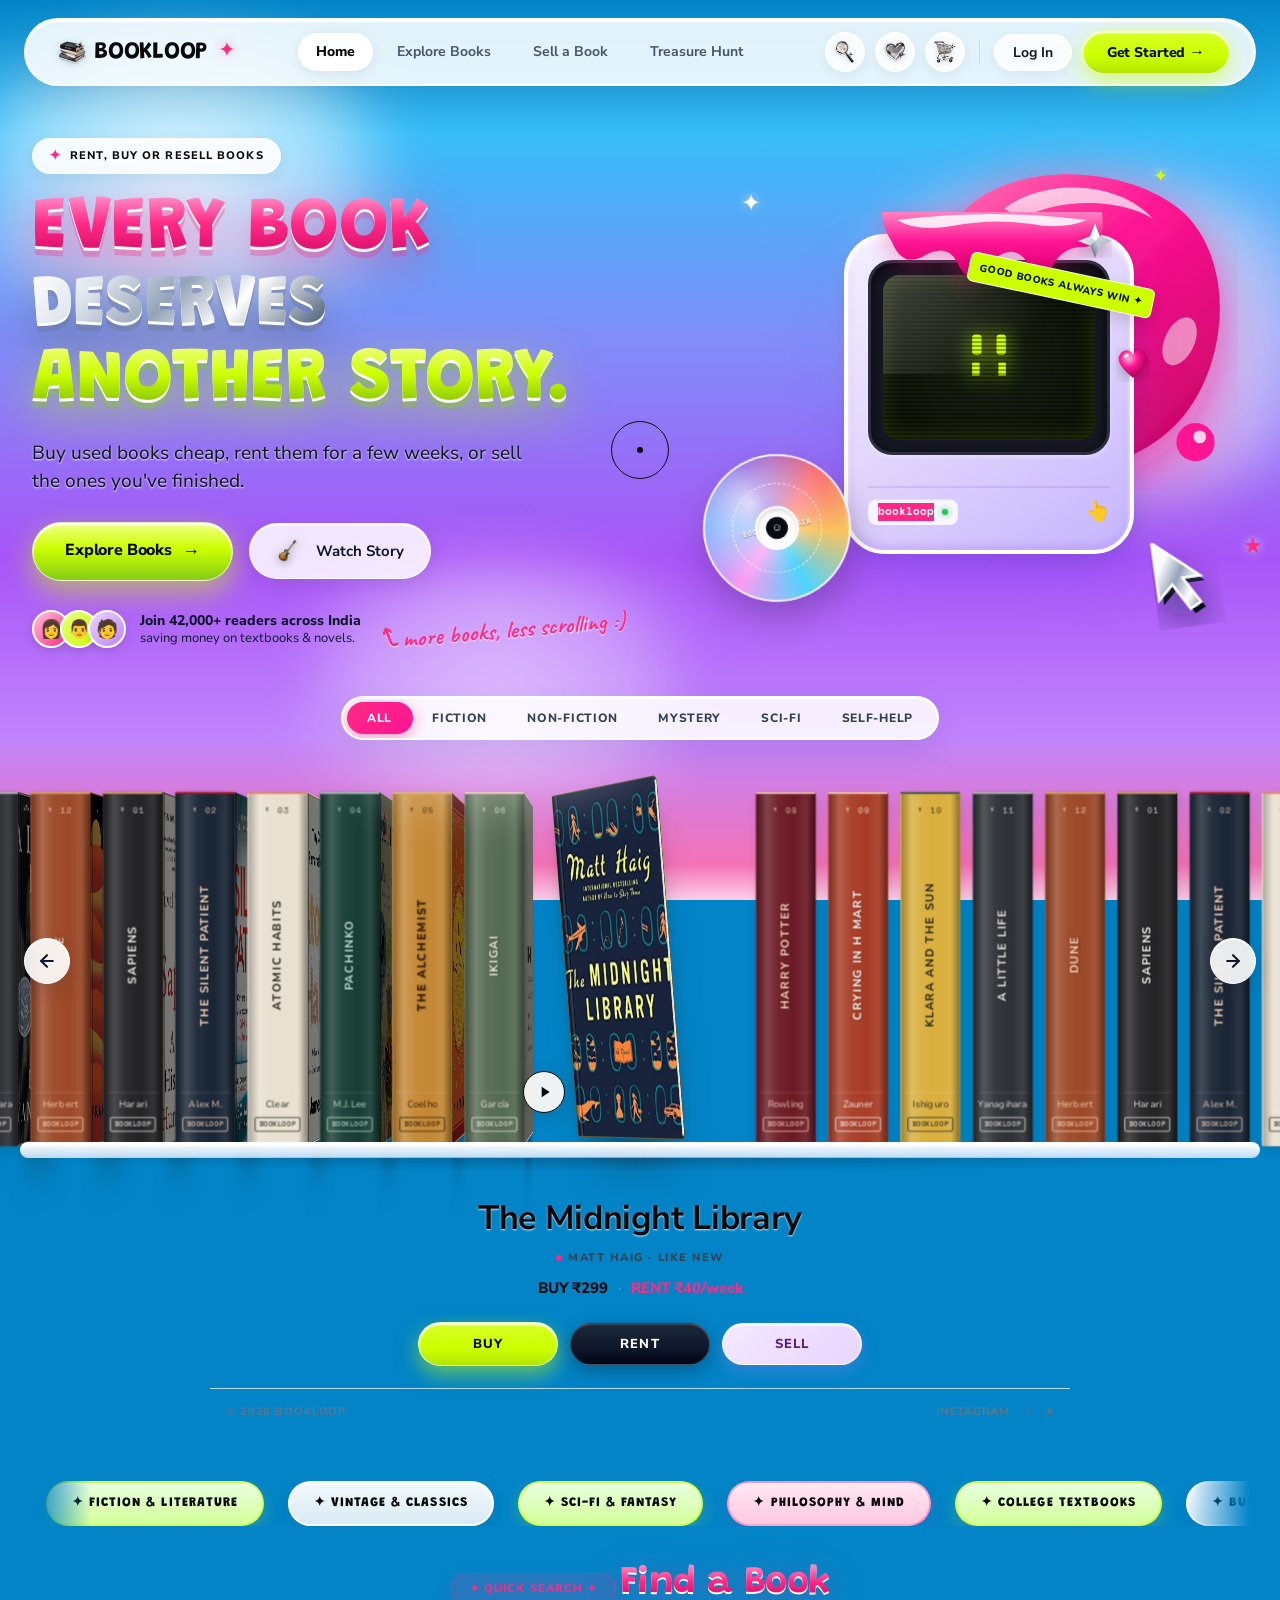
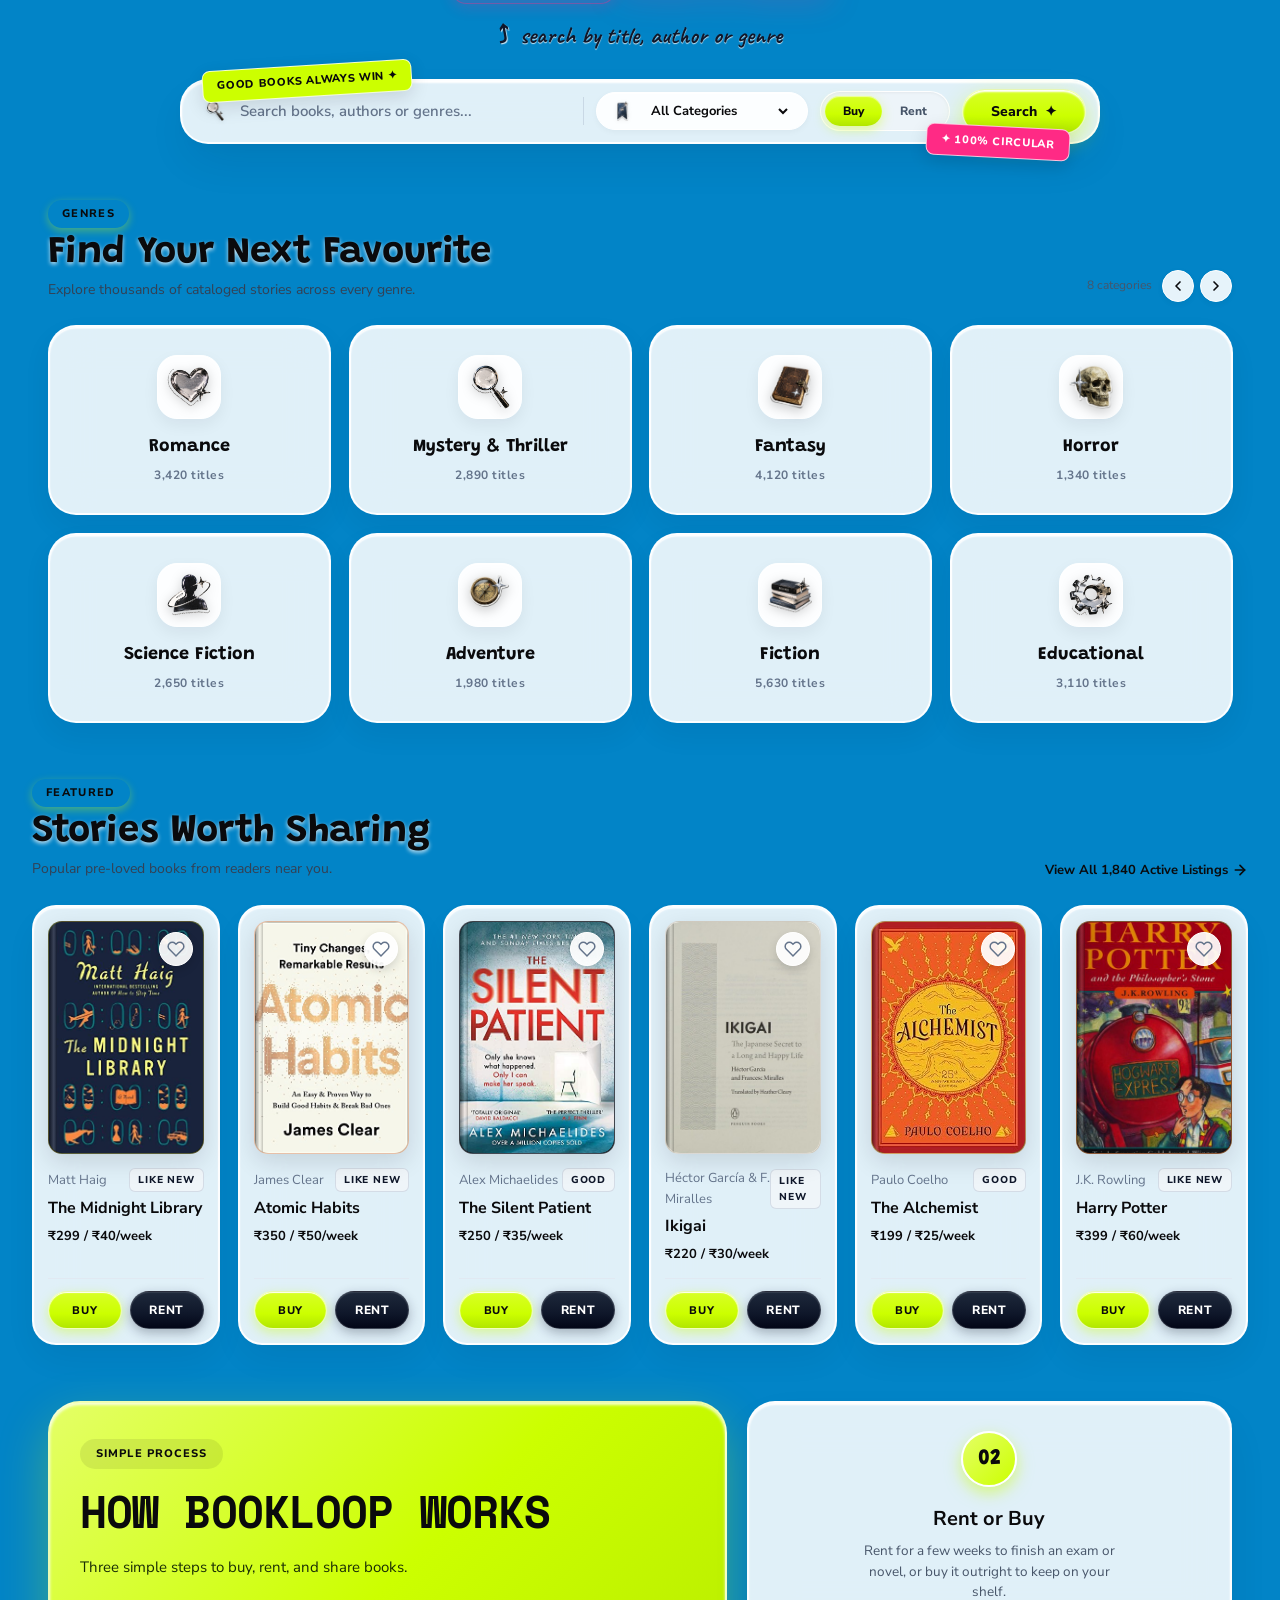
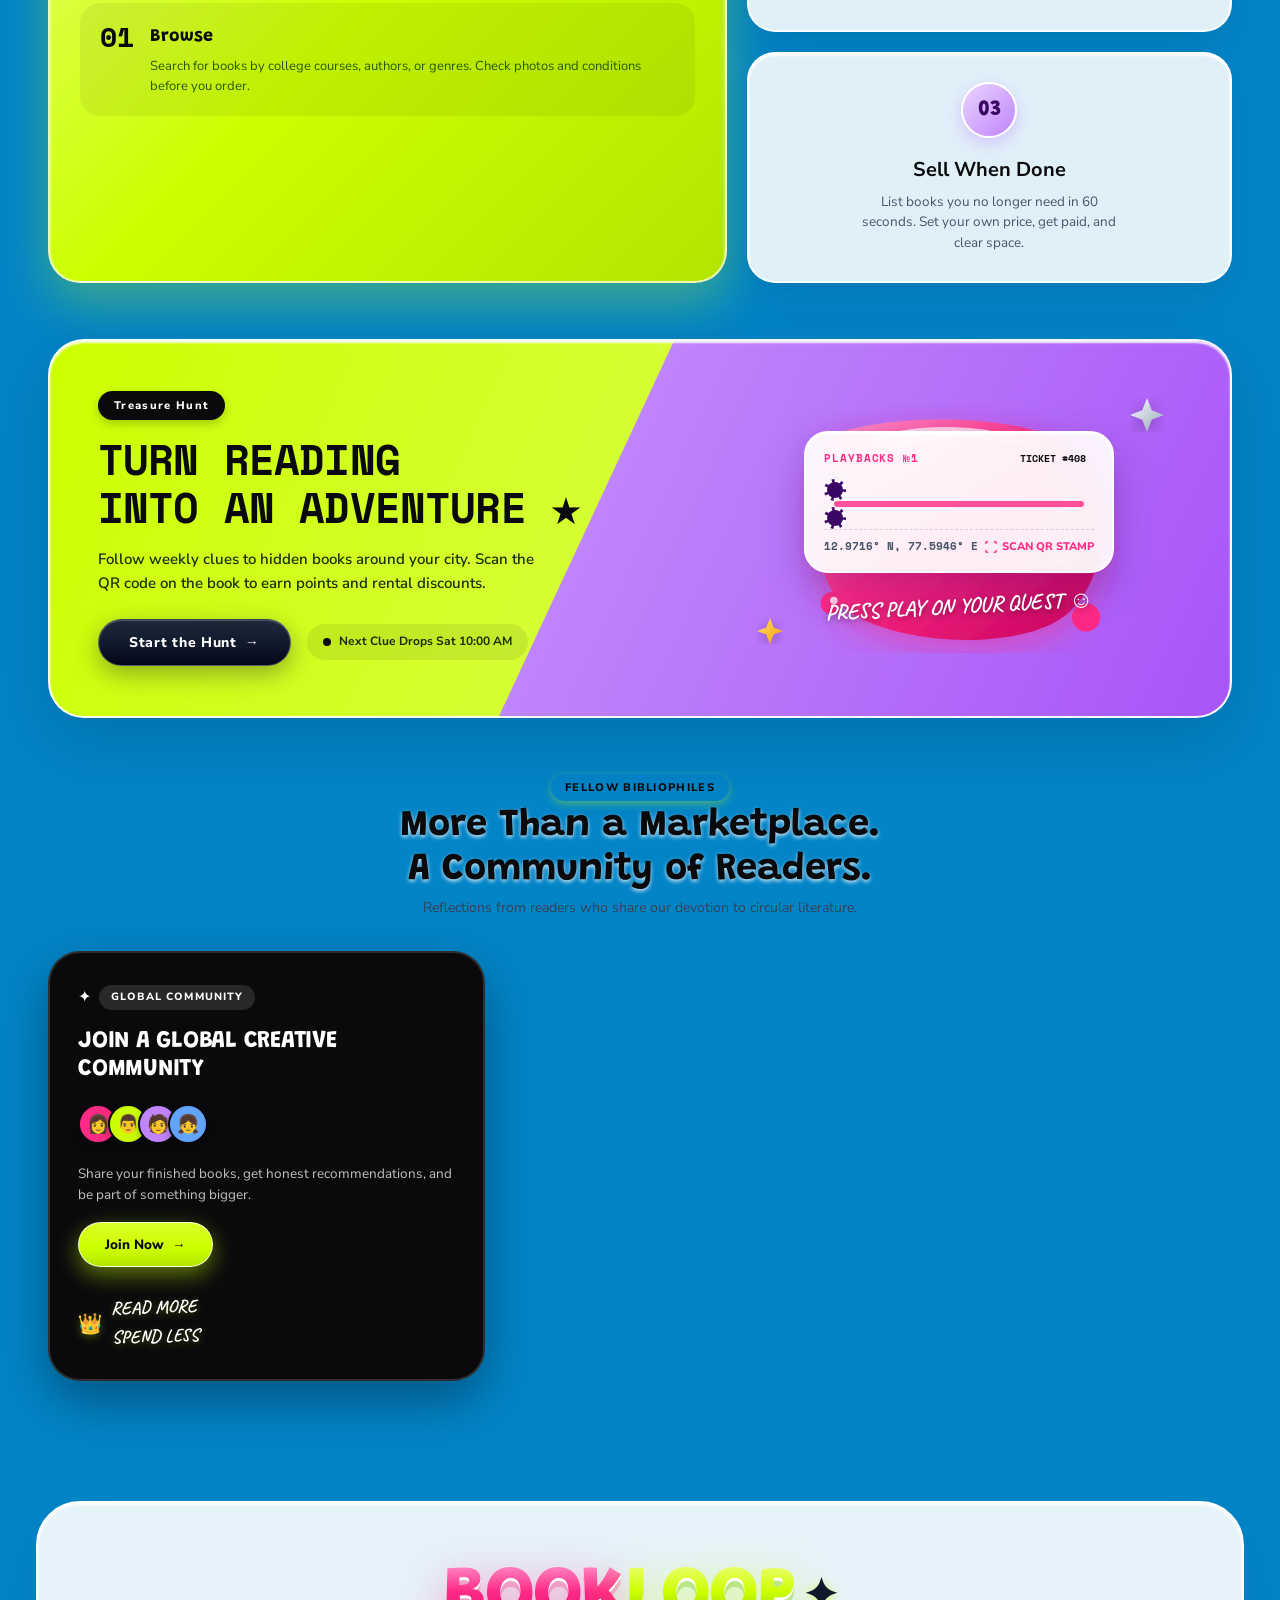
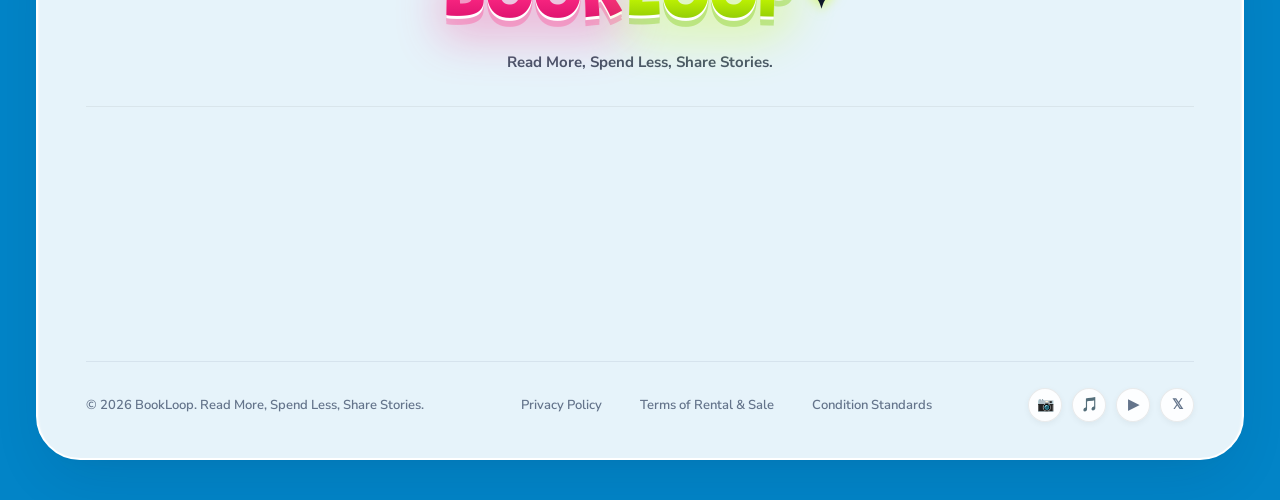
<file: index.html>
<!DOCTYPE html>
<html lang="en">
<head>
  <meta charset="utf-8"/>
  <meta content="width=device-width, initial-scale=1.0" name="viewport"/>
  <title>BookLoop | Buy, Rent and Sell Used Books in India</title>
  <meta name="description" content="Buy used books cheap, rent them for a few weeks, or sell the ones you have finished. India's student-friendly circular bookstore."/>
  
  <!-- Preconnect & Google Fonts: Grandstander (Display), Nunito Sans (Body), Caveat, Space Mono -->
  <link href="https://fonts.googleapis.com" rel="preconnect"/>
  <link crossorigin="" href="https://fonts.gstatic.com" rel="preconnect"/>
  <link href="https://fonts.googleapis.com/css2?family=Grandstander:ital,wght@0,100..900;1,100..900&family=Nunito+Sans:ital,wght@0,200..1000;1,200..1000&family=Caveat:wght@600;700&family=Space+Mono:wght@400;700&display=swap" rel="stylesheet"/>

  <!-- BookLoop Design System Stylesheet -->
  <link rel="stylesheet" href="style.css"/>

  <!-- Interactive Scripts (defer) -->
  <script src="books.js" defer></script>
  <script src="script.js" defer></script>
</head>

<body>

  <!-- =========================================================================
       HEADER (BookLoop Stitch Navigation)
       ========================================================================= -->
  <header class="site-header">
    <div class="header-inner">
      
      <!-- Brand Logo -->
      <a class="brand-logo" href="#">
        <img src="assets/stickers/books.png" alt="BookLoop" class="sticker-icon brand-sticker-img" />
        <span>BOOKLOOP</span>
        <span class="brand-sparkle-pill">✦</span>
      </a>

      <!-- Navigation Links -->
      <nav class="nav-links">
        <a class="nav-link active" href="#" id="nav-home-link">Home</a>
        <a class="nav-link" href="#featured-books" id="nav-explore-link">Explore Books</a>
        <a class="nav-link" href="#sell" id="nav-sell-link">Sell a Book</a>
        <a class="nav-link" href="#treasure-hunt" id="nav-hunt-link">Treasure Hunt</a>
      </nav>

      <!-- Utility Actions -->
      <div class="header-actions">
        <button aria-label="Search" class="header-icon-btn" id="header-search-btn" type="button">
          <img src="assets/stickers/search.png" alt="Search" class="sticker-icon header-sticker-img" />
        </button>
        <button aria-label="Wishlist" class="header-icon-btn" id="header-wishlist-btn" type="button">
          <img src="assets/stickers/heart.png" alt="Wishlist" class="sticker-icon header-sticker-img" />
          <span class="wishlist-badge" id="wishlist-badge">0</span>
        </button>
        <button aria-label="Cart" class="header-icon-btn" id="header-cart-btn" type="button">
          <img src="assets/stickers/cart.png" alt="Cart" class="sticker-icon header-sticker-img" />
          <span class="cart-badge" id="cart-badge">0</span>
        </button>
        
        <div class="header-divider"></div>

        <button class="btn-login" id="header-login-btn" type="button">Log In</button>
        <button class="btn-signup btn-lime-pill" id="header-signup-btn" type="button">
          <span>Get Started</span>
          <span class="btn-arrow">→</span>
        </button>
        
        <div class="avatar-wrap" id="header-avatar-wrap" style="position: relative;">
          <button class="avatar-circle" id="header-avatar-btn" type="button" aria-label="User profile">BM</button>
          <div class="avatar-dropdown" id="avatar-dropdown" style="display: none;">
            <div class="dropdown-user-info">
              <strong id="dropdown-user-name">Guest Reader</strong>
              <span id="dropdown-user-email">reader@bookloop.in</span>
            </div>
            <div class="dropdown-divider"></div>
            <button class="dropdown-item" id="dropdown-wishlist-btn" type="button">
              <img src="assets/stickers/heart.png" alt="" class="sticker-icon dropdown-sticker-img" />
              <span>My Wishlist</span>
            </button>
            <button class="dropdown-item" id="dropdown-orders-btn" type="button">
              <img src="assets/stickers/bookmark.png" alt="" class="sticker-icon dropdown-sticker-img" />
              <span>My Orders</span>
            </button>
            <button class="dropdown-item" id="dropdown-hunt-btn" type="button">
              <img src="assets/stickers/electric-guitar.png" alt="" class="sticker-icon dropdown-sticker-img" />
              <span>Treasure Hunt</span>
            </button>
            <div class="dropdown-divider"></div>
            <button class="dropdown-item danger" id="dropdown-delete-all-listings-btn" type="button">
              <img src="assets/stickers/gear.png" alt="" class="sticker-icon dropdown-sticker-img" />
              <span>Delete all my listings</span>
            </button>
            <button class="dropdown-item logout" id="dropdown-logout-btn" type="button">
              <img src="assets/stickers/user.png" alt="" class="sticker-icon dropdown-sticker-img" />
              <span>Log Out</span>
            </button>
          </div>
        </div>

        <!-- Hamburger Menu Toggle (Mobile) -->
        <button class="hamburger-btn" id="hamburger-btn" type="button" aria-label="Toggle navigation menu" aria-expanded="false">
          <span class="hamburger-line"></span>
          <span class="hamburger-line"></span>
          <span class="hamburger-line"></span>
        </button>
      </div>
    </div>
  </header>

  <!-- Mobile Navigation Drawer -->
  <div class="drawer-backdrop" id="mobile-nav-backdrop"></div>
  <aside class="mobile-nav-drawer" id="mobile-nav-drawer" aria-label="Mobile Navigation" aria-hidden="true">
    <div class="mobile-nav-header">
      <a class="brand-logo" href="#" style="gap: 8px;">
        <img src="assets/stickers/books.png" alt="BookLoop" class="sticker-icon brand-sticker-img" />
        <span>BOOKLOOP</span>
      </a>
      <button class="drawer-close-btn" id="mobile-nav-close" type="button" aria-label="Close menu">
        <svg viewBox="0 0 24 24" width="20" height="20" fill="none" stroke="currentColor" stroke-width="2"><line x1="18" y1="6" x2="6" y2="18"></line><line x1="6" y1="6" x2="18" y2="18"></line></svg>
      </button>
    </div>
    
    <div class="mobile-user-status" id="mobile-user-status">
      <!-- Populated dynamically with logged in user or guest prompt -->
    </div>

    <nav class="mobile-nav-links">
      <a class="mobile-nav-item active" href="#" id="mobile-nav-home">
        <img src="assets/stickers/home.png" alt="" class="sticker-icon mobile-sticker-img" />
        <span>Home</span>
      </a>
      <a class="mobile-nav-item" href="#featured-books-grid" id="mobile-nav-explore">
        <img src="assets/stickers/books.png" alt="" class="sticker-icon mobile-sticker-img" />
        <span>Explore Books</span>
      </a>
      <a class="mobile-nav-item" href="#sell" id="mobile-nav-sell">
        <img src="assets/stickers/gear.png" alt="" class="sticker-icon mobile-sticker-img" />
        <span>Sell a Book</span>
        <span class="mobile-nav-badge">Free</span>
      </a>
      <a class="mobile-nav-item" href="#treasure-hunt" id="mobile-nav-hunt">
        <img src="assets/stickers/electric-guitar.png" alt="" class="sticker-icon mobile-sticker-img" />
        <span>Treasure Hunt</span>
        <span class="mobile-nav-badge gold">Hunt</span>
      </a>
    </nav>

    <div class="mobile-nav-divider"></div>

    <div class="mobile-nav-secondary">
      <button class="mobile-nav-item" id="mobile-nav-wishlist" type="button">
        <img src="assets/stickers/heart.png" alt="" class="sticker-icon mobile-sticker-img" />
        <span>Saved Wishlist</span>
        <span class="mobile-count-pill" id="mobile-wishlist-count">0</span>
      </button>
      <button class="mobile-nav-item" id="mobile-nav-orders" type="button">
        <img src="assets/stickers/bookmark.png" alt="" class="sticker-icon mobile-sticker-img" />
        <span>My Orders &amp; Rentals</span>
      </button>
      <button class="mobile-nav-item" id="mobile-nav-standards" type="button">
        <img src="assets/stickers/books.png" alt="" class="sticker-icon mobile-sticker-img" />
        <span>Condition Standards</span>
      </button>
      <button class="mobile-nav-item danger" id="mobile-nav-delete-all" type="button" style="color: #ba1a1a;">
        <img src="assets/stickers/gear.png" alt="" class="sticker-icon mobile-sticker-img" />
        <span>Delete all my listings</span>
      </button>
    </div>

    <div class="mobile-nav-footer" id="mobile-auth-actions">
      <!-- Injected: Login / Sign Up buttons or Log Out button -->
    </div>
  </aside>

  <main class="main-content">

    <!-- =========================================================================
         1. HERO SECTION (Transformed with 3D Shelf from shelf-hero-reference.png)
         ========================================================================= -->
    <section class="hero-section">
      
      <!-- Soft Fluffy White Clouds (CSS / SVG) -->
      <div class="sky-clouds-container" aria-hidden="true">
        <div class="cloud-puff cloud-puff-1"></div>
        <div class="cloud-puff cloud-puff-2"></div>
        <div class="cloud-puff cloud-puff-3"></div>
      </div>

      <!-- Hero Showcase Bento Grid (Headline + Retro Computer + Slime + CD + Cursor) -->
      <div class="hero-showcase-grid">
        
        <!-- Left Column: Giant Bubble Letters & Hero Actions -->
        <div class="hero-intro-col">
          <div class="hero-badge-pill">
            <span class="badge-star">✦</span>
            <span>Rent, buy or resell books</span>
          </div>

          <!-- Giant Inflated Bubble Headings (Pink, Chrome, Lime) -->
          <h1 class="hero-bubble-title">
            <span class="bubble-word word-pink">EVERY BOOK</span><br/>
            <span class="bubble-word word-chrome">DESERVES</span><br/>
            <span class="bubble-word word-lime">ANOTHER STORY.</span>
          </h1>

          <p class="hero-subtext">
            Buy used books cheap, rent them for a few weeks, or sell the ones you've finished.
          </p>

          <!-- Hero Action CTAs -->
          <div class="hero-cta-row">
            <a href="#featured-books-grid" class="btn-explore-lime" id="hero-explore-cta">
              <span>Explore Books</span>
              <span class="cta-arrow">→</span>
            </a>
            <button class="btn-story-glass" id="hero-story-cta" type="button">
              <span class="play-disc" style="background: transparent; border: none; box-shadow: none;">
                <img src="assets/stickers/electric-guitar.png" alt="" class="sticker-icon hero-guitar-sticker" />
              </span>
              <span>Watch Story</span>
            </button>
          </div>

          <!-- Reader Avatars & Handwritten Annotation -->
          <div class="hero-social-row">
            <div class="reader-avatar-stack">
              <span class="avatar-face av-pink">👩</span>
              <span class="avatar-face av-lime">👨</span>
              <span class="avatar-face av-lavender">🧑</span>
            </div>
            <div class="social-text-block">
              <strong>Join 42,000+ readers across India</strong>
              <span>saving money on textbooks &amp; novels.</span>
            </div>
            <!-- Handwritten Note with Arrow in Caveat -->
            <div class="hero-handwritten-note">
              <span class="note-arrow">⤴</span>
              <span>more books, less scrolling :)</span>
            </div>
          </div>
        </div>

        <!-- Right Column: 3D Retro Computer, Pink Slime, Holographic CD & Chrome Cursor Arrow -->
        <div class="hero-objects-col" aria-hidden="true">
          
          <!-- Background Slime Splatter Behind Computer -->
          <div class="slime-backdrop-blob">
            <svg viewBox="0 0 320 320" width="340" height="340">
              <defs>
                <linearGradient id="slimeGrad" x1="0%" y1="0%" x2="100%" y2="100%">
                  <stop offset="0%" stop-color="#ff79b8"/>
                  <stop offset="45%" stop-color="#ff1493"/>
                  <stop offset="100%" stop-color="#c00060"/>
                </linearGradient>
                <filter id="slimeGlow" x="-20%" y="-20%" width="140%" height="140%">
                  <feDropShadow dx="0" dy="16" stdDeviation="18" flood-color="rgba(255, 20, 147, 0.45)"/>
                </filter>
              </defs>
              <path filter="url(#slimeGlow)" fill="url(#slimeGrad)" d="M70,50 C120,10 220,15 270,60 C320,110 310,210 260,260 C210,310 110,320 60,270 C10,220 20,90 70,50 Z"/>
              <!-- Specular slime highlights -->
              <path d="M100,55 C140,25 210,30 240,65 C220,50 160,40 115,65 Z" fill="rgba(255,255,255,0.7)"/>
              <ellipse cx="265" cy="180" rx="14" ry="24" transform="rotate(25 265 180)" fill="rgba(255,255,255,0.5)"/>
              <!-- Dripping Goo Drops -->
              <circle cx="45" cy="240" r="14" fill="#ff1493"/>
              <circle cx="48" cy="236" r="5" fill="rgba(255,255,255,0.8)"/>
              <circle cx="280" cy="275" r="18" fill="#ff1493"/>
              <circle cx="284" cy="270" r="6" fill="rgba(255,255,255,0.8)"/>
            </svg>
          </div>

          <!-- The Retro Computer Monitor -->
          <div class="retro-pc-case">
            
            <!-- Dripping Slime Over Top Edge -->
            <div class="pc-slime-crown">
              <svg viewBox="0 0 240 70" width="240" height="70">
                <defs>
                  <linearGradient id="crownGrad" x1="0%" y1="0%" x2="0%" y2="100%">
                    <stop offset="0%" stop-color="#ff94ca"/>
                    <stop offset="50%" stop-color="#ff1493"/>
                    <stop offset="100%" stop-color="#d4006c"/>
                  </linearGradient>
                </defs>
                <path d="M10,0 Q120,-10 230,0 Q235,35 210,35 Q190,35 180,55 Q170,70 155,50 Q145,35 130,42 Q115,50 105,62 Q95,72 85,50 Q75,30 50,45 Q30,55 20,30 Q10,15 10,0 Z" fill="url(#crownGrad)"/>
                <path d="M25,8 Q120,-4 215,8 Q190,18 160,12 Q120,6 80,14 Q45,20 25,8 Z" fill="rgba(255,255,255,0.85)"/>
              </svg>
            </div>

            <!-- Sticky Note on Monitor -->
            <div class="pc-sticker-sticky">
              <span>GOOD BOOKS ALWAYS WIN ✦</span>
            </div>

            <!-- Floating 3D Pink Heart -->
            <div class="pc-heart-3d">
              <svg viewBox="0 0 40 40" width="34" height="34">
                <defs>
                  <radialGradient id="heartGrad" cx="35%" cy="30%" r="70%">
                    <stop offset="0%" stop-color="#ffb3d9"/>
                    <stop offset="45%" stop-color="#ff1493"/>
                    <stop offset="100%" stop-color="#a80050"/>
                  </radialGradient>
                </defs>
                <path d="M20,35 C5,23 0,14 5,7 C10,0 17,2 20,8 C23,2 30,0 35,7 C40,14 35,23 20,35 Z" fill="url(#heartGrad)" filter="drop-shadow(0 4px 8px rgba(0,0,0,0.25))"/>
                <ellipse cx="12" cy="9" rx="3.5" ry="2" transform="rotate(-30 12 9)" fill="rgba(255,255,255,0.85)"/>
              </svg>
            </div>

            <!-- Chrome Star on Monitor Corner -->
            <div class="pc-chrome-star-icon">
              <svg viewBox="0 0 36 36" width="34" height="34">
                <defs>
                  <linearGradient id="starFacet1" x1="0%" y1="0%" x2="100%" y2="100%">
                    <stop offset="0%" stop-color="#ffffff"/>
                    <stop offset="100%" stop-color="#94a3b8"/>
                  </linearGradient>
                  <linearGradient id="starFacet2" x1="100%" y1="0%" x2="0%" y2="100%">
                    <stop offset="0%" stop-color="#e2e8f0"/>
                    <stop offset="100%" stop-color="#475569"/>
                  </linearGradient>
                </defs>
                <polygon points="18,0 23,13 36,18 23,23 18,36 13,23 0,18 13,13" fill="url(#starFacet1)" filter="drop-shadow(0 4px 10px rgba(0,0,0,0.3))"/>
                <polygon points="18,0 23,13 18,18 13,13" fill="#ffffff"/>
                <polygon points="18,18 23,23 18,36 13,23" fill="url(#starFacet2)"/>
              </svg>
            </div>

            <!-- CRT Screen Bezel -->
            <div class="pc-bezel">
              <div class="pc-crt-screen">
                <div class="pc-scanlines"></div>
                <div class="pc-screen-glare"></div>
                <!-- Glowing Pixel Smiley Face -->
                <div class="pixel-smiley-face">
                  <svg viewBox="0 0 32 32" width="60" height="60">
                    <rect x="7" y="6" width="5" height="11" rx="2" fill="#ccff00"/>
                    <rect x="20" y="6" width="5" height="11" rx="2" fill="#ccff00"/>
                    <path d="M7 21h4v4h10v-4h4v7h-4v-3H11v3H7z" fill="#ccff00"/>
                  </svg>
                </div>
              </div>
            </div>

            <!-- Floppy Bay with "bookloop" and Hand Cursor -->
            <div class="pc-bottom-bay">
              <div class="pc-floppy-badge">
                <span class="badge-label">bookloop</span>
                <span class="badge-light"></span>
              </div>
              <div class="pc-hand-cursor">👆</div>
            </div>
          </div>

          <!-- Holographic Rainbow CD with Smiley Center -->
          <div class="holographic-cd">
            <div class="cd-rainbow-ring"></div>
            <div class="cd-radial-glint"></div>
            <div class="cd-label-ring">
              <span class="cd-text">BOOKLOOP INDIA</span>
            </div>
            <div class="cd-center-spindle">
              <div class="cd-spindle-hole">
                <span class="spindle-smiley">☺</span>
              </div>
            </div>
          </div>

          <!-- Giant 3D Bevelled Chrome Cursor Arrow -->
          <div class="big-3d-cursor">
            <svg viewBox="0 0 54 64" width="76" height="88">
              <defs>
                <linearGradient id="cursorChrome1" x1="0%" y1="0%" x2="100%" y2="100%">
                  <stop offset="0%" stop-color="#ffffff"/>
                  <stop offset="25%" stop-color="#f8fafc"/>
                  <stop offset="50%" stop-color="#94a3b8"/>
                  <stop offset="75%" stop-color="#ffffff"/>
                  <stop offset="100%" stop-color="#64748b"/>
                </linearGradient>
                <linearGradient id="cursorDarkEdge" x1="0%" y1="0%" x2="0%" y2="100%">
                  <stop offset="0%" stop-color="#334155"/>
                  <stop offset="100%" stop-color="#020617"/>
                </linearGradient>
                <filter id="cursor3dGlow" x="-30%" y="-30%" width="160%" height="160%">
                  <feDropShadow dx="2" dy="14" stdDeviation="12" flood-color="rgba(15,23,42,0.45)"/>
                </filter>
              </defs>
              <g filter="url(#cursor3dGlow)">
                <!-- Extruded 3D Shadow Edge -->
                <polygon points="5,5 5,46 16,36 27,55 35,51 24,32 37,32" fill="url(#cursorDarkEdge)"/>
                <!-- Shiny Chrome Face -->
                <polygon points="2,0 2,42 13,32 24,51 32,47 21,28 34,28" fill="url(#cursorChrome1)" stroke="#ffffff" stroke-width="1.8"/>
              </g>
            </svg>
          </div>

          <!-- Floating Little Stars -->
          <span class="sparkle-star-float st-1">✦</span>
          <span class="sparkle-star-float st-2">✦</span>
          <span class="sparkle-star-float st-3">★</span>

        </div>

      </div>

      <!-- Genre Filter Tabs (Sliding indicator + Forest Green #244C3B) -->
      <nav aria-label="Genre Filter" class="genre-tabs-bar" id="genre-tabs-bar">
        <div class="tab-indicator" id="tab-indicator"></div>
        <button class="genre-tab-btn active" data-genre="all" type="button">ALL</button>
        <button class="genre-tab-btn" data-genre="fiction" type="button">FICTION</button>
        <button class="genre-tab-btn" data-genre="non-fiction" type="button">NON-FICTION</button>
        <button class="genre-tab-btn" data-genre="mystery" type="button">MYSTERY</button>
        <button class="genre-tab-btn" data-genre="sci-fi" type="button">SCI-FI</button>
        <button class="genre-tab-btn" data-genre="self-help" type="button">SELF-HELP</button>
      </nav>

      <!-- THE 3D BOOKSHELF (36 Cuboids, Endless Loop, 3D Physical Rotation) -->
      <section aria-label="BookLoop Bookshelf" class="hero-shelf-container" id="shelf-container">
        
        <!-- Left Navigation Arrow -->
        <button aria-label="Previous book" class="shelf-arrow-btn prev" id="shelf-prev" type="button">
          <svg viewBox="0 0 24 24" width="20" height="20" fill="none" stroke="currentColor" stroke-width="2.5" stroke-linecap="round" stroke-linejoin="round"><line x1="19" y1="12" x2="5" y2="12"></line><polyline points="12 19 5 12 12 5"></polyline></svg>
        </button>

        <!-- Right Navigation Arrow -->
        <button aria-label="Next book" class="shelf-arrow-btn next" id="shelf-next" type="button">
          <svg viewBox="0 0 24 24" width="20" height="20" fill="none" stroke="currentColor" stroke-width="2.5" stroke-linecap="round" stroke-linejoin="round"><line x1="5" y1="12" x2="19" y2="12"></line><polyline points="12 5 19 12 12 19"></polyline></svg>
        </button>

        <!-- The 3D Stage -->
        <div class="shelf-3d-stage" id="shelf-3d-stage">
          <div class="stage" id="stage-3d">
            <!-- 36 3D Tape Cuboids rendered dynamically by script.js -->
          </div>

          <!-- Floating Play Ring / Open Indicator on Active Cover -->
          <button aria-label="Open Book Detail" class="hero-play-ring" id="hero-play-ring" type="button">
            <svg viewBox="0 0 24 24" width="16" height="16" fill="currentColor"><polygon points="7 4 19 12 7 20 7 4"></polygon></svg>
          </button>
        </div>

        <!-- Architectural Shelf Baseline Plank -->
        <div class="shelf-baseline-plank">
          <div class="shelf-plank-shadow"></div>
        </div>
      </section>

      <!-- BELOW THE SHELF: Masked Slide Caption Stack with Playfair Display & BUY / RENT CTAs -->
      <div aria-live="polite" class="shelf-caption-stack">
        <!-- Masked Title Line -->
        <div class="caption-line-mask title-mask">
          <div class="caption-slot" id="caption-title-slot">
            <h3 class="caption-title" id="caption-title">The Midnight Library</h3>
          </div>
        </div>
        
        <!-- Masked Metadata Line -->
        <div class="caption-line-mask meta-mask">
          <div class="caption-slot" id="caption-meta-slot">
            <div class="caption-metadata" id="caption-meta">
              <span class="caption-bullet"></span>
              <span>MATT HAIG · LIKE NEW</span>
            </div>
          </div>
        </div>

        <!-- Masked Pricing Line -->
        <div class="caption-line-mask price-mask">
          <div class="caption-slot" id="caption-price-slot">
            <p class="caption-pricing" id="caption-pricing">
              <span class="price-buy">BUY ₹299</span> <span style="color: var(--outline); font-weight: 300; margin: 0 6px;">·</span> <span class="price-rent">RENT ₹40/week</span>
            </p>
          </div>
        </div>

        <!-- Prominent BUY & RENT Action Buttons (Forest Green #244C3B) -->
        <div class="hero-cta-buttons">
          <button class="btn-hero-buy" id="hero-buy-btn" type="button">BUY</button>
          <button class="btn-hero-rent" id="hero-rent-btn" type="button">RENT</button>
          <button class="btn-hero-sell" id="hero-sell-btn" type="button">SELL</button>
        </div>

        <!-- Minimal Subtitle Footer Strip -->
        <div class="hero-footer-strip">
          <span>&copy; 2026 BOOKLOOP</span>
          <div style="display: flex; gap: 16px;">
            <a href="#instagram" data-info="instagram">INSTAGRAM</a>
            <span>/</span>
            <a href="#twitter" data-info="twitter">X</a>
          </div>
        </div>
      </div>

    </section>

    <!-- =========================================================================
         2. SEARCH & DISCOVERY BAR (Stitch Design)
         ========================================================================= -->
    <!-- Slow-moving Marquee Strip of Genre Names (Glossy Y2K Ticker) -->
    <div class="genre-marquee-ribbon" aria-hidden="true">
      <div class="genre-marquee-track">
        <span class="marquee-item">✦ FICTION &amp; LITERATURE</span>
        <span class="marquee-item">✦ VINTAGE &amp; CLASSICS</span>
        <span class="marquee-item">✦ SCI-FI &amp; FANTASY</span>
        <span class="marquee-item">✦ PHILOSOPHY &amp; MIND</span>
        <span class="marquee-item">✦ COLLEGE TEXTBOOKS</span>
        <span class="marquee-item">✦ BUY, RENT &amp; RESELL</span>
        <span class="marquee-item">✦ MEMOIRS &amp; BIOGRAPHIES</span>
        <span class="marquee-item">✦ READ, SHARE &amp; SAVE</span>
        <!-- Marquee Loop Duplicate -->
        <span class="marquee-item">✦ FICTION &amp; LITERATURE</span>
        <span class="marquee-item">✦ VINTAGE &amp; CLASSICS</span>
        <span class="marquee-item">✦ SCI-FI &amp; FANTASY</span>
        <span class="marquee-item">✦ PHILOSOPHY &amp; MIND</span>
        <span class="marquee-item">✦ COLLEGE TEXTBOOKS</span>
        <span class="marquee-item">✦ BUY, RENT &amp; RESELL</span>
        <span class="marquee-item">✦ MEMOIRS &amp; BIOGRAPHIES</span>
        <span class="marquee-item">✦ READ, SHARE &amp; SAVE</span>
      </div>
    </div>

    <div class="search-bar-wrap">
      <!-- Playful Section Header with Inflated Heading & Doodle -->
      <div class="search-header-interactive">
        <span class="search-bubble-pill">✦ QUICK SEARCH ✦</span>
        <h2 class="search-section-heading inflated-heading">Find a Book</h2>
        <div class="search-doodle-note">
          <span class="doodle-arrow">⤴</span> search by title, author or genre
        </div>
      </div>

      <div class="search-bar-card glass-card">
        <!-- Playful Sticker Notes -->
        <div class="sticker-note sticker-green search-sticker-left">
          <span>GOOD BOOKS ALWAYS WIN ✦</span>
        </div>
        <div class="sticker-note sticker-orange search-sticker-right">
          <span>✦ 100% CIRCULAR</span>
        </div>
        
        <!-- Search input -->
        <div class="search-input-field">
          <img src="assets/stickers/search.png" alt="" class="sticker-icon search-input-sticker-img" />
          <input id="book-search-input" placeholder="Search books, authors or genres..." type="text"/>
        </div>

        <div class="search-divider-v"></div>

        <!-- Facet Category Dropdown -->
        <div class="search-category-dropdown">
          <img src="assets/stickers/bookmark.png" alt="" class="sticker-icon search-input-sticker-img" />
          <select>
            <option>All Categories</option>
            <option>Fiction &amp; Literature</option>
            <option>Non-Fiction</option>
            <option>Self-Help &amp; Mindset</option>
            <option>Classics &amp; Vintage</option>
          </select>
        </div>

        <!-- Buy / Rent Segmented Toggle -->
        <div class="search-buy-rent-toggle">
          <button class="buy-rent-toggle-btn active" type="button">Buy</button>
          <button class="buy-rent-toggle-btn" type="button">Rent</button>
        </div>

        <!-- Search Submit CTA -->
        <button class="btn-search-submit btn-pill-glossy" type="button">
          <span>Search</span>
          <span style="font-size: 14px;">✦</span>
        </button>
      </div>
    </div>

    <!-- =========================================================================
         3. BROWSE BY GENRE (8 Categories)
         ========================================================================= -->
    <section class="section-browse-genres" id="explore">
      <div class="section-header-row">
        <div>
          <span class="section-eyebrow">Genres</span>
          <h2 class="section-title">Find Your Next Favourite</h2>
          <p class="section-desc">Explore thousands of cataloged stories across every genre.</p>
        </div>
        <div class="genre-aisles-counter">
          <span>8 categories</span>
          <div class="genre-carousel-nav">
            <button aria-label="Previous genre" class="btn-carousel-circle" id="genre-prev" type="button">
              <svg viewBox="0 0 24 24" width="16" height="16" fill="none" stroke="currentColor" stroke-width="2.5" stroke-linecap="round" stroke-linejoin="round"><polyline points="15 18 9 12 15 6"></polyline></svg>
            </button>
            <button aria-label="Next genre" class="btn-carousel-circle" id="genre-next" type="button">
              <svg viewBox="0 0 24 24" width="16" height="16" fill="none" stroke="currentColor" stroke-width="2.5" stroke-linecap="round" stroke-linejoin="round"><polyline points="9 18 15 12 9 6"></polyline></svg>
            </button>
          </div>
        </div>
      </div>

      <!-- 8 Genre Cards Grid with 3D Mini Spines -->
      <div class="genres-grid">
        
        <!-- Card 1: Romance -->
        <div class="genre-card" data-genre="fiction">
          <div class="genre-card-icon">
            <img src="assets/stickers/heart.png" alt="Romance" class="genre-sticker-img" />
          </div>
          <div class="genre-card-text">
            <h3>Romance</h3>
            <p class="genre-card-count">3,420 titles</p>
          </div>
        </div>

        <!-- Card 2: Mystery & Thriller -->
        <div class="genre-card" data-genre="mystery">
          <div class="genre-card-icon">
            <img src="assets/stickers/search.png" alt="Mystery & Thriller" class="genre-sticker-img" />
          </div>
          <div class="genre-card-text">
            <h3>Mystery &amp; Thriller</h3>
            <p class="genre-card-count">2,890 titles</p>
          </div>
        </div>

        <!-- Card 3: Fantasy -->
        <div class="genre-card" data-genre="fiction">
          <div class="genre-card-icon">
            <img src="assets/stickers/fantasy-grimoire.png" alt="Fantasy" class="genre-sticker-img" />
          </div>
          <div class="genre-card-text">
            <h3>Fantasy</h3>
            <p class="genre-card-count">4,120 titles</p>
          </div>
        </div>

        <!-- Card 4: Horror -->
        <div class="genre-card" data-genre="mystery">
          <div class="genre-card-icon">
            <img src="assets/stickers/horror-skull.png" alt="Horror" class="genre-sticker-img" />
          </div>
          <div class="genre-card-text">
            <h3>Horror</h3>
            <p class="genre-card-count">1,340 titles</p>
          </div>
        </div>

        <!-- Card 5: Science Fiction -->
        <div class="genre-card" data-genre="sci-fi">
          <div class="genre-card-icon">
            <img src="assets/stickers/user.png" alt="Science Fiction" class="genre-sticker-img" />
          </div>
          <div class="genre-card-text">
            <h3>Science Fiction</h3>
            <p class="genre-card-count">2,650 titles</p>
          </div>
        </div>

        <!-- Card 6: Adventure -->
        <div class="genre-card" data-genre="fiction">
          <div class="genre-card-icon">
            <img src="assets/stickers/adventure-compass.png" alt="Adventure" class="genre-sticker-img" />
          </div>
          <div class="genre-card-text">
            <h3>Adventure</h3>
            <p class="genre-card-count">1,980 titles</p>
          </div>
        </div>

        <!-- Card 7: Fiction -->
        <div class="genre-card" data-genre="fiction">
          <div class="genre-card-icon">
            <img src="assets/stickers/books.png" alt="Fiction" class="genre-sticker-img" />
          </div>
          <div class="genre-card-text">
            <h3>Fiction</h3>
            <p class="genre-card-count">5,630 titles</p>
          </div>
        </div>

        <!-- Card 8: Educational -->
        <div class="genre-card" data-genre="non-fiction">
          <div class="genre-card-icon">
            <img src="assets/stickers/gear.png" alt="Educational" class="genre-sticker-img" />
          </div>
          <div class="genre-card-text">
            <h3>Educational</h3>
            <p class="genre-card-count">3,110 titles</p>
          </div>
        </div>

      </div>
    </section>

    <!-- =========================================================================
         4. FEATURED BOOKS ("Stories Worth Sharing" - 6 CSS Cover Cards)
         ========================================================================= -->
    <section class="section-featured-books">
      <div class="section-header-row">
        <div>
          <span class="section-eyebrow">Featured</span>
          <h2 class="section-title">Stories Worth Sharing</h2>
          <p class="section-desc">Popular pre-loved books from readers near you.</p>
        </div>
        <a class="view-all-link" href="#">
          <span>View All 1,840 Active Listings</span>
          <svg viewBox="0 0 24 24" width="16" height="16" fill="none" stroke="currentColor" stroke-width="2.5" stroke-linecap="round" stroke-linejoin="round"><line x1="5" y1="12" x2="19" y2="12"></line><polyline points="12 5 19 12 12 19"></polyline></svg>
        </a>
      </div>

      <!-- 6-Card Responsive Grid with Rich CSS Book Covers -->
      <div class="books-grid" id="featured-books-grid">
        
        <!-- CARD 1: The Midnight Library -->
        <div class="book-card">
          <div>
            <div class="book-card-cover cover-midnight-library">
              <button aria-label="Add to wishlist" class="card-wishlist-btn" type="button">
                <svg viewBox="0 0 24 24" fill="none" stroke="currentColor" stroke-width="2"><path d="M20.84 4.61a5.5 5.5 0 0 0-7.78 0L12 5.67l-1.06-1.06a5.5 5.5 0 0 0-7.78 7.78l1.06 1.06L12 21.23l7.78-7.78 1.06-1.06a5.5 5.5 0 0 0 0-7.78z"></path></svg>
              </button>
              <div class="cover-header-meta">
                <span class="cover-header-tag">BOOKLOOP</span>
                <span style="color: #deb05c;"><svg viewBox="0 0 24 24" width="14" height="14" fill="none" stroke="currentColor" stroke-width="2"><path d="M4 19.5A2.5 2.5 0 0 1 6.5 17H20"></path><path d="M6.5 2H20v20H6.5A2.5 2.5 0 0 1 4 19.5v-15A2.5 2.5 0 0 1 6.5 2z"></path></svg></span>
              </div>
              <div class="cover-center-motif">
                <div class="cover-icon-emblem" style="color: #deb05c; border-color: #deb05c66;">
                  <svg viewBox="0 0 24 24" width="22" height="22" fill="none" stroke="currentColor" stroke-width="1.8"><path d="M21 12.79A9 9 0 1 1 11.21 3 7 7 0 0 0 21 12.79z"></path><circle cx="17" cy="6" r="1" fill="currentColor"></circle></svg>
                </div>
                <h4 class="cover-title" style="font-size: 17px;">The Midnight<br/>Library</h4>
                <p class="cover-author">Matt Haig</p>
              </div>
              <div class="cover-footer-meta">
                <span class="cover-edition-tag">Clothbound Hardcover</span>
                <span class="cover-price-badge">₹299</span>
              </div>
            </div>
            <div class="book-card-meta">
              <div class="book-card-meta-row">
                <span>Matt Haig</span>
                <span class="book-condition-badge">LIKE NEW</span>
              </div>
              <h3 class="book-card-title">The Midnight Library</h3>
              <p class="book-card-price">₹299 / ₹40 per week</p>
            </div>
          </div>
          <div class="book-card-actions">
            <button class="btn-card-buy" type="button">BUY</button>
            <button class="btn-card-rent" type="button">RENT</button>
          </div>
        </div>

        <!-- CARD 2: Atomic Habits -->
        <div class="book-card">
          <div>
            <div class="book-card-cover cover-atomic-habits">
              <button aria-label="Add to wishlist" class="card-wishlist-btn" type="button">
                <svg viewBox="0 0 24 24" fill="none" stroke="currentColor" stroke-width="2"><path d="M20.84 4.61a5.5 5.5 0 0 0-7.78 0L12 5.67l-1.06-1.06a5.5 5.5 0 0 0-7.78 7.78l1.06 1.06L12 21.23l7.78-7.78 1.06-1.06a5.5 5.5 0 0 0 0-7.78z"></path></svg>
              </button>
              <div class="cover-header-meta">
                <span class="cover-header-tag" style="color: #885117;">BOOKLOOP</span>
                <span style="color: #d97c55;"><svg viewBox="0 0 24 24" width="14" height="14" fill="none" stroke="currentColor" stroke-width="2"><path d="M4 19.5A2.5 2.5 0 0 1 6.5 17H20"></path><path d="M6.5 2H20v20H6.5A2.5 2.5 0 0 1 4 19.5v-15A2.5 2.5 0 0 1 6.5 2z"></path></svg></span>
              </div>
              <div class="cover-center-motif">
                <div class="cover-icon-emblem" style="color: #d97c55; border-color: #d97c5566;">
                  <svg viewBox="0 0 24 24" width="22" height="22" fill="none" stroke="currentColor" stroke-width="1.8"><circle cx="12" cy="12" r="3" fill="currentColor"></circle><ellipse cx="12" cy="12" rx="9" ry="3.5" transform="rotate(30 12 12)"></ellipse><ellipse cx="12" cy="12" rx="9" ry="3.5" transform="rotate(-30 12 12)"></ellipse></svg>
                </div>
                <h4 class="cover-title" style="font-size: 17px; color: #1b1c18;">Atomic Habits</h4>
                <p class="cover-author" style="color: #414844;">James Clear</p>
              </div>
              <div class="cover-footer-meta" style="border-top-color: rgba(217,124,85,0.3);">
                <span class="cover-edition-tag" style="color: #77766F;">Hardcover Edition</span>
                <span class="cover-price-badge" style="color: #885117;">₹350</span>
              </div>
            </div>
            <div class="book-card-meta">
              <div class="book-card-meta-row">
                <span>James Clear</span>
                <span class="book-condition-badge">LIKE NEW</span>
              </div>
              <h3 class="book-card-title">Atomic Habits</h3>
              <p class="book-card-price">₹350 / ₹50 per week</p>
            </div>
          </div>
          <div class="book-card-actions">
            <button class="btn-card-buy" type="button">BUY</button>
            <button class="btn-card-rent" type="button">RENT</button>
          </div>
        </div>

        <!-- CARD 3: The Silent Patient -->
        <div class="book-card">
          <div>
            <div class="book-card-cover cover-silent-patient">
              <button aria-label="Add to wishlist" class="card-wishlist-btn" type="button">
                <svg viewBox="0 0 24 24" fill="none" stroke="currentColor" stroke-width="2"><path d="M20.84 4.61a5.5 5.5 0 0 0-7.78 0L12 5.67l-1.06-1.06a5.5 5.5 0 0 0-7.78 7.78l1.06 1.06L12 21.23l7.78-7.78 1.06-1.06a5.5 5.5 0 0 0 0-7.78z"></path></svg>
              </button>
              <div class="cover-header-meta">
                <span class="cover-header-tag" style="color: #ba1a1a;">MYSTERY</span>
                <span style="color: #ffdcc0;"><svg viewBox="0 0 24 24" width="14" height="14" fill="none" stroke="currentColor" stroke-width="2"><path d="M4 19.5A2.5 2.5 0 0 1 6.5 17H20"></path><path d="M6.5 2H20v20H6.5A2.5 2.5 0 0 1 4 19.5v-15A2.5 2.5 0 0 1 6.5 2z"></path></svg></span>
              </div>
              <div class="cover-center-motif">
                <div class="cover-icon-emblem" style="color: #ffdcc0; border-color: rgba(255,220,192,0.4);">
                  <svg viewBox="0 0 24 24" width="22" height="22" fill="none" stroke="currentColor" stroke-width="1.8"><path d="M12 2a5 5 0 0 0-5 5c0 2.5 1.5 4.5 3.5 5.5V17H9v3h6v-3h-1.5v-4.5C15.5 11.5 17 9.5 17 7a5 5 0 0 0-5-5z"></path></svg>
                </div>
                <h4 class="cover-title" style="font-size: 17px;">The Silent<br/>Patient</h4>
                <p class="cover-author">Alex Michaelides</p>
              </div>
              <div class="cover-footer-meta" style="border-top-color: rgba(255,255,255,0.2);">
                <span class="cover-edition-tag">Special Mystery Cut</span>
                <span class="cover-price-badge" style="color: #ffdcc0;">₹250</span>
              </div>
            </div>
            <div class="book-card-meta">
              <div class="book-card-meta-row">
                <span>Alex Michaelides</span>
                <span class="book-condition-badge">GOOD</span>
              </div>
              <h3 class="book-card-title">The Silent Patient</h3>
              <p class="book-card-price">₹250 / ₹35 per week</p>
            </div>
          </div>
          <div class="book-card-actions">
            <button class="btn-card-buy" type="button">BUY</button>
            <button class="btn-card-rent" type="button">RENT</button>
          </div>
        </div>

        <!-- CARD 4: Ikigai -->
        <div class="book-card">
          <div>
            <div class="book-card-cover cover-ikigai">
              <button aria-label="Add to wishlist" class="card-wishlist-btn" type="button">
                <svg viewBox="0 0 24 24" fill="none" stroke="currentColor" stroke-width="2"><path d="M20.84 4.61a5.5 5.5 0 0 0-7.78 0L12 5.67l-1.06-1.06a5.5 5.5 0 0 0-7.78 7.78l1.06 1.06L12 21.23l7.78-7.78 1.06-1.06a5.5 5.5 0 0 0 0-7.78z"></path></svg>
              </button>
              <div class="cover-header-meta">
                <span class="cover-header-tag" style="color: #60725a;">PHILOSOPHY</span>
                <span style="color: #885117;"><svg viewBox="0 0 24 24" width="14" height="14" fill="none" stroke="currentColor" stroke-width="2"><path d="M4 19.5A2.5 2.5 0 0 1 6.5 17H20"></path><path d="M6.5 2H20v20H6.5A2.5 2.5 0 0 1 4 19.5v-15A2.5 2.5 0 0 1 6.5 2z"></path></svg></span>
              </div>
              <div class="cover-center-motif">
                <div class="cover-icon-emblem" style="color: #ba1a1a; border-color: rgba(186,26,26,0.3);">
                  <svg viewBox="0 0 24 24" width="22" height="22" fill="none" stroke="currentColor" stroke-width="1.8"><path d="M12 3c-1.5 2-1 4 0 6 1-2 1.5-4 0-6z"></path><path d="M12 21c-1.5-2-1-4 0-6 1 2 1.5 4 0 6z"></path><path d="M3 12c2-1.5 4-1 6 0-2 1-4 1.5-6 0z"></path><path d="M21 12c-2-1.5-4-1-6 0 2 1 4 1.5 6 0z"></path><circle cx="12" cy="12" r="2.5" fill="currentColor"></circle></svg>
                </div>
                <h4 class="cover-title" style="font-size: 19px; color: #1b1c18; letter-spacing: 0.08em;">IKIGAI</h4>
                <p class="cover-author" style="color: #414844;">Héctor García</p>
              </div>
              <div class="cover-footer-meta" style="border-top-color: rgba(0,0,0,0.1);">
                <span class="cover-edition-tag" style="color: #77766F;">Parchment Hardcover</span>
                <span class="cover-price-badge" style="color: #885117;">₹220</span>
              </div>
            </div>
            <div class="book-card-meta">
              <div class="book-card-meta-row">
                <span>Héctor García</span>
                <span class="book-condition-badge">LIKE NEW</span>
              </div>
              <h3 class="book-card-title">Ikigai</h3>
              <p class="book-card-price">₹220 / ₹30 per week</p>
            </div>
          </div>
          <div class="book-card-actions">
            <button class="btn-card-buy" type="button">BUY</button>
            <button class="btn-card-rent" type="button">RENT</button>
          </div>
        </div>

        <!-- CARD 5: The Alchemist -->
        <div class="book-card">
          <div>
            <div class="book-card-cover cover-the-alchemist">
              <button aria-label="Add to wishlist" class="card-wishlist-btn" type="button">
                <svg viewBox="0 0 24 24" fill="none" stroke="currentColor" stroke-width="2"><path d="M20.84 4.61a5.5 5.5 0 0 0-7.78 0L12 5.67l-1.06-1.06a5.5 5.5 0 0 0-7.78 7.78l1.06 1.06L12 21.23l7.78-7.78 1.06-1.06a5.5 5.5 0 0 0 0-7.78z"></path></svg>
              </button>
              <div class="cover-header-meta">
                <span class="cover-header-tag" style="color: #2d1600;">CLASSIC</span>
                <span style="color: #2d1600;"><svg viewBox="0 0 24 24" width="14" height="14" fill="none" stroke="currentColor" stroke-width="2"><path d="M4 19.5A2.5 2.5 0 0 1 6.5 17H20"></path><path d="M6.5 2H20v20H6.5A2.5 2.5 0 0 1 4 19.5v-15A2.5 2.5 0 0 1 6.5 2z"></path></svg></span>
              </div>
              <div class="cover-center-motif">
                <div class="cover-icon-emblem" style="color: #ffdcc0; border-color: rgba(255,220,192,0.4);">
                  <svg viewBox="0 0 24 24" width="22" height="22" fill="none" stroke="currentColor" stroke-width="1.8"><circle cx="12" cy="8" r="4" fill="currentColor"></circle><path d="M2 19c4-4 8-1 12-4 3 2 6 3 8 4"></path><path d="M2 22h20"></path></svg>
                </div>
                <h4 class="cover-title" style="font-size: 17px; color: #2d1600;">The Alchemist</h4>
                <p class="cover-author" style="color: #2d1600;">Paulo Coelho</p>
              </div>
              <div class="cover-footer-meta" style="border-top-color: rgba(45,22,0,0.25);">
                <span class="cover-edition-tag" style="color: #2d1600;">Illustrated Edition</span>
                <span class="cover-price-badge" style="color: #2d1600;">₹199</span>
              </div>
            </div>
            <div class="book-card-meta">
              <div class="book-card-meta-row">
                <span>Paulo Coelho</span>
                <span class="book-condition-badge">GOOD</span>
              </div>
              <h3 class="book-card-title">The Alchemist</h3>
              <p class="book-card-price">₹199 / ₹25 per week</p>
            </div>
          </div>
          <div class="book-card-actions">
            <button class="btn-card-buy" type="button">BUY</button>
            <button class="btn-card-rent" type="button">RENT</button>
          </div>
        </div>

        <!-- CARD 6: Harry Potter -->
        <div class="book-card">
          <div>
            <div class="book-card-cover cover-harry-potter">
              <button aria-label="Add to wishlist" class="card-wishlist-btn" type="button">
                <svg viewBox="0 0 24 24" fill="none" stroke="currentColor" stroke-width="2"><path d="M20.84 4.61a5.5 5.5 0 0 0-7.78 0L12 5.67l-1.06-1.06a5.5 5.5 0 0 0-7.78 7.78l1.06 1.06L12 21.23l7.78-7.78 1.06-1.06a5.5 5.5 0 0 0 0-7.78z"></path></svg>
              </button>
              <div class="cover-header-meta">
                <span class="cover-header-tag" style="color: #deb05c;">DELUXE</span>
                <span style="color: #deb05c;"><svg viewBox="0 0 24 24" width="14" height="14" fill="none" stroke="currentColor" stroke-width="2"><path d="M4 19.5A2.5 2.5 0 0 1 6.5 17H20"></path><path d="M6.5 2H20v20H6.5A2.5 2.5 0 0 1 4 19.5v-15A2.5 2.5 0 0 1 6.5 2z"></path></svg></span>
              </div>
              <div class="cover-center-motif">
                <div class="cover-icon-emblem" style="color: #deb05c; border-color: #deb05c66;">
                  <svg viewBox="0 0 24 24" width="22" height="22" fill="none" stroke="currentColor" stroke-width="1.8"><path d="M12 2l3 6 7 1-5 5 1 7-6-3-6 3 1-7-5-5 7-1z"></path></svg>
                </div>
                <h4 class="cover-title" style="font-size: 17px; color: #ffdcc0;">Harry Potter</h4>
                <p class="cover-author" style="color: #deb05c;">J.K. Rowling</p>
              </div>
              <div class="cover-footer-meta" style="border-top-color: rgba(222,176,92,0.3);">
                <span class="cover-edition-tag">Gold Embossed</span>
                <span class="cover-price-badge" style="color: #deb05c;">₹399</span>
              </div>
            </div>
            <div class="book-card-meta">
              <div class="book-card-meta-row">
                <span>J.K. Rowling</span>
                <span class="book-condition-badge">LIKE NEW</span>
              </div>
              <h3 class="book-card-title">Harry Potter</h3>
              <p class="book-card-price">₹399 / ₹60 per week</p>
            </div>
          </div>
          <div class="book-card-actions">
            <button class="btn-card-buy" type="button">BUY</button>
            <button class="btn-card-rent" type="button">RENT</button>
          </div>
        </div>

      </div>
    </section>

    <!-- =========================================================================
         5. HOW BOOKLOOP WORKS (Circular Elegance - 3 Steps)
         ========================================================================= -->
    <section class="section-how-it-works">
      <div class="how-bento-grid">
        <!-- Wide lime card spanning 2 columns -->
        <div class="how-bento-wide how-lime-card">
          <span class="how-eyebrow-tag">SIMPLE PROCESS</span>
          <h2 class="how-pixel-heading">HOW BOOKLOOP WORKS</h2>
          <p class="how-wide-desc">Three simple steps to buy, rent, and share books.</p>
          <div class="how-step-row">
            <div class="how-step-num">01</div>
            <div>
              <h3 class="how-step-name">Browse</h3>
              <p class="how-step-text">Search for books by college courses, authors, or genres. Check photos and conditions before you order.</p>
            </div>
          </div>
        </div>
        <!-- Step 2 glass card -->
        <div class="how-bento-small glass-card">
          <div class="step-num-badge badge-2">02</div>
          <h3 class="step-title">Rent or Buy</h3>
          <p class="step-desc">Rent for a few weeks to finish an exam or novel, or buy it outright to keep on your shelf.</p>
        </div>
        <!-- Step 3 glass card -->
        <div class="how-bento-small glass-card">
          <div class="step-num-badge badge-3">03</div>
          <h3 class="step-title">Sell When Done</h3>
          <p class="step-desc">List books you no longer need in 60 seconds. Set your own price, get paid, and clear space.</p>
        </div>
      </div>
    </section>

    <!-- =========================================================================
         6. BOOK TREASURE HUNT (Community Literary Quest)
         ========================================================================= -->
    <section class="section-treasure-hunt" id="treasure-hunt">
      <div class="treasure-hunt-card y2k-hunt-banner">
        
        <!-- Left Column: Lime side with Pixel Heading, New Tag, Black Pill -->
        <div class="hunt-left-col">
          <div class="hunt-tag-row">
            <span class="hunt-new-tag">Treasure Hunt</span>
          </div>

          <h2 class="hunt-pixel-heading">
            TURN READING<br/>
            INTO AN ADVENTURE <span class="hunt-doodle-star">★</span>
          </h2>

          <p class="hunt-lead-desc">
            Follow weekly clues to hidden books around your city. Scan the QR code on the book to earn points and rental discounts.
          </p>

          <div class="hunt-actions-group">
            <button class="btn-start-hunt btn-hunt-black-pill" id="btn-start-hunt" type="button">
              <span>Start the Hunt</span>
              <span class="btn-arrow">→</span>
            </button>
            <div class="hunt-clue-pill">
              <span class="pulse-dot-lime"></span>
              <span>Next Clue Drops Sat 10:00 AM</span>
            </div>
          </div>
        </div>

        <!-- Right Column: Lavender side with Cassette, Pink Slime Shape, Glossy Stars -->
        <div class="hunt-right-col">
          <!-- Background Droplets & Pink Slime Shape -->
          <div class="hunt-slime-container" aria-hidden="true">
            <svg class="hunt-slime-svg" viewBox="0 0 340 260" width="100%" height="100%">
              <defs>
                <linearGradient id="huntSlimeGrad" x1="0%" y1="0%" x2="100%" y2="100%">
                  <stop offset="0%" stop-color="#ff99cf"/>
                  <stop offset="45%" stop-color="#ff2a85"/>
                  <stop offset="100%" stop-color="#c2005c"/>
                </linearGradient>
                <filter id="huntSlimeGlow" x="-20%" y="-20%" width="140%" height="140%">
                  <feDropShadow dx="0" dy="12" stdDeviation="16" flood-color="rgba(255, 42, 133, 0.45)"/>
                </filter>
              </defs>
              <path filter="url(#huntSlimeGlow)" fill="url(#huntSlimeGrad)" d="M40,30 C90,10 240,5 290,45 C340,85 330,190 280,225 C230,260 110,255 55,220 C5,185 10,60 40,30 Z"/>
              <path d="M75,35 C120,18 220,15 260,50 C230,35 150,28 90,48 Z" fill="rgba(255,255,255,0.7)"/>
              <ellipse cx="280" cy="150" rx="12" ry="20" transform="rotate(25 280 150)" fill="rgba(255,255,255,0.45)"/>
              <circle cx="35" cy="210" r="12" fill="#ff2a85"/>
              <circle cx="37" cy="207" r="4" fill="rgba(255,255,255,0.8)"/>
              <circle cx="305" cy="225" r="15" fill="#ff2a85"/>
            </svg>
          </div>

          <!-- Glossy 3D Cassette / Quest Badge (Matching the Playback Cassette in Reference) -->
          <div class="hunt-cassette-card" id="ticket-qr-trigger" title="Click to launch Treasure Quest scanner">
            <div class="cassette-top-row">
              <span class="cassette-brand">PLAYBACKS №1</span>
              <span class="cassette-chip">TICKET #408</span>
            </div>
            <div class="cassette-body">
              <div class="cassette-window">
                <div class="cassette-spool left"></div>
                <div class="cassette-tape"></div>
                <div class="cassette-spool right"></div>
              </div>
            </div>
            <div class="cassette-footer">
              <div class="cassette-coords">12.9716° N, 77.5946° E</div>
              <div class="cassette-scan-cta">
                <svg viewBox="0 0 24 24" width="14" height="14" fill="none" stroke="currentColor" stroke-width="2.2"><path d="M3 7V5a2 2 0 0 1 2-2h2"></path><path d="M17 3h2a2 2 0 0 1 2 2v2"></path><path d="M21 17v2a2 2 0 0 1-2 2h-2"></path><path d="M7 21H5a2 2 0 0 1-2-2v-2"></path></svg>
                <span>SCAN QR STAMP</span>
              </div>
            </div>
          </div>

          <!-- Handwritten Note with Smiley (matching reference) -->
          <div class="hunt-play-note">
            <span>PRESS PLAY ON YOUR QUEST</span>
            <span class="note-smiley">☺</span>
          </div>

          <!-- Glossy SVG Stars -->
          <div class="hunt-star hunt-star-1" aria-hidden="true">
            <svg viewBox="0 0 36 36" width="34" height="34">
              <defs>
                <linearGradient id="huntStarGrad1" x1="0%" y1="0%" x2="100%" y2="100%">
                  <stop offset="0%" stop-color="#ffffff"/>
                  <stop offset="100%" stop-color="#94a3b8"/>
                </linearGradient>
              </defs>
              <polygon points="18,0 23,13 36,18 23,23 18,36 13,23 0,18 13,13" fill="url(#huntStarGrad1)" filter="drop-shadow(0 4px 8px rgba(0,0,0,0.25))"/>
            </svg>
          </div>
          <div class="hunt-star hunt-star-2" aria-hidden="true">
            <svg viewBox="0 0 36 36" width="26" height="26">
              <defs>
                <linearGradient id="huntStarGrad2" x1="0%" y1="0%" x2="100%" y2="100%">
                  <stop offset="0%" stop-color="#ffe066"/>
                  <stop offset="100%" stop-color="#f59e0b"/>
                </linearGradient>
              </defs>
              <polygon points="18,0 23,13 36,18 23,23 18,36 13,23 0,18 13,13" fill="url(#huntStarGrad2)" filter="drop-shadow(0 4px 8px rgba(0,0,0,0.25))"/>
            </svg>
          </div>
        </div>

      </div>
    </section>

    <!-- =========================================================================
         7. COMMUNITY & TESTIMONIALS
         ========================================================================= -->
    <section class="section-testimonials">
      <div style="text-align: center; max-width: 580px; margin: 0 auto 32px;">
        <span class="section-eyebrow">FELLOW BIBLIOPHILES</span>
        <h2 class="section-title">More Than a Marketplace.<br/>A Community of Readers.</h2>
        <p class="section-desc">Reflections from readers who share our devotion to circular literature.</p>
      </div>

      <div class="community-testimonials-grid">
        
        <!-- 1. The Black Rounded Card with Avatar Stack (Matching Reference) -->
        <div class="community-black-card">
          <div class="comm-black-header">
            <span class="comm-star-icon">✦</span>
            <span class="comm-sub-pill">GLOBAL COMMUNITY</span>
          </div>
          <h3 class="comm-black-title">JOIN A GLOBAL CREATIVE COMMUNITY</h3>
          
          <div class="comm-avatar-stack">
            <span class="comm-avatar av-pink">👩</span>
            <span class="comm-avatar av-lime">👨</span>
            <span class="comm-avatar av-lavender">🧑</span>
            <span class="comm-avatar av-blue">👧</span>
          </div>
          
          <p class="comm-black-desc">
            Share your finished books, get honest recommendations, and be part of something bigger.
          </p>

          <button class="btn-comm-lime-pill" id="btn-community-join" type="button">
            <span>Join Now</span>
            <span class="cta-arrow">→</span>
          </button>

          <!-- Handwritten green chalk doodle on side -->
          <div class="comm-chalk-note" aria-hidden="true">
            <span class="chalk-crown">👑</span>
            <span class="chalk-text">READ MORE<br/>SPEND LESS</span>
          </div>
        </div>

        <!-- 2. Glass Quote Card 1 with Sticker Note -->
        <div class="testimonial-card glass-card">
          <div class="sticker-note sticker-green testimonial-sticker">
            <span>✦ 5-STAR REVIEW</span>
          </div>
          <div>
            <div class="stars-row">
              <svg class="star-svg" viewBox="0 0 24 24"><polygon points="12 2 15.09 8.26 22 9.27 17 14.14 18.18 21.02 12 17.77 5.82 21.02 7 14.14 2 9.27 8.91 8.26 12 2"></polygon></svg>
              <svg class="star-svg" viewBox="0 0 24 24"><polygon points="12 2 15.09 8.26 22 9.27 17 14.14 18.18 21.02 12 17.77 5.82 21.02 7 14.14 2 9.27 8.91 8.26 12 2"></polygon></svg>
              <svg class="star-svg" viewBox="0 0 24 24"><polygon points="12 2 15.09 8.26 22 9.27 17 14.14 18.18 21.02 12 17.77 5.82 21.02 7 14.14 2 9.27 8.91 8.26 12 2"></polygon></svg>
              <svg class="star-svg" viewBox="0 0 24 24"><polygon points="12 2 15.09 8.26 22 9.27 17 14.14 18.18 21.02 12 17.77 5.82 21.02 7 14.14 2 9.27 8.91 8.26 12 2"></polygon></svg>
              <svg class="star-svg" viewBox="0 0 24 24"><polygon points="12 2 15.09 8.26 22 9.27 17 14.14 18.18 21.02 12 17.77 5.82 21.02 7 14.14 2 9.27 8.91 8.26 12 2"></polygon></svg>
            </div>
            <p class="testimonial-quote">
              &ldquo;Rented three textbooks for the semester and saved a lot. Condition was exactly as described.&rdquo;
            </p>
          </div>
          <div class="reviewer-profile">
            <div class="reviewer-avatar av-pink">AM</div>
            <div>
              <p class="reviewer-name">Aarav M.</p>
              <p class="reviewer-meta">Reader &bull; Mumbai</p>
            </div>
          </div>
        </div>

        <!-- 3. Glass Quote Card 2 with Sticker Note -->
        <div class="testimonial-card glass-card">
          <div class="sticker-note sticker-orange testimonial-sticker">
            <span>✦ ZERO COMMISSION</span>
          </div>
          <div>
            <div class="stars-row">
              <svg class="star-svg" viewBox="0 0 24 24"><polygon points="12 2 15.09 8.26 22 9.27 17 14.14 18.18 21.02 12 17.77 5.82 21.02 7 14.14 2 9.27 8.91 8.26 12 2"></polygon></svg>
              <svg class="star-svg" viewBox="0 0 24 24"><polygon points="12 2 15.09 8.26 22 9.27 17 14.14 18.18 21.02 12 17.77 5.82 21.02 7 14.14 2 9.27 8.91 8.26 12 2"></polygon></svg>
              <svg class="star-svg" viewBox="0 0 24 24"><polygon points="12 2 15.09 8.26 22 9.27 17 14.14 18.18 21.02 12 17.77 5.82 21.02 7 14.14 2 9.27 8.91 8.26 12 2"></polygon></svg>
              <svg class="star-svg" viewBox="0 0 24 24"><polygon points="12 2 15.09 8.26 22 9.27 17 14.14 18.18 21.02 12 17.77 5.82 21.02 7 14.14 2 9.27 8.91 8.26 12 2"></polygon></svg>
              <svg class="star-svg" viewBox="0 0 24 24"><polygon points="12 2 15.09 8.26 22 9.27 17 14.14 18.18 21.02 12 17.77 5.82 21.02 7 14.14 2 9.27 8.91 8.26 12 2"></polygon></svg>
            </div>
            <p class="testimonial-quote">
              &ldquo;Sold my old engineering prep books in two days. Handed them over easily and got paid directly.&rdquo;
            </p>
          </div>
          <div class="reviewer-profile">
            <div class="reviewer-avatar av-lime">SV</div>
            <div>
              <p class="reviewer-name">Sunita V.</p>
              <p class="reviewer-meta">Verified seller &bull; New Delhi</p>
            </div>
          </div>
        </div>

      </div>
    </section>

  </main>

  <!-- =========================================================================
       FOOTER (Glossy Y2K Bento Design)
       ========================================================================= -->
  <footer class="site-footer">
    <div class="footer-inner glass-card">
      
      <!-- Big Bubble-Letter Wordmark Row (Matching Reference) -->
      <div class="footer-bubble-hero">
        <h2 class="footer-bubble-title">
          <span class="bubble-word word-pink">BOOK</span><span class="bubble-word word-lime">LOOP</span><span class="footer-bubble-sparkle">✦</span>
        </h2>
        <p class="footer-bubble-sub">Read More, Spend Less, Share Stories.</p>
      </div>

      <div class="footer-top-grid">
        
        <!-- Brand Column -->
        <div class="footer-brand-col">
          <div class="sticker-note sticker-orange footer-sticker">
            <span>✦ 100% CIRCULAR</span>
          </div>
          <p style="font-size: 14px; font-weight: 700; color: var(--near-black); margin-bottom: 8px;">BookLoop India</p>
          <p style="font-size: 13px; color: #475569; max-width: 320px; line-height: 1.6;">Buy, rent and resell second-hand books. Read more, spend less, share stories.</p>
          <div class="footer-doodle-note">giving pre-loved books a fresh home 🌿</div>
        </div>

        <!-- Explore Links -->
        <div>
          <h4 class="footer-col-title inflated-title-sm">Explore</h4>
          <ul class="footer-links-list">
            <li><a href="#featured-books-grid" id="footer-curated-link">New Arrivals</a></li>
            <li><a href="#antiquarian" data-info="antiquarian">Rare Books</a></li>
            <li><a href="#treasure-hunt" id="footer-hunt-link">Treasure Hunt</a></li>
            <li><a href="#shelf-container" id="footer-rental-link">Textbook Rentals</a></li>
          </ul>
        </div>

        <!-- Community Links -->
        <div>
          <h4 class="footer-col-title inflated-title-sm">Community</h4>
          <ul class="footer-links-list">
            <li><a href="#sell" id="footer-sell-link">Sell a Book</a></li>
            <li><a href="#salon" data-info="salon">Reading Clubs</a></li>
            <li><a href="#exchange" data-info="exchange">Book Exchange</a></li>
            <li><a href="#spotlights" data-info="spotlights">Bestsellers</a></li>
          </ul>
        </div>

        <!-- Newsletter Subscription -->
        <div>
          <h4 class="footer-col-title inflated-title-sm">Newsletter</h4>
          <p style="font-size: 13px; color: #475569; line-height: 1.5; margin-bottom: 12px;">Get new arrivals and rental deals in your inbox.</p>
          <form class="newsletter-form" id="newsletter-form">
            <input class="newsletter-input" id="newsletter-email" placeholder="Your email address" type="email" required autocomplete="email" />
            <button class="btn-newsletter btn-pill-glossy" id="newsletter-submit-btn" type="submit">
              <span>Subscribe</span>
            </button>
          </form>
          <div class="newsletter-thankyou" id="newsletter-thankyou" style="display: none; padding: 12px; border-radius: 12px; background: rgba(204, 255, 0, 0.2); border: 1px solid rgba(204, 255, 0, 0.5); margin-top: 10px; font-size: 13px; font-weight: 700; color: #0a0a0c; align-items: center; gap: 8px;">
            <svg viewBox="0 0 24 24" width="18" height="18" fill="none" stroke="currentColor" stroke-width="2.5"><polyline points="20 6 9 17 4 12"></polyline></svg>
            <span>Thank you for subscribing! We'll send rental deals and updates to your inbox.</span>
          </div>
        </div>

      </div>

      <!-- Legal / Copyright Footer with Social Icons -->
      <div class="footer-bottom-row">
        <p>&copy; 2026 BookLoop. Read More, Spend Less, Share Stories.</p>
        <div class="footer-legal-links">
          <a href="#privacy" data-info="privacy">Privacy Policy</a>
          <a href="#terms" data-info="terms">Terms of Rental &amp; Sale</a>
          <a href="#standards" data-info="standards">Condition Standards</a>
        </div>
        <div class="footer-social-icons">
          <span class="social-icon" title="Instagram">📷</span>
          <span class="social-icon" title="TikTok">🎵</span>
          <span class="social-icon" title="YouTube">▶</span>
          <span class="social-icon" title="X">𝕏</span>
        </div>
      </div>
    </div>
  </footer>

  <!-- =========================================================================
       HERO MOTION SYSTEM ELEMENTS:
       1. Big Custom Ring Cursor (View disc over cover)
       2. Full-Screen Detail Paper Sheet Modal
       ========================================================================= -->
  
  <!-- Custom Ring Cursor -->
  <div id="custom-cursor" class="custom-cursor">
    <div class="cursor-ring"></div>
    <div class="cursor-dot"></div>
    <div class="cursor-label">VIEW</div>
  </div>

  <!-- Full-Screen Book Detail Paper Sheet Modal -->
  <div id="book-detail-sheet" class="book-detail-sheet" role="dialog" aria-modal="true" aria-hidden="true">
    <div class="sheet-inner">
      <!-- Sheet Brand Header -->
      <div class="sheet-header-brand">
        <div style="display: flex; align-items: center; gap: 20px;">
          <!-- Close Button -->
          <button class="sheet-close-btn" id="sheet-close-btn" type="button" aria-label="Close book detail">
            <span>CLOSE</span>
            <svg viewBox="0 0 24 24" width="14" height="14" fill="none" stroke="currentColor" stroke-width="2.5"><line x1="18" y1="6" x2="6" y2="18"></line><line x1="6" y1="6" x2="18" y2="18"></line></svg>
          </button>
          <span class="sheet-tagline">BOOKLOOP INDIA</span>
        </div>
        <div class="sheet-brand-logo">
          <svg viewBox="0 0 24 24" width="20" height="20" fill="none" stroke="currentColor" stroke-width="2.2">
            <path d="M4 19.5A2.5 2.5 0 0 1 6.5 17H20"></path>
            <path d="M6.5 2H20v20H6.5A2.5 2.5 0 0 1 4 19.5v-15A2.5 2.5 0 0 1 6.5 2z"></path>
          </svg>
          <span>BOOKLOOP</span>
        </div>
        <span class="sheet-accession-id" id="sheet-accession-id">VOL. 07 · 2026</span>
      </div>

      <!-- Sheet Content Grid: Left Column Text & CTAs, Right Column Cover Artwork -->
      <div class="sheet-content-grid">
        <!-- Left Column: Masked Rising Text -->
        <div class="sheet-left-col">
          <div class="sheet-mask-wrap">
            <span class="sheet-meta-pill" id="sheet-genre-pill">FICTION / FANTASY</span>
          </div>

          <div class="sheet-mask-wrap">
            <h2 class="sheet-book-title" id="sheet-book-title">The Midnight Library</h2>
          </div>

          <div class="sheet-mask-wrap">
            <div class="sheet-author-row" id="sheet-author-row">
              <span class="sheet-author-name" id="sheet-author-name">By Matt Haig</span>
              <span class="sheet-dot-sep">·</span>
              <span class="sheet-condition-tag" id="sheet-condition-tag">LIKE NEW CONDITION</span>
            </div>
          </div>

          <div class="sheet-mask-wrap">
            <div class="sheet-specs-row" id="sheet-specs-row">
              <div class="sheet-spec-item">
                <span class="spec-label">EDITION</span>
                <span class="spec-val" id="sheet-spec-edition">Clothbound Hardcover</span>
              </div>
              <div class="sheet-spec-item">
                <span class="spec-label">PAGES</span>
                <span class="spec-val" id="sheet-spec-pages">304 pages</span>
              </div>
              <div class="sheet-spec-item">
                <span class="spec-label">RATING</span>
                <span class="spec-val" id="sheet-spec-rating">4.8 / 5.0 (14.2k)</span>
              </div>
            </div>
          </div>

          <div class="sheet-mask-wrap">
            <p class="sheet-synopsis" id="sheet-synopsis">
              Between life and death there is a library, and within that library, the shelves go on forever. Every book provides a chance to try another life you could have lived. To see how things would be if you had made other choices... Would you have done anything different, if you had the chance to undo your regrets?
            </p>
          </div>

          <div class="sheet-mask-wrap">
            <blockquote class="sheet-quote" id="sheet-quote">
              "A celebration of books' power to change our lives, dazzling with endless possibilities."
            </blockquote>
          </div>

          <div class="sheet-mask-wrap">
            <div class="sheet-actions-row">
              <button class="sheet-btn-buy" id="sheet-buy-btn" type="button">
                <span>BUY NOW</span>
                <span class="sheet-btn-price" id="sheet-buy-price">₹299</span>
              </button>
              <button class="sheet-btn-rent" id="sheet-rent-btn" type="button">
                <span>RENT VOLUME</span>
                <span class="sheet-btn-price" id="sheet-rent-price">₹40 / week</span>
              </button>
            </div>
          </div>

          <div class="sheet-mask-wrap">
            <div class="sheet-guarantee">
              <svg viewBox="0 0 24 24" width="16" height="16" fill="none" stroke="currentColor" stroke-width="2"><path d="M12 22s8-4 8-10V5l-8-3-8 3v7c0 6 8 10 8 10z"></path></svg>
              <span>100% Quality Guaranteed · Verified Spine Integrity · Free Carbon-Neutral Return</span>
            </div>
          </div>
        </div>

        <!-- Right Column: Featured Cover Artwork with 3D Depth & Foil Texture -->
        <div class="sheet-right-col">
          <div class="sheet-cover-stage">
            <div class="sheet-book-card" id="sheet-cover-card">
              <!-- Replaced dynamically with active book cover styling -->
            </div>
          </div>
        </div>
      </div>
    </div>
  </div>

  <!-- =========================================================================
       DRAWERS (WISHLIST & CART) & CHECKOUT MODAL
       ========================================================================= -->

  <!-- Wishlist Slide-in Drawer -->
  <div class="drawer-backdrop" id="wishlist-backdrop"></div>
  <aside class="slide-drawer" id="wishlist-drawer" aria-label="Wishlist Drawer" aria-hidden="true">
    <div class="drawer-header">
      <div class="drawer-header-title">
        <img src="assets/stickers/heart.png" alt="" class="sticker-icon drawer-header-sticker-img" />
        <h3>Your Wishlist</h3>
        <span class="drawer-count-chip" id="wishlist-drawer-count">0 saved</span>
      </div>
      <button class="drawer-close-btn" id="wishlist-close-btn" type="button" aria-label="Close wishlist">
        <svg viewBox="0 0 24 24" width="20" height="20" fill="none" stroke="currentColor" stroke-width="2"><line x1="18" y1="6" x2="6" y2="18"></line><line x1="6" y1="6" x2="18" y2="18"></line></svg>
      </button>
    </div>
    
    <div class="drawer-body" id="wishlist-items-container">
      <!-- Populated dynamically by script.js -->
    </div>

    <div class="drawer-footer" id="wishlist-footer" style="display: none;">
      <button class="drawer-action-btn secondary" id="wishlist-clear-btn" type="button">Clear Wishlist</button>
    </div>
  </aside>

  <!-- Shopping Cart Slide-in Drawer -->
  <div class="drawer-backdrop" id="cart-backdrop"></div>
  <aside class="slide-drawer" id="cart-drawer" aria-label="Shopping Cart Drawer" aria-hidden="true">
    <div class="drawer-header">
      <div class="drawer-header-title">
        <img src="assets/stickers/cart.png" alt="" class="sticker-icon drawer-header-sticker-img" />
        <h3>Your Bag</h3>
        <span class="drawer-count-chip" id="cart-drawer-count">0 items</span>
      </div>
      <button class="drawer-close-btn" id="cart-close-btn" type="button" aria-label="Close cart">
        <svg viewBox="0 0 24 24" width="20" height="20" fill="none" stroke="currentColor" stroke-width="2"><line x1="18" y1="6" x2="6" y2="18"></line><line x1="6" y1="6" x2="18" y2="18"></line></svg>
      </button>
    </div>

    <div class="drawer-body" id="cart-items-container">
      <!-- Populated dynamically by script.js -->
    </div>

    <div class="drawer-footer cart-footer" id="cart-footer">
      <div class="cart-summary-breakdown">
        <div class="cart-summary-row">
          <span>Subtotal</span>
          <span id="cart-subtotal-val">₹0</span>
        </div>
        <div class="cart-summary-row">
          <span>Delivery &amp; Returns</span>
          <span class="free-text">FREE</span>
        </div>
        <div class="cart-summary-divider"></div>
        <div class="cart-summary-row total-row">
          <span>Total</span>
          <span class="cart-total-val" id="cart-total-val">₹0</span>
        </div>
      </div>
      <button class="drawer-action-btn primary checkout-btn" id="cart-checkout-btn" type="button">
        <span>Proceed to Checkout</span>
        <svg viewBox="0 0 24 24" width="18" height="18" fill="none" stroke="currentColor" stroke-width="2.2"><line x1="5" y1="12" x2="19" y2="12"></line><polyline points="12 5 19 12 12 19"></polyline></svg>
      </button>
    </div>
  </aside>

  <!-- Checkout Modal -->
  <div class="checkout-modal-backdrop" id="checkout-backdrop">
    <div class="checkout-modal" id="checkout-modal" role="dialog" aria-modal="true" aria-labelledby="checkout-modal-title">
      
      <!-- View 1: Checkout Form -->
      <div class="checkout-view" id="checkout-form-view">
        <div class="checkout-header">
          <div>
            <span class="checkout-pill">SECURE CHECKOUT</span>
            <h3 class="checkout-title" id="checkout-modal-title">Complete Your Order</h3>
          </div>
          <button class="drawer-close-btn" id="checkout-close-btn" type="button" aria-label="Close checkout">
            <svg viewBox="0 0 24 24" width="20" height="20" fill="none" stroke="currentColor" stroke-width="2"><line x1="18" y1="6" x2="6" y2="18"></line><line x1="6" y1="6" x2="18" y2="18"></line></svg>
          </button>
        </div>

        <div class="checkout-order-banner" id="checkout-order-banner">
          <span id="checkout-summary-count">0 items</span>
          <span class="banner-total" id="checkout-summary-total">Total: ₹0</span>
        </div>

        <form class="checkout-form" id="checkout-form">
          <div class="form-group">
            <label for="checkout-name">Full Name</label>
            <input type="text" id="checkout-name" name="name" placeholder="e.g. Maya Sharma" required autocomplete="name" />
          </div>

          <div class="form-group">
            <label for="checkout-phone">Phone Number</label>
            <input type="tel" id="checkout-phone" name="phone" placeholder="e.g. 9876543210" required pattern="[0-9]{10}" autocomplete="tel" title="Please enter a valid 10-digit mobile number" />
          </div>

          <div class="form-group">
            <label for="checkout-address">Delivery Address</label>
            <textarea id="checkout-address" name="address" rows="3" placeholder="Flat/House No., Street, City, PIN code" required autocomplete="street-address"></textarea>
          </div>

          <div class="checkout-guarantee-note">
            <svg viewBox="0 0 24 24" width="16" height="16" fill="none" stroke="var(--forest-green)" stroke-width="2"><path d="M12 22s8-4 8-10V5l-8-3-8 3v7c0 6 8 10 8 10z"></path></svg>
            <span>No payment needed · Free carbon-neutral shipping on all orders</span>
          </div>

          <button class="btn-place-order" id="btn-place-order" type="submit">
            <span>Place Order</span>
            <svg viewBox="0 0 24 24" width="18" height="18" fill="none" stroke="currentColor" stroke-width="2.2"><line x1="5" y1="12" x2="19" y2="12"></line><polyline points="12 5 19 12 12 19"></polyline></svg>
          </button>
        </form>
      </div>

      <!-- View 2: Order Placed Confirmation -->
      <div class="checkout-view" id="checkout-success-view" style="display: none;">
        <div class="success-icon-wrap">
          <div class="success-check-circle">
            <svg viewBox="0 0 24 24" width="36" height="36" fill="none" stroke="#244C3B" stroke-width="2.5"><polyline points="20 6 9 17 4 12"></polyline></svg>
          </div>
        </div>
        <span class="checkout-pill success">CONFIRMED</span>
        <h3 class="success-title">Order Placed!</h3>
        <p class="success-subtitle" id="success-user-msg">Thank you! Your books are being packed and will ship soon.</p>

        <div class="success-details-card" id="success-details-card">
          <!-- Filled dynamically with order number, items list, total -->
        </div>

        <button class="btn-success-close" id="btn-success-close" type="button">Continue Exploring</button>
      </div>

    </div>
  </div>

  <!-- =========================================================================
       NEW MODALS: SELL A BOOK, TREASURE HUNT, AUTH, ORDERS, EDITORIAL INFO
       ========================================================================= -->

  <!-- 1. Sell a Book Modal -->
  <div class="modal-backdrop" id="sell-modal-backdrop">
    <div class="modal-card" id="sell-modal" role="dialog" aria-modal="true" aria-labelledby="sell-modal-title">
      <div class="modal-header">
        <div>
          <span class="modal-pill">LIST A BOOK</span>
          <h3 class="modal-title" id="sell-modal-title">Sell Your Book</h3>
        </div>
        <button class="drawer-close-btn" id="sell-close-btn" type="button" aria-label="Close sell form">
          <svg viewBox="0 0 24 24" width="20" height="20" fill="none" stroke="currentColor" stroke-width="2"><line x1="18" y1="6" x2="6" y2="18"></line><line x1="6" y1="6" x2="18" y2="18"></line></svg>
        </button>
      </div>

      <!-- View 1: Form -->
      <form class="modal-form" id="sell-book-form">
        <p class="modal-subtitle">List your book for sale or rent. Free listing, zero seller fees.</p>

        <div class="form-group">
          <label for="sell-title">Book Title</label>
          <input type="text" id="sell-title" placeholder="e.g. The Picture of Dorian Gray" required autocomplete="off" />
        </div>

        <div class="form-group">
          <label for="sell-author">Author</label>
          <input type="text" id="sell-author" placeholder="e.g. Oscar Wilde" required autocomplete="off" />
        </div>

        <div class="form-row-2">
          <div class="form-group">
            <label for="sell-genre">Genre</label>
            <select id="sell-genre" required>
              <option value="Fiction">Fiction</option>
              <option value="Non-Fiction">Non-Fiction</option>
              <option value="Mystery">Mystery</option>
              <option value="Sci-Fi">Sci-Fi</option>
              <option value="Self-Help">Self-Help</option>
              <option value="Philosophy">Philosophy</option>
              <option value="Classic">Classic</option>
            </select>
          </div>

          <div class="form-group">
            <label for="sell-condition">Condition</label>
            <select id="sell-condition" required>
              <option value="LIKE NEW">Like New</option>
              <option value="VERY GOOD">Very Good</option>
              <option value="GOOD">Good</option>
              <option value="VINTAGE">Vintage / Collectible</option>
              <option value="ACCEPTABLE">Acceptable</option>
            </select>
          </div>
        </div>

        <div class="form-row-2">
          <div class="form-group">
            <label for="sell-buy-price">Buy Price (₹)</label>
            <input type="number" id="sell-buy-price" placeholder="e.g. 280" required min="10" />
          </div>

          <div class="form-group">
            <label for="sell-rent-price">Weekly Rent (₹)</label>
            <input type="number" id="sell-rent-price" placeholder="e.g. 35" required min="5" />
          </div>
        </div>

        <!-- Photo Upload Preview -->
        <div class="form-group">
          <label>Cover Photo (Upload Preview)</label>
          <div class="photo-upload-box" id="photo-upload-box">
            <input type="file" id="sell-photo-input" accept="image/*" class="photo-file-input" />
            <div class="photo-upload-placeholder" id="photo-upload-placeholder">
              <svg viewBox="0 0 24 24" width="28" height="28" fill="none" stroke="var(--forest-green)" stroke-width="1.8"><rect x="3" y="3" width="18" height="18" rx="2" ry="2"></rect><circle cx="8.5" cy="8.5" r="1.5"></circle><polyline points="21 15 16 10 5 21"></polyline></svg>
              <span>Click or browse cover photo</span>
              <span class="upload-hint">PNG, JPG, or WEBP (instant preview)</span>
            </div>
            <div class="photo-preview-wrap" id="photo-preview-wrap" style="display: none;">
              <img id="sell-preview-img" alt="Cover preview" class="photo-preview-img" />
              <button type="button" class="btn-change-photo" id="btn-change-photo">Change Photo</button>
            </div>
          </div>
        </div>

        <button type="submit" class="btn-modal-submit" id="btn-submit-listing">
          <span>List Book</span>
          <svg viewBox="0 0 24 24" width="18" height="18" fill="none" stroke="currentColor" stroke-width="2.2"><line x1="5" y1="12" x2="19" y2="12"></line><polyline points="12 5 19 12 12 19"></polyline></svg>
        </button>
      </form>

      <!-- View 2: Success Confirmation -->
      <div class="modal-success-view" id="sell-success-view" style="display: none;">
        <div class="success-icon-wrap">
          <div class="success-check-circle">
            <svg viewBox="0 0 24 24" width="36" height="36" fill="none" stroke="#244C3B" stroke-width="2.5"><polyline points="20 6 9 17 4 12"></polyline></svg>
          </div>
        </div>
        <span class="checkout-pill success">LISTING LIVE</span>
        <h3 class="success-title">Book Listed Successfully!</h3>
        <p class="success-subtitle" id="sell-success-msg">Your book has been added to BookLoop with a "Your listing" tag.</p>
        <button class="btn-success-close" id="btn-sell-done" type="button">View in Catalog</button>
      </div>
    </div>
  </div>

  <!-- 2. Treasure Hunt Quest Modal -->
  <div class="modal-backdrop" id="treasure-modal-backdrop">
    <div class="modal-card modal-wide" id="treasure-hunt-modal" role="dialog" aria-modal="true" aria-labelledby="treasure-modal-title">
      <div class="modal-header">
        <div>
          <span class="modal-pill gold">CAMPUS QUEST</span>
          <h3 class="modal-title" id="treasure-modal-title">Book Treasure Hunt</h3>
        </div>
        <button class="drawer-close-btn" id="treasure-close-btn" type="button" aria-label="Close quest">
          <svg viewBox="0 0 24 24" width="20" height="20" fill="none" stroke="currentColor" stroke-width="2"><line x1="18" y1="6" x2="6" y2="18"></line><line x1="6" y1="6" x2="18" y2="18"></line></svg>
        </button>
      </div>

      <!-- Live Karma Points Banner -->
      <div class="karma-banner">
        <div class="karma-info">
          <span class="karma-sparkle">✨</span>
          <div>
            <span class="karma-label">YOUR KARMA POINTS</span>
            <div class="karma-score"><span id="karma-points-val">500</span> <small>Points</small></div>
          </div>
        </div>
        <div class="karma-rank">Rank: <strong id="karma-rank-title">Reader</strong></div>
      </div>

      <!-- Current Clue Expedition Ticket -->
      <div class="quest-clue-card">
        <div class="clue-tag-row">
          <span class="clue-badge" id="clue-badge-status">CURRENT ACTIVE CLUE</span>
          <span class="clue-coords" id="clue-coords-text">12.9716° N, 77.5946° E</span>
        </div>
        <h4 class="clue-riddle-title" id="clue-title-text">Clue #01: The Old Clock &amp; The Filter Coffee</h4>
        <p class="clue-riddle-text" id="clue-riddle-text">
          &ldquo;Where cold filter coffee meets yellowed leaves, find shelf 4B behind the vintage clock tower.&rdquo;
        </p>
        <span class="clue-hint-pill">Demo Clue Codes: <strong>LOOP01</strong>, <strong>LOOP02</strong>, <strong>LOOP03</strong></span>
      </div>

      <!-- Code Entry & Scan QR Row -->
      <div class="hunt-actions-block">
        <form class="clue-code-form" id="clue-code-form">
          <div class="clue-input-wrap">
            <svg viewBox="0 0 24 24" width="18" height="18" fill="none" stroke="currentColor" stroke-width="2"><path d="M21 2l-2 2m-1-1l-3 3m-1-1l-2 2m-1-1l-2 2M3 21l9-9"></path></svg>
            <input type="text" id="clue-code-input" placeholder="Enter clue code (e.g. LOOP01)" required autocomplete="off" />
          </div>
          <button type="submit" class="btn-clue-submit" id="btn-submit-clue">Verify Code</button>
        </form>

        <div class="hunt-or-divider"><span>OR</span></div>

        <button type="button" class="btn-scan-qr" id="btn-scan-qr">
          <svg viewBox="0 0 24 24" width="20" height="20" fill="none" stroke="currentColor" stroke-width="2"><rect x="3" y="3" width="18" height="18" rx="2"></rect><path d="M7 7h3v3H7z"></path><path d="M14 7h3v3h-3z"></path><path d="M7 14h3v3H7z"></path><path d="M14 14h3v3h-3z"></path></svg>
          <span id="scan-btn-label">Scan Book QR (Simulate Scan)</span>
        </button>
      </div>

      <div class="hunt-feedback-msg" id="hunt-feedback-msg" style="display: none;"></div>

      <!-- Unlocked Clues & Rewards Split -->
      <div class="hunt-grid-2">
        <div class="hunt-col">
          <h4 class="hunt-subheading">Unlocked Clues</h4>
          <div class="hunt-list" id="unlocked-clues-list">
            <!-- Dynamically injected -->
          </div>
        </div>
        <div class="hunt-col">
          <h4 class="hunt-subheading">Karma Rewards</h4>
          <div class="hunt-list" id="unlocked-rewards-list">
            <!-- Dynamically injected -->
          </div>
        </div>
      </div>
    </div>
  </div>

  <!-- 3. Auth Modal (Log In & Sign Up) -->
  <div class="modal-backdrop" id="auth-modal-backdrop">
    <div class="modal-card" id="auth-modal" role="dialog" aria-modal="true" aria-labelledby="auth-modal-title">
      <div class="modal-header">
        <div>
          <span class="modal-pill">ACCOUNT</span>
          <h3 class="modal-title" id="auth-modal-title">Welcome to BookLoop</h3>
        </div>
        <button class="drawer-close-btn" id="auth-close-btn" type="button" aria-label="Close auth">
          <svg viewBox="0 0 24 24" width="20" height="20" fill="none" stroke="currentColor" stroke-width="2"><line x1="18" y1="6" x2="6" y2="18"></line><line x1="6" y1="6" x2="18" y2="18"></line></svg>
        </button>
      </div>

      <!-- Auth Switcher Tabs -->
      <div class="auth-tabs">
        <button type="button" class="auth-tab-btn active" id="tab-login-btn">Log In</button>
        <button type="button" class="auth-tab-btn" id="tab-signup-btn">Create Account</button>
      </div>

      <!-- Log In Form -->
      <form class="modal-form" id="login-form">
        <div class="form-group">
          <label for="login-email">Email Address</label>
          <input type="email" id="login-email" placeholder="name@example.com" required autocomplete="email" />
        </div>
        <div class="form-group">
          <label for="login-password">Password</label>
          <input type="password" id="login-password" placeholder="••••••••" required minlength="4" autocomplete="current-password" />
        </div>
        <button type="submit" class="btn-modal-submit" id="btn-login-submit">
          <span>Log In</span>
        </button>
        <p class="auth-switch-prompt">Don't have an account? <a href="#" id="switch-to-signup">Sign up here</a></p>
      </form>

      <!-- Sign Up Form -->
      <form class="modal-form" id="signup-form" style="display: none;">
        <div class="form-group">
          <label for="signup-name">Full Name</label>
          <input type="text" id="signup-name" placeholder="e.g. Maya Sen" required autocomplete="name" />
        </div>
        <div class="form-group">
          <label for="signup-email">Email Address</label>
          <input type="email" id="signup-email" placeholder="name@example.com" required autocomplete="email" />
        </div>
        <div class="form-group">
          <label for="signup-password">Password</label>
          <input type="password" id="signup-password" placeholder="Create a password (min. 4 chars)" required minlength="4" autocomplete="new-password" />
        </div>
        <button type="submit" class="btn-modal-submit" id="btn-signup-submit">
          <span>Create Account</span>
        </button>
        <p class="auth-switch-prompt">Already a member? <a href="#" id="switch-to-login">Log in here</a></p>
      </form>
    </div>
  </div>

  <!-- 4. My Orders Modal -->
  <div class="modal-backdrop" id="orders-modal-backdrop">
    <div class="modal-card modal-wide" id="orders-modal" role="dialog" aria-modal="true" aria-labelledby="orders-modal-title">
      <div class="modal-header">
        <div>
          <span class="modal-pill">ORDER HISTORY</span>
          <h3 class="modal-title" id="orders-modal-title">My Orders &amp; Rentals</h3>
        </div>
        <button class="drawer-close-btn" id="orders-close-btn" type="button" aria-label="Close orders">
          <svg viewBox="0 0 24 24" width="20" height="20" fill="none" stroke="currentColor" stroke-width="2"><line x1="18" y1="6" x2="6" y2="18"></line><line x1="6" y1="6" x2="18" y2="18"></line></svg>
        </button>
      </div>

      <div class="orders-body" id="orders-list-container">
        <!-- Dynamically injected from localStorage -->
      </div>
    </div>
  </div>

  <!-- 5. Editorial Info Modal (No Dead Links) -->
  <div class="modal-backdrop" id="info-modal-backdrop">
    <div class="modal-card" id="info-modal" role="dialog" aria-modal="true" aria-labelledby="info-modal-title">
      <div class="modal-header">
        <div>
          <span class="modal-pill" id="info-modal-pill">INFORMATION</span>
          <h3 class="modal-title" id="info-modal-title">Information</h3>
        </div>
        <button class="drawer-close-btn" id="info-close-btn" type="button" aria-label="Close information">
          <svg viewBox="0 0 24 24" width="20" height="20" fill="none" stroke="currentColor" stroke-width="2"><line x1="18" y1="6" x2="6" y2="18"></line><line x1="6" y1="6" x2="18" y2="18"></line></svg>
        </button>
      </div>

      <div class="info-modal-content" id="info-modal-content">
        <!-- Dynamically injected -->
      </div>

      <div style="margin-top: 24px; text-align: right;">
        <button type="button" class="btn-success-close" id="btn-info-dismiss" style="width: auto; padding: 10px 24px;">Got It</button>
      </div>
    </div>
  </div>

  <!-- 6. Delete Listing Confirmation Modal -->
  <div class="modal-backdrop" id="delete-modal-backdrop">
    <div class="modal-card modal-compact" id="delete-modal" role="dialog" aria-modal="true" aria-labelledby="delete-modal-title">
      <div class="modal-header">
        <div>
          <span class="modal-pill red">CONFIRM DELETE</span>
          <h3 class="modal-title" id="delete-modal-title">Delete this listing?</h3>
        </div>
        <button class="drawer-close-btn" id="delete-modal-close-btn" type="button" aria-label="Cancel delete">
          <svg viewBox="0 0 24 24" width="20" height="20" fill="none" stroke="currentColor" stroke-width="2"><line x1="18" y1="6" x2="6" y2="18"></line><line x1="6" y1="6" x2="18" y2="18"></line></svg>
        </button>
      </div>
      <p class="delete-modal-text" id="delete-modal-desc">
        Are you sure you want to remove this listing from the BookLoop catalog? This cannot be undone.
      </p>
      <div class="delete-modal-actions">
        <button type="button" class="btn-delete-cancel" id="btn-delete-cancel">Cancel</button>
        <button type="button" class="btn-delete-confirm" id="btn-delete-confirm">Delete</button>
      </div>
    </div>
  </div>

</body>
</html>
</file>
<file: style.css>
/* ==========================================================================
   BOOKLOOP COMPLETE DESIGN SYSTEM & STYLESHEET
   Y2K 3D GLOSSY AESTHETIC (Reference_image.jpg) + 3D SHELF MOTION SYSTEM
   Sky-Blue Clouds · Hot Pink · Electric Lime · Lavender · Chrome Silver · Near-Black
   100% Self-Contained (Zero external images for 3D UI objects)
   ========================================================================== */

:root {
  /* Y2K Reference Core Color Tokens */
  --sky-bg-top: #38bdf8;
  --sky-bg-mid: #60a5fa;
  --sky-bg-low: #93c5fd;
  --sky-clouds: #e0f2fe;
  
  --hot-pink: #ff2a85;
  --hot-pink-hover: #e01670;
  --hot-pink-dark: #b80054;
  --hot-pink-glow: rgba(255, 42, 133, 0.45);
  --hot-pink-soft: rgba(255, 42, 133, 0.12);

  --lime: #ccff00;
  --lime-hover: #b8e600;
  --lime-dark: #65a30d;
  --lime-glow: rgba(204, 255, 0, 0.55);
  --lime-soft: rgba(204, 255, 0, 0.18);

  --lavender: #c084fc;
  --lavender-light: #f3e8ff;
  --lavender-dark: #9333ea;
  --lavender-glow: rgba(192, 132, 252, 0.4);

  --near-black: #0a0a0c;
  --dark-surface: #0f1117;
  --dark-text: #0f172a;
  --text-muted: #475569;

  --white: #ffffff;
  --chrome-silver: #e2e8f0;
  --chrome-face: linear-gradient(135deg, #ffffff 0%, #f1f5f9 25%, #94a3b8 50%, #ffffff 75%, #64748b 100%);
  --chrome-border: rgba(255, 255, 255, 0.95);
  --chrome-shadow: 0 10px 25px -5px rgba(100, 116, 139, 0.35);

  --glass-card-bg: rgba(255, 255, 255, 0.84);
  --glass-card-border: rgba(255, 255, 255, 0.95);
  --glass-card-shadow: 0 20px 48px -12px rgba(15, 23, 42, 0.12), 0 4px 14px rgba(0, 0, 0, 0.03), inset 0 2px 2px #ffffff;

  /* Shelf Plank Acrylic */
  --shelf-plank: linear-gradient(180deg, rgba(255, 255, 255, 0.96) 0%, rgba(225, 238, 255, 0.82) 100%);

  /* Legacy Bridge Tokens (Seamless interoperability) */
  --primary: #0a0a0c;
  --primary-container: #1e1b4b;
  --forest-green: #0a0a0c;
  --dark-green: #050507;
  --forest-green-hover: #1e293b;
  --forest-green-light: rgba(204, 255, 0, 0.15);
  --secondary: #ff2a85;
  --secondary-accent: #ccff00;
  --secondary-container: #f3e8ff;
  --tertiary: #c084fc;
  --tertiary-container: #ede9fe;
  
  --paper: #f0f7ff;
  --beige: #e0f2fe;
  --muted-orange: #ff2a85;
  --text: #0f172a;

  --surface: rgba(255, 255, 255, 0.85);
  --surface-low: rgba(255, 255, 255, 0.7);
  --surface-container: rgba(255, 255, 255, 0.9);
  --surface-high: #ffffff;
  --surface-highest: #ffffff;
  --surface-white: #ffffff;
  
  --on-surface: #0f172a;
  --on-surface-variant: #475569;
  --outline: #94a3b8;
  --outline-variant: #cbd5e1;
  --border-light: rgba(255, 255, 255, 0.8);
  --border-plank: rgba(148, 163, 184, 0.4);
  
  /* Y2K Typography — Grandstander (display) + Nunito Sans (body) */
  --font-display: 'Grandstander', cursive;
  --font-bubble: 'Grandstander', cursive;
  --font-serif: 'Nunito Sans', sans-serif;
  --font-sans: 'Nunito Sans', -apple-system, BlinkMacSystemFont, 'Segoe UI', sans-serif;
  --font-handwritten: 'Caveat', cursive;
  --font-mono: 'Space Mono', SFMono-Regular, Menlo, monospace;
}

/* CSS Reset */
*, *::before, *::after {
  box-sizing: border-box;
  margin: 0;
  padding: 0;
}

html {
  font-size: 16px;
  scroll-behavior: smooth;
  overflow-x: hidden;
}

/* Reduced Motion Preference & Accessibility */
@media (prefers-reduced-motion: reduce) {
  html {
    scroll-behavior: auto !important;
  }
  *, *::before, *::after {
    animation-duration: 0.01ms !important;
    animation-iteration-count: 1 !important;
    transition-duration: 0.01ms !important;
    scroll-behavior: auto !important;
  }
}

/* Gentle Scroll-In Reveal Animation */
.scroll-reveal {
  opacity: 0;
  transform: translateY(22px);
  transition: opacity 0.65s cubic-bezier(0.16, 1, 0.3, 1), transform 0.65s cubic-bezier(0.16, 1, 0.3, 1);
  will-change: opacity, transform;
}

.scroll-reveal.revealed {
  opacity: 1;
  transform: translateY(0);
}

@media (prefers-reduced-motion: reduce) {
  .scroll-reveal {
    opacity: 1 !important;
    transform: none !important;
    transition: none !important;
  }
}

/* Y2K Gradient Background */
body {
  background-color: #0284c7;
  background-image:
    linear-gradient(180deg,
      #0284c7 0%,
      #38bdf8 15%,
      #818cf8 38%,
      #a855f7 62%,
      #c084fc 82%,
      #f472b6 96%,
      #fbcfe8 100%);
  background-attachment: fixed;
  color: var(--text);
  font-family: var(--font-sans);
  line-height: 1.6;
  overflow-x: hidden;
  position: relative;
  -webkit-font-smoothing: antialiased;
  -moz-osx-font-smoothing: grayscale;
  min-height: 100vh;
}

/* Y2K decorative elements */
.y2k-decorations {
  position: absolute;
  inset: 0;
  pointer-events: none;
  overflow: hidden;
  z-index: 2;
}
.y2k-decorations img {
  position: absolute;
  width: 180px;
  opacity: 0.85;
  filter: drop-shadow(0 4px 12px rgba(0,0,0,0.25));
}
.deco-torus { top: -30px; left: -40px; }
.deco-star { top: 120px; right: -20px; }
.deco-dialog { bottom: -20px; left: 50%; transform: translateX(-50%); width: 220px; }

/* Decorative Y2K elements */
.decorative-element {
  position: absolute;
  pointer-events: none;
  z-index: 2;
  animation: floatFade 8s ease-in-out infinite;
}

@keyframes floatFade {
  0%, 100% { transform: translateY(0) scale(1); opacity: 0.85; }
  50% { transform: translateY(-12px) scale(1.05); opacity: 1; }
}

/* Fluffy Dreamy White Clouds in the Sky */
.sky-clouds-container {
  position: fixed;
  top: 0;
  left: 0;
  width: 100%;
  height: 100%;
  pointer-events: none;
  z-index: 1;
  overflow: hidden;
}

.cloud-puff {
  position: absolute;
  background: radial-gradient(circle at 50% 50%, rgba(255, 255, 255, 0.85) 0%, rgba(255, 255, 255, 0.45) 55%, rgba(255, 255, 255, 0) 75%);
  border-radius: 50%;
  filter: blur(28px);
  pointer-events: none;
  will-change: transform;
}

.cloud-puff-1 {
  top: 40px;
  left: -80px;
  width: 520px;
  height: 280px;
  animation: cloudDriftSlow 32s ease-in-out infinite alternate;
}

.cloud-puff-2 {
  top: 180px;
  right: -100px;
  width: 580px;
  height: 320px;
  animation: cloudDriftSlow 40s ease-in-out 3s infinite alternate-reverse;
}

.cloud-puff-3 {
  top: 560px;
  left: 20%;
  width: 480px;
  height: 240px;
  opacity: 0.6;
  animation: cloudDriftSlow 36s ease-in-out 1s infinite alternate;
}

@keyframes cloudDriftSlow {
  0% { transform: translate(0, 0) scale(1); }
  50% { transform: translate(35px, -15px) scale(1.05); }
  100% { transform: translate(70px, 5px) scale(0.98); }
}

a {
  color: inherit;
  text-decoration: none;
}

button {
  font-family: inherit;
  cursor: pointer;
  border: none;
  background: none;
}

input, select {
  font-family: inherit;
}

/* Scrollbar hide */
::-webkit-scrollbar {
  display: none;
}
* {
  -ms-overflow-style: none;
  scrollbar-width: none;
}

/* ==========================================================================
   Y2K 3D GLOSSY DESIGN SYSTEM TOKENS & COMPONENTS
   Inspired by Reference (Inflated Letters, Glass Bento, Stickers, Doodles)
   ========================================================================== */

/* 1. Chunky Inflated 3D Display Headings */
.inflated-heading {
  font-family: var(--font-display);
  font-weight: 700;
  background: linear-gradient(180deg, #ff9cd1 0%, #ff2a85 45%, #c2005c 100%);
  -webkit-background-clip: text;
  -webkit-text-fill-color: transparent;
  filter: drop-shadow(0 3px 0 #ffffff) drop-shadow(0 8px 18px rgba(255, 42, 133, 0.35));
  letter-spacing: -0.01em;
  display: inline-block;
  line-height: 1.15;
}

.inflated-title-sm {
  font-family: var(--font-display);
  font-size: 18px;
  font-weight: 700;
  color: var(--near-black);
  letter-spacing: 0.02em;
}

/* 2. Frosted Glass Bento Cards (Translucent White, Specular Inset, Soft Shadow) */
.glass-card {
  background: rgba(255, 255, 255, 0.84);
  backdrop-filter: blur(22px);
  -webkit-backdrop-filter: blur(22px);
  border: 2px solid rgba(255, 255, 255, 0.95);
  border-radius: 28px;
  box-shadow: 
    0 20px 48px -12px rgba(15, 23, 42, 0.12),
    0 4px 14px rgba(0, 0, 0, 0.03),
    inset 0 2px 2px #ffffff;
  transition: transform 0.3s cubic-bezier(0.16, 1, 0.3, 1), box-shadow 0.3s ease;
}

.glass-card:hover {
  transform: translateY(-4px);
  box-shadow: 
    0 26px 54px -12px rgba(15, 23, 42, 0.16),
    0 8px 20px rgba(0, 0, 0, 0.04),
    inset 0 2px 2px #ffffff;
}

/* 3. Glossy Pill Buttons with Top Specular Reflection & Press Animation */
.btn-pill-glossy {
  border-radius: 9999px;
  background: linear-gradient(180deg, #d8ff26 0%, #ccff00 60%, #b2e600 100%);
  color: #0a0a0c;
  border: 1.5px solid rgba(255, 255, 255, 0.7);
  box-shadow: 
    0 8px 22px rgba(204, 255, 0, 0.45),
    inset 0 2px 2px #ffffff;
  font-family: var(--font-sans);
  font-weight: 800;
  cursor: pointer;
  transition: transform 0.15s ease, box-shadow 0.2s ease, background 0.2s ease;
  display: inline-flex;
  align-items: center;
  justify-content: center;
  gap: 8px;
}

.btn-pill-glossy:hover {
  transform: translateY(-2px);
  box-shadow: 
    0 12px 26px rgba(204, 255, 0, 0.6),
    inset 0 2px 2px #ffffff;
}

.btn-pill-glossy:active {
  transform: scale(0.96) translateY(1px);
}

/* Secondary Glossy Pill Button (White Glass Pill) */
.btn-pill-secondary {
  border-radius: 9999px;
  background: rgba(255, 255, 255, 0.9);
  border: 1.5px solid rgba(255, 255, 255, 1);
  color: #0f172a;
  box-shadow: 
    0 6px 16px rgba(15, 23, 42, 0.06),
    inset 0 1.5px 1.5px #ffffff;
  font-family: var(--font-sans);
  font-weight: 700;
  cursor: pointer;
  transition: transform 0.15s ease, box-shadow 0.2s ease;
}

.btn-pill-secondary:hover {
  transform: translateY(-2px);
  background: #ffffff;
  box-shadow: 0 8px 20px rgba(15, 23, 42, 0.1);
}

.btn-pill-secondary:active {
  transform: scale(0.96) translateY(1px);
}

/* Accent Glossy Pill Button (Hot Pink) */
.btn-pill-accent {
  border-radius: 9999px;
  background: linear-gradient(180deg, #ff79b8 0%, #ff2a85 60%, #c4005e 100%);
  color: #ffffff;
  border: 1.5px solid rgba(255, 255, 255, 0.7);
  box-shadow: 
    0 8px 22px rgba(255, 42, 133, 0.45),
    inset 0 2px 2px rgba(255, 255, 255, 0.7);
}

/* 4. Playful Rotated Sticky Notes */
.sticker-note {
  display: inline-flex;
  align-items: center;
  gap: 6px;
  padding: 6px 14px;
  border-radius: 8px;
  font-size: 11px;
  font-weight: 800;
  letter-spacing: 0.06em;
  text-transform: uppercase;
  box-shadow: 0 6px 18px rgba(0, 0, 0, 0.12);
  pointer-events: none;
  user-select: none;
  transition: transform 0.3s ease;
}

.sticker-note.sticker-green {
  background: #ccff00;
  color: #0a0a0c;
  border: 1.5px solid rgba(255, 255, 255, 0.8);
}

.sticker-note.sticker-orange {
  background: #ff2a85;
  color: #ffffff;
  border: 1.5px solid rgba(255, 255, 255, 0.7);
}

/* 5. Handwritten Annotations & Script Doodles */
.handwritten-annotation,
.search-doodle-note,
.footer-doodle-note {
  font-family: var(--font-handwritten);
  font-size: 24px;
  font-weight: 700;
  color: var(--hot-pink);
  user-select: none;
  text-shadow: 0 1px 1px rgba(255, 255, 255, 0.8);
}

.doodle-arrow {
  display: inline-block;
  font-size: 24px;
  margin-right: 4px;
  transform: rotate(-10deg);
}

.brand-sparkle-pill {
  font-size: 18px;
  color: var(--hot-pink);
  margin-left: 4px;
  filter: drop-shadow(0 0 6px rgba(255, 42, 133, 0.5));
}

/* ==========================================================================
   HEADER NAVIGATION (Floating Glass Pill with Lime "Get Started →")
   ========================================================================== */
.site-header {
  position: fixed;
  top: 18px;
  left: 0;
  right: 0;
  height: auto;
  background: transparent;
  backdrop-filter: none;
  -webkit-backdrop-filter: none;
  border-bottom: none;
  z-index: 1000;
  display: flex;
  justify-content: center;
  padding: 0 24px;
  pointer-events: none;
}

.header-inner {
  pointer-events: auto;
  width: 100%;
  max-width: 1240px;
  height: 68px;
  margin: 0 auto;
  padding: 0 20px 0 28px;
  display: flex;
  align-items: center;
  justify-content: space-between;
  gap: 16px;
  border-radius: 9999px;
  background: rgba(255, 255, 255, 0.88);
  backdrop-filter: blur(24px);
  -webkit-backdrop-filter: blur(24px);
  border: 2px solid rgba(255, 255, 255, 0.95);
  box-shadow: 
    0 16px 40px -10px rgba(15, 23, 42, 0.12),
    0 4px 12px rgba(0, 0, 0, 0.02),
    inset 0 2px 2px #ffffff;
  transition: all 0.3s ease;
}

@media (min-width: 768px) {
  .header-inner { padding: 0 24px 0 32px; }
}

.brand-logo {
  display: flex;
  align-items: center;
  gap: 8px;
  font-family: var(--font-display);
  font-size: 24px;
  font-weight: 700;
  color: var(--near-black);
  letter-spacing: -0.01em;
}

.brand-icon-svg {
  width: 28px;
  height: 28px;
  color: var(--near-black);
  filter: drop-shadow(0 2px 4px rgba(0, 0, 0, 0.1));
}

.nav-links {
  display: none;
  align-items: center;
  gap: 6px;
}
@media (min-width: 1024px) {
  .nav-links { display: flex; }
}

.nav-link {
  font-size: 14px;
  font-weight: 700;
  color: var(--text-muted);
  position: relative;
  padding: 8px 18px;
  border-radius: 9999px;
  transition: all 0.2s ease;
}
.nav-link:hover {
  color: var(--near-black);
  background-color: rgba(255, 255, 255, 0.7);
}
.nav-link.active {
  color: var(--near-black);
  background: #ffffff;
  box-shadow: 0 4px 14px rgba(15, 23, 42, 0.08), inset 0 1px 1px #ffffff;
  font-weight: 800;
}

.header-actions {
  display: flex;
  align-items: center;
  gap: 10px;
}

.header-icon-btn {
  width: 40px;
  height: 40px;
  border-radius: 50%;
  display: flex;
  align-items: center;
  justify-content: center;
  color: #0f172a;
  background: rgba(255, 255, 255, 0.85);
  border: 1.5px solid rgba(255, 255, 255, 1);
  box-shadow: 0 4px 12px rgba(15, 23, 42, 0.06), inset 0 1px 1px #ffffff;
  transition: all 0.2s cubic-bezier(0.16, 1, 0.3, 1);
  position: relative;
}
.header-icon-btn:hover {
  background-color: #ffffff;
  color: var(--hot-pink);
  transform: translateY(-2px);
  box-shadow: 0 6px 16px rgba(15, 23, 42, 0.12), inset 0 1px 1px #ffffff;
}
.header-icon-btn:active {
  transform: scale(0.95);
}

.cart-badge,
.wishlist-badge {
  position: absolute;
  top: -3px;
  right: -3px;
  font-size: 10px;
  font-weight: 800;
  min-width: 18px;
  height: 18px;
  padding: 0 4px;
  border-radius: 9999px;
  display: flex;
  align-items: center;
  justify-content: center;
  transition: transform 0.2s, background-color 0.2s;
  border: 1.5px solid #ffffff;
}

.cart-badge {
  background-color: var(--hot-pink);
  color: #ffffff;
  box-shadow: 0 2px 8px rgba(255, 42, 133, 0.5);
}

.wishlist-badge {
  background-color: var(--lime);
  color: #0a0a0c;
  box-shadow: 0 2px 8px rgba(204, 255, 0, 0.5);
}

.header-divider {
  width: 1px;
  height: 24px;
  background-color: rgba(148, 163, 184, 0.3);
  margin: 0 4px;
  display: none;
}
@media (min-width: 640px) {
  .header-divider { display: block; }
}

.btn-login {
  display: none;
  font-size: 14px;
  font-weight: 700;
  color: #0f172a;
  padding: 8px 18px;
  border-radius: 9999px;
  background: rgba(255, 255, 255, 0.85);
  border: 1.5px solid rgba(255, 255, 255, 1);
  box-shadow: 0 4px 12px rgba(15, 23, 42, 0.06), inset 0 1px 1px #ffffff;
  transition: all 0.2s ease;
}
@media (min-width: 640px) {
  .btn-login { display: inline-flex; }
}
.btn-login:hover {
  background-color: #ffffff;
  color: var(--hot-pink);
  box-shadow: 0 6px 16px rgba(15, 23, 42, 0.1);
  transform: translateY(-1px);
}
.btn-login:active {
  transform: scale(0.96);
}

/* Floating Lime "Get Started →" Button */
.btn-signup,
.btn-lime-pill {
  background: linear-gradient(180deg, #d8ff26 0%, #ccff00 60%, #b2e600 100%);
  color: #0a0a0c;
  font-family: var(--font-sans);
  font-size: 14px;
  font-weight: 800;
  padding: 10px 24px;
  border-radius: 9999px;
  border: 1.5px solid rgba(255, 255, 255, 0.7);
  box-shadow: 
    0 8px 22px rgba(204, 255, 0, 0.5),
    inset 0 2px 2px #ffffff;
  transition: all 0.2s cubic-bezier(0.16, 1, 0.3, 1);
  display: inline-flex;
  align-items: center;
  gap: 6px;
  letter-spacing: -0.01em;
}
.btn-signup:hover,
.btn-lime-pill:hover {
  transform: translateY(-2px);
  box-shadow: 
    0 12px 26px rgba(204, 255, 0, 0.65),
    inset 0 2px 2px #ffffff;
}
.btn-signup:active,
.btn-lime-pill:active {
  transform: scale(0.96) translateY(1px);
}
.btn-lime-pill .btn-arrow {
  font-size: 16px;
  font-weight: 800;
  transition: transform 0.2s ease;
}
.btn-lime-pill:hover .btn-arrow {
  transform: translateX(3px);
}

.avatar-circle {
  width: 38px;
  height: 38px;
  border-radius: 50%;
  border: 2px solid #ffffff;
  overflow: hidden;
  background: linear-gradient(135deg, #c084fc 0%, #ff2a85 100%);
  display: flex;
  align-items: center;
  justify-content: center;
  color: #ffffff;
  font-size: 13px;
  font-weight: 800;
  box-shadow: 0 4px 12px rgba(255, 42, 133, 0.3), inset 0 1px 1px rgba(255, 255, 255, 0.5);
}

/* ==========================================================================
   MAIN LAYOUT
   ========================================================================== */
.main-content {
  position: relative;
  z-index: 2;
  padding-top: 104px;
  min-height: calc(100vh - 104px);
}

/* ==========================================================================
   1. HERO SECTION (Y2K Reference: Bubble Headings, 3D PC, Slime, CD, Cursor)
   ========================================================================== */
.hero-section {
  position: relative;
  max-width: 1360px;
  margin: 0 auto;
  padding: 24px 20px 20px;
  display: flex;
  flex-direction: column;
  align-items: center;
  z-index: 10;
}

/* Ambient Color Glows */
.glow-primary {
  position: absolute;
  top: -20px;
  left: 15%;
  width: 440px;
  height: 440px;
  background: radial-gradient(circle, rgba(255, 42, 133, 0.22) 0%, rgba(255, 42, 133, 0) 70%);
  pointer-events: none;
  z-index: 0;
  filter: blur(40px);
}
.glow-secondary {
  position: absolute;
  top: 120px;
  right: 5%;
  width: 480px;
  height: 480px;
  background: radial-gradient(circle, rgba(204, 255, 0, 0.25) 0%, rgba(204, 255, 0, 0) 70%);
  pointer-events: none;
  z-index: 0;
  filter: blur(50px);
}

/* Hero Showcase Bento Grid */
.hero-showcase-grid {
  display: grid;
  grid-template-columns: 1.12fr 0.88fr;
  gap: 40px;
  align-items: center;
  width: 100%;
  max-width: 1240px;
  margin: 0 auto 36px;
  padding: 10px 12px;
  position: relative;
  z-index: 10;
}

@media (max-width: 992px) {
  .hero-showcase-grid {
    grid-template-columns: 1fr;
    gap: 36px;
    margin-bottom: 24px;
  }
}

/* Left Column: Intro text & CTAs */
.hero-intro-col {
  display: flex;
  flex-direction: column;
  align-items: flex-start;
  text-align: left;
  z-index: 5;
}

@media (max-width: 992px) {
  .hero-intro-col {
    align-items: center;
    text-align: center;
  }
}

.hero-badge-pill {
  display: inline-flex;
  align-items: center;
  gap: 8px;
  padding: 6px 16px;
  border-radius: 9999px;
  background: rgba(255, 255, 255, 0.88);
  backdrop-filter: blur(14px);
  -webkit-backdrop-filter: blur(14px);
  border: 1.5px solid rgba(255, 255, 255, 0.95);
  font-size: 11px;
  font-weight: 800;
  letter-spacing: 0.1em;
  text-transform: uppercase;
  color: var(--near-black);
  box-shadow: 0 4px 16px rgba(15, 23, 42, 0.08), inset 0 1px 1px #ffffff;
  margin-bottom: 18px;
}
.hero-badge-pill .badge-star {
  color: var(--hot-pink);
  font-size: 14px;
}
.hero-badge-pill .badge-tag {
  background: var(--lime);
  color: #0a0a0c;
  font-size: 9px;
  font-weight: 800;
  padding: 2px 8px;
  border-radius: 9999px;
  box-shadow: 0 2px 6px rgba(204, 255, 0, 0.4);
}

/* Giant Inflated Bubble Headings (Pink, Chrome, Lime) */
.hero-bubble-title {
  font-family: var(--font-display);
  line-height: 1.05;
  margin-bottom: 18px;
  letter-spacing: -0.015em;
  user-select: none;
}

.bubble-word {
  display: inline-block;
  font-weight: 800;
  transition: transform 0.25s cubic-bezier(0.16, 1, 0.3, 1);
  will-change: transform;
}
.bubble-word:hover {
  transform: scale(1.03) translateY(-2px);
}

.bubble-word.word-pink {
  font-size: clamp(38px, 5.8vw, 76px);
  background: linear-gradient(180deg, #ff9cd1 0%, #ff2a85 40%, #c4005e 100%);
  -webkit-background-clip: text;
  -webkit-text-fill-color: transparent;
  filter: 
    drop-shadow(0 3px 0 #ffffff)
    drop-shadow(0 6px 0 rgba(255, 42, 133, 0.3))
    drop-shadow(0 14px 24px rgba(255, 42, 133, 0.45));
}

.bubble-word.word-chrome {
  font-size: clamp(36px, 5.4vw, 72px);
  background: linear-gradient(135deg, #ffffff 0%, #e2e8f0 20%, #94a3b8 45%, #ffffff 65%, #64748b 90%, #334155 100%);
  -webkit-background-clip: text;
  -webkit-text-fill-color: transparent;
  filter: 
    drop-shadow(0 3px 0 #ffffff)
    drop-shadow(0 6px 0 rgba(100, 116, 139, 0.35))
    drop-shadow(0 14px 24px rgba(15, 23, 42, 0.35));
}

.bubble-word.word-lime {
  font-size: clamp(38px, 5.8vw, 76px);
  background: linear-gradient(180deg, #f2ff85 0%, #ccff00 40%, #65a30d 100%);
  -webkit-background-clip: text;
  -webkit-text-fill-color: transparent;
  filter: 
    drop-shadow(0 3px 0 #ffffff)
    drop-shadow(0 6px 0 rgba(132, 204, 22, 0.4))
    drop-shadow(0 14px 24px rgba(204, 255, 0, 0.45));
}

.hero-subtext {
  font-size: clamp(16px, 1.8vw, 19px);
  font-weight: 500;
  color: #0f172a;
  max-width: 520px;
  line-height: 1.5;
  margin-bottom: 26px;
  text-shadow: 0 1px 2px rgba(255, 255, 255, 0.9);
}

/* Hero CTA Buttons */
.hero-cta-row {
  display: flex;
  align-items: center;
  gap: 16px;
  margin-bottom: 28px;
  flex-wrap: wrap;
}
@media (max-width: 992px) {
  .hero-cta-row { justify-content: center; }
}

.btn-explore-lime {
  display: inline-flex;
  align-items: center;
  gap: 10px;
  background: linear-gradient(180deg, #d8ff26 0%, #ccff00 60%, #b2e600 100%);
  color: #0a0a0c;
  font-family: var(--font-sans);
  font-size: 16px;
  font-weight: 800;
  padding: 14px 32px;
  border-radius: 9999px;
  border: 1.5px solid rgba(255, 255, 255, 0.7);
  box-shadow: 
    0 10px 28px rgba(204, 255, 0, 0.55),
    inset 0 2px 2px #ffffff;
  transition: all 0.25s cubic-bezier(0.16, 1, 0.3, 1);
  letter-spacing: -0.01em;
}
.btn-explore-lime:hover {
  transform: translateY(-3px) scale(1.02);
  box-shadow: 
    0 14px 34px rgba(204, 255, 0, 0.7),
    inset 0 2px 2px #ffffff;
}
.btn-explore-lime:active {
  transform: scale(0.96) translateY(1px);
}
.btn-explore-lime .cta-arrow {
  font-size: 18px;
  font-weight: 800;
  transition: transform 0.2s ease;
}
.btn-explore-lime:hover .cta-arrow {
  transform: translateX(4px);
}

.btn-story-glass {
  display: inline-flex;
  align-items: center;
  gap: 12px;
  background: rgba(255, 255, 255, 0.85);
  backdrop-filter: blur(14px);
  -webkit-backdrop-filter: blur(14px);
  color: #0f172a;
  font-family: var(--font-sans);
  font-size: 15px;
  font-weight: 700;
  padding: 13px 26px;
  border-radius: 9999px;
  border: 1.5px solid rgba(255, 255, 255, 0.95);
  box-shadow: 0 6px 20px rgba(15, 23, 42, 0.08), inset 0 1.5px 1.5px #ffffff;
  transition: all 0.2s ease;
}
.btn-story-glass:hover {
  background: #ffffff;
  transform: translateY(-2px);
  box-shadow: 0 8px 24px rgba(15, 23, 42, 0.12);
}
.btn-story-glass:active {
  transform: scale(0.96);
}
.btn-story-glass .play-disc {
  width: 28px;
  height: 28px;
  border-radius: 50%;
  background: #0f172a;
  color: #ffffff;
  display: flex;
  align-items: center;
  justify-content: center;
  box-shadow: 0 2px 6px rgba(0, 0, 0, 0.2);
}

/* Reader Avatars & Social Proof */
.hero-social-row {
  display: flex;
  align-items: center;
  gap: 14px;
  flex-wrap: wrap;
  position: relative;
}
@media (max-width: 992px) {
  .hero-social-row { justify-content: center; }
}

.reader-avatar-stack {
  display: flex;
  align-items: center;
}
.reader-avatar-stack .avatar-face {
  width: 38px;
  height: 38px;
  border-radius: 50%;
  border: 2.5px solid #ffffff;
  display: flex;
  align-items: center;
  justify-content: center;
  font-size: 18px;
  margin-left: -10px;
  box-shadow: 0 4px 10px rgba(0, 0, 0, 0.12);
}
.reader-avatar-stack .avatar-face:first-child {
  margin-left: 0;
}
.avatar-face.av-pink {
  background: linear-gradient(135deg, #ffc2df 0%, #ff2a85 100%);
}
.avatar-face.av-lime {
  background: linear-gradient(135deg, #e8ff80 0%, #ccff00 100%);
}
.avatar-face.av-lavender {
  background: linear-gradient(135deg, #e9d5ff 0%, #c084fc 100%);
}

.social-text-block {
  display: flex;
  flex-direction: column;
  font-size: 13px;
  color: #0f172a;
  line-height: 1.3;
  text-align: left;
}
.social-text-block strong {
  font-weight: 800;
  font-size: 14px;
}

/* Handwritten Note with Arrow in Caveat */
.hero-handwritten-note {
  font-family: var(--font-handwritten);
  font-size: 24px;
  font-weight: 700;
  color: var(--hot-pink);
  transform: rotate(-5deg);
  display: flex;
  align-items: center;
  gap: 6px;
  margin-left: 8px;
  text-shadow: 0 1px 1px rgba(255, 255, 255, 0.85);
  user-select: none;
}
.hero-handwritten-note .note-arrow {
  font-size: 26px;
  transform: scaleX(-1) rotate(15deg);
  display: inline-block;
}

/* Right Column: 3D Retro Computer, Slime, CD, 3D Cursor Arrow */
.hero-objects-col {
  position: relative;
  width: 100%;
  min-height: 440px;
  display: flex;
  align-items: center;
  justify-content: center;
  animation: heroBob 6s ease-in-out infinite;
  user-select: none;
}

@keyframes heroBob {
  0%, 100% { transform: translateY(0); }
  50% { transform: translateY(-14px); }
}

@media (prefers-reduced-motion: reduce) {
  .hero-objects-col { animation: none !important; }
}

/* Background Pink Slime Splatter */
.slime-backdrop-blob {
  position: absolute;
  top: -24px;
  right: 10px;
  z-index: 1;
  pointer-events: none;
  filter: drop-shadow(0 20px 35px rgba(255, 42, 133, 0.42));
  animation: slimeSquish 8s ease-in-out infinite;
}

@keyframes slimeSquish {
  0%, 100% { transform: scale(1) rotate(0deg); }
  50% { transform: scale(1.05, 0.96) rotate(2deg); }
}

/* The Retro Computer Monitor Case */
.retro-pc-case {
  position: relative;
  width: 290px;
  height: 320px;
  background: linear-gradient(145deg, #f3f0ff 0%, #e0d4fc 50%, #c4b5fd 100%);
  border-radius: 40px;
  border: 4px solid #ffffff;
  box-shadow: 
    0 24px 60px -10px rgba(79, 70, 229, 0.28),
    0 8px 20px rgba(0, 0, 0, 0.08),
    inset 0 3px 5px rgba(255, 255, 255, 0.9),
    inset 0 -4px 8px rgba(147, 51, 234, 0.2);
  padding: 22px 20px;
  display: flex;
  flex-direction: column;
  justify-content: space-between;
  z-index: 5;
}

/* Slime Crown draping over top */
.pc-slime-crown {
  position: absolute;
  top: -26px;
  left: 24px;
  z-index: 10;
  pointer-events: none;
  filter: drop-shadow(0 6px 12px rgba(255, 42, 133, 0.4));
}

/* Sticky Note on Monitor */
.pc-sticker-sticky {
  position: absolute;
  top: 32px;
  right: -24px;
  z-index: 12;
  background: #ccff00;
  color: #0a0a0c;
  font-family: var(--font-sans);
  font-size: 10px;
  font-weight: 800;
  letter-spacing: 0.05em;
  padding: 6px 10px;
  border-radius: 6px;
  box-shadow: 0 6px 16px rgba(0, 0, 0, 0.15);
  transform: rotate(12deg);
  border: 1px solid rgba(255, 255, 255, 0.85);
  white-space: nowrap;
}

/* Floating 3D Pink Heart */
.pc-heart-3d {
  position: absolute;
  top: 110px;
  right: -20px;
  z-index: 12;
  animation: floatHeart 4s ease-in-out infinite;
}
@keyframes floatHeart {
  0%, 100% { transform: translateY(0) scale(1); }
  50% { transform: translateY(-8px) scale(1.08); }
}

/* Chrome Star Icon */
.pc-chrome-star-icon {
  position: absolute;
  top: -14px;
  right: 18px;
  z-index: 12;
  animation: spinStar 12s linear infinite;
}
@keyframes spinStar {
  0% { transform: rotate(0deg); }
  100% { transform: rotate(360deg); }
}

/* CRT Screen Bezel */
.pc-bezel {
  width: 100%;
  height: 195px;
  background: #181824;
  border-radius: 24px;
  padding: 12px;
  border: 3px solid #2e2e42;
  box-shadow: inset 0 4px 14px rgba(0, 0, 0, 0.8), 0 2px 4px rgba(255, 255, 255, 0.4);
  display: flex;
  align-items: center;
  justify-content: center;
  position: relative;
  overflow: hidden;
}

.pc-crt-screen {
  width: 100%;
  height: 100%;
  background: radial-gradient(circle at 50% 50%, #1a2414 0%, #0c1208 100%);
  border-radius: 16px;
  position: relative;
  display: flex;
  align-items: center;
  justify-content: center;
  overflow: hidden;
  box-shadow: inset 0 0 25px rgba(204, 255, 0, 0.18);
}

.pc-scanlines {
  position: absolute;
  inset: 0;
  background: linear-gradient(rgba(18, 16, 16, 0) 50%, rgba(0, 0, 0, 0.35) 50%);
  background-size: 100% 4px;
  pointer-events: none;
  z-index: 3;
}

.pc-screen-glare {
  position: absolute;
  top: 0;
  left: 0;
  right: 0;
  height: 60%;
  background: linear-gradient(135deg, rgba(255, 255, 255, 0.22) 0%, rgba(255, 255, 255, 0) 65%);
  border-radius: 16px 16px 0 0;
  pointer-events: none;
  z-index: 4;
}

.pixel-smiley-face {
  position: relative;
  z-index: 2;
  filter: drop-shadow(0 0 10px #ccff00);
  animation: smileyGlow 2.5s ease-in-out infinite alternate;
}
@keyframes smileyGlow {
  0% { filter: drop-shadow(0 0 6px #ccff00); opacity: 0.9; }
  100% { filter: drop-shadow(0 0 14px #ccff00); opacity: 1; }
}

/* Floppy Bay */
.pc-bottom-bay {
  display: flex;
  align-items: center;
  justify-content: space-between;
  padding-top: 8px;
  margin-top: 6px;
  border-top: 2px solid rgba(147, 51, 234, 0.15);
}

.pc-floppy-badge {
  display: flex;
  align-items: center;
  gap: 8px;
  background: rgba(255, 255, 255, 0.85);
  padding: 4px 10px;
  border-radius: 8px;
  font-family: var(--font-mono);
  font-size: 11px;
  font-weight: 700;
  color: #4338ca;
  box-shadow: inset 0 1px 2px rgba(0, 0, 0, 0.1);
}
.pc-floppy-badge .badge-light {
  width: 6px;
  height: 6px;
  border-radius: 50%;
  background: #22c55e;
  box-shadow: 0 0 6px #22c55e;
  animation: blinkLed 1.4s infinite;
}
@keyframes blinkLed {
  0%, 100% { opacity: 1; }
  50% { opacity: 0.3; }
}

.pc-hand-cursor {
  font-size: 20px;
  animation: handClick 2s ease-in-out infinite;
  transform-origin: top left;
}
@keyframes handClick {
  0%, 100% { transform: scale(1) translateY(0); }
  50% { transform: scale(0.92) translateY(2px); }
}

.pc-status-tag {
  font-size: 10px;
  font-weight: 800;
  color: #6b21a8;
  background: #f3e8ff;
  padding: 2px 6px;
  border-radius: 4px;
}

/* Holographic Rainbow CD */
.holographic-cd {
  position: absolute;
  bottom: 12px;
  left: -28px;
  width: 148px;
  height: 148px;
  border-radius: 50%;
  box-shadow: 0 16px 36px rgba(0, 0, 0, 0.22);
  z-index: 14;
  display: flex;
  align-items: center;
  justify-content: center;
  transform: rotate(-12deg);
  animation: cdFloat 5s ease-in-out infinite;
}
@keyframes cdFloat {
  0%, 100% { transform: rotate(-12deg) translateY(0); }
  50% { transform: rotate(-6deg) translateY(-10px); }
}

.cd-rainbow-ring {
  position: absolute;
  inset: 0;
  border-radius: 50%;
  background: conic-gradient(from 45deg, #ff6b6b, #feca57, #48dbfb, #ff9ff3, #54a0ff, #5f27cd, #ff6b6b);
  border: 2px solid rgba(255, 255, 255, 0.9);
  opacity: 0.94;
}

.cd-radial-glint {
  position: absolute;
  inset: 0;
  border-radius: 50%;
  background: radial-gradient(circle at 35% 30%, rgba(255, 255, 255, 0.8) 0%, rgba(255, 255, 255, 0) 55%);
  pointer-events: none;
}

.cd-label-ring {
  position: absolute;
  width: 90px;
  height: 90px;
  border-radius: 50%;
  border: 1.5px dashed rgba(255, 255, 255, 0.8);
  display: flex;
  align-items: center;
  justify-content: center;
  pointer-events: none;
}
.cd-label-ring .cd-text {
  font-family: var(--font-mono);
  font-size: 7px;
  font-weight: 700;
  letter-spacing: 0.14em;
  color: rgba(255, 255, 255, 0.95);
  text-shadow: 0 1px 2px rgba(0, 0, 0, 0.4);
}

.cd-center-spindle {
  position: relative;
  width: 44px;
  height: 44px;
  border-radius: 50%;
  background: rgba(255, 255, 255, 0.95);
  border: 2px solid #ffffff;
  box-shadow: inset 0 2px 4px rgba(0, 0, 0, 0.15);
  display: flex;
  align-items: center;
  justify-content: center;
  z-index: 2;
}
.cd-spindle-hole {
  width: 22px;
  height: 22px;
  border-radius: 50%;
  background: #0a0a14;
  display: flex;
  align-items: center;
  justify-content: center;
  color: #ffffff;
  font-size: 11px;
}

/* Giant 3D Bevelled Chrome Cursor Arrow */
.big-3d-cursor {
  position: absolute;
  bottom: -20px;
  right: 18px;
  z-index: 20;
  transform: rotate(-8deg);
  animation: cursorFloat 4.5s ease-in-out infinite;
  pointer-events: none;
}
@keyframes cursorFloat {
  0%, 100% { transform: rotate(-8deg) translateY(0); }
  50% { transform: rotate(-12deg) translateY(-8px); }
}

/* Floating Sparkle Stars */
.sparkle-star-float {
  position: absolute;
  color: #ffffff;
  font-size: 20px;
  text-shadow: 0 0 10px rgba(255, 255, 255, 0.8), 0 2px 6px rgba(0, 0, 0, 0.2);
  z-index: 18;
  pointer-events: none;
}
.sparkle-star-float.st-1 {
  top: 10px;
  left: 10px;
  font-size: 24px;
  animation: twinkleStar 3s infinite ease-in-out;
}
.sparkle-star-float.st-2 {
  top: -12px;
  right: 80px;
  font-size: 18px;
  color: #ccff00;
  animation: twinkleStar 2.5s infinite 1s ease-in-out;
}
.sparkle-star-float.st-3 {
  bottom: 50px;
  right: -15px;
  font-size: 22px;
  color: #ff2a85;
  animation: twinkleStar 3.5s infinite 0.5s ease-in-out;
}
@keyframes twinkleStar {
  0%, 100% { transform: scale(1) rotate(0deg); opacity: 0.8; }
  50% { transform: scale(1.25) rotate(180deg); opacity: 1; }
}

/* ==========================================================================
   GLOSSY GENRE TABS (Frosted White Pill Track with Hot Pink Active State)
   ========================================================================== */
.genre-tabs-bar {
  position: relative;
  display: inline-flex;
  align-items: center;
  background: rgba(255, 255, 255, 0.88);
  backdrop-filter: blur(18px);
  -webkit-backdrop-filter: blur(18px);
  border: 2px solid rgba(255, 255, 255, 0.95);
  border-radius: 9999px;
  padding: 4px;
  box-shadow: 0 12px 32px rgba(15, 23, 42, 0.08), inset 0 1px 1px #ffffff;
  max-width: 100%;
  overflow-x: auto;
  margin-bottom: 24px;
  z-index: 10;
}

.tab-indicator {
  position: absolute;
  top: 4px;
  bottom: 4px;
  left: 0;
  width: 0;
  background: linear-gradient(135deg, #ff2a85 0%, #ff1493 100%);
  border-radius: 9999px;
  box-shadow: 0 4px 14px rgba(255, 42, 133, 0.45);
  pointer-events: none;
  z-index: 1;
}
.tab-indicator.ready {
  transition: transform 0.45s cubic-bezier(0.2, 0.8, 0.2, 1), width 0.45s cubic-bezier(0.2, 0.8, 0.2, 1);
}

.genre-tab-btn {
  position: relative;
  z-index: 2;
  padding: 8px 20px;
  border-radius: 9999px;
  font-family: var(--font-sans);
  font-size: 12px;
  font-weight: 800;
  letter-spacing: 0.06em;
  text-transform: uppercase;
  color: #334155;
  border: none;
  background: transparent;
  cursor: pointer;
  transition: color 0.3s ease;
  white-space: nowrap;
}
.genre-tab-btn:hover {
  color: var(--hot-pink);
}
.genre-tab-btn.active {
  color: #ffffff;
}

/* ==========================================================================
   THE 3D BOOKSHELF MOTION SYSTEM
   ========================================================================== */
.hero-shelf-container {
  position: relative;
  width: 100%;
  max-width: 1360px;
  margin: 0 auto;
  user-select: none;
  touch-action: pan-y;
}

.shelf-arrow-btn {
  position: absolute;
  top: 50%;
  transform: translateY(-50%);
  width: 46px;
  height: 46px;
  border-radius: 50%;
  background-color: rgba(255, 255, 255, 0.9);
  backdrop-filter: blur(12px);
  -webkit-backdrop-filter: blur(12px);
  border: 1.5px solid rgba(255, 255, 255, 1);
  color: #0f172a;
  display: flex;
  align-items: center;
  justify-content: center;
  box-shadow: 0 8px 20px rgba(15, 23, 42, 0.12), inset 0 1px 1px #ffffff;
  cursor: pointer;
  z-index: 90;
  transition: all 0.25s cubic-bezier(0.16, 1, 0.3, 1);
}
.shelf-arrow-btn:hover {
  background-color: #ffffff;
  border-color: var(--hot-pink);
  color: var(--hot-pink);
  transform: translateY(-50%) scale(1.1);
  box-shadow: 0 12px 28px rgba(255, 42, 133, 0.25), inset 0 1px 1px #ffffff;
}
.shelf-arrow-btn.prev { left: 4px; }
.shelf-arrow-btn.next { right: 4px; }
@media (max-width: 768px) {
  .shelf-arrow-btn {
    width: 38px;
    height: 38px;
  }
  .shelf-arrow-btn.prev { left: 8px; }
  .shelf-arrow-btn.next { right: 8px; }
}

.shelf-3d-stage {
  position: relative;
  width: 100%;
  height: calc(var(--H, 320px) + 70px);
  perspective: 2200px;
  perspective-origin: 50% 50%;
  overflow: visible;
  display: flex;
  align-items: center;
  justify-content: center;
  touch-action: pan-y;
  cursor: grab;
}
.shelf-3d-stage:active {
  cursor: grabbing;
}

.stage {
  position: absolute;
  left: 50%;
  top: 50%;
  width: 0;
  height: 0;
  transform-style: preserve-3d;
  will-change: transform;
}

/* 3D Tape Cuboid */
.tape {
  position: absolute;
  left: 0;
  top: 0;
  width: 0;
  height: 0;
  transform-style: preserve-3d;
  will-change: transform;
  cursor: pointer;
}

.face {
  position: absolute;
  height: var(--H, 320px);
  top: calc(var(--H, 320px) * -0.5);
  backface-visibility: hidden;
  border-radius: 2px;
  overflow: hidden;
  box-sizing: border-box;
}

/* Shading overlay on cuboid faces */
.face::after {
  content: '';
  position: absolute;
  inset: 0;
  background: #000000;
  opacity: var(--shade, 0);
  pointer-events: none;
  z-index: 50;
  transition: opacity 0.04s linear;
}

/* Spine Face (Front of cuboid) */
.face.sp {
  width: var(--ws, 54px);
  left: calc(var(--ws, 54px) * -0.5);
  transform: translateZ(calc(var(--d, 168px) * 0.5));
  display: flex;
  flex-direction: column;
  justify-content: space-between;
  padding: 10px 4px 12px 4px;
  border-top: 2px solid rgba(255, 255, 255, 0.25);
  border-right: 1px solid rgba(0, 0, 0, 0.25);
  border-left: 1px solid rgba(255, 255, 255, 0.15);
  box-shadow: 2px 4px 12px rgba(0, 0, 0, 0.12);
}

/* Spine cylindrical highlight */
.face.sp::before {
  content: '';
  position: absolute;
  inset: 0;
  border-radius: 2px 2px 0 0;
  background: linear-gradient(
    90deg,
    rgba(0, 0, 0, 0.25) 0%,
    rgba(255, 255, 255, 0.18) 18%,
    rgba(255, 255, 255, 0.04) 38%,
    rgba(0, 0, 0, 0) 65%,
    rgba(255, 255, 255, 0.08) 85%,
    rgba(0, 0, 0, 0.35) 100%
  );
  pointer-events: none;
  z-index: 2;
}

.spine-header {
  font-family: var(--font-mono);
  font-size: 8px;
  text-align: center;
  letter-spacing: 0.12em;
  opacity: 0.85;
  z-index: 3;
}

.spine-title-wrap {
  flex: 1;
  display: flex;
  align-items: center;
  justify-content: center;
  z-index: 3;
  padding: 6px 0;
}

.spine-title-vertical {
  writing-mode: vertical-rl;
  transform: rotate(180deg);
  font-family: var(--font-serif);
  font-size: 11px;
  font-weight: 700;
  letter-spacing: 0.12em;
  text-transform: uppercase;
  white-space: nowrap;
  text-shadow: 0 1px 2px rgba(0, 0, 0, 0.4);
}

.spine-footer {
  font-family: var(--font-serif);
  font-size: 9px;
  text-align: center;
  white-space: nowrap;
  overflow: hidden;
  text-overflow: ellipsis;
  opacity: 0.85;
  z-index: 3;
  padding-bottom: 2px;
  border-top: 1px solid rgba(255, 255, 255, 0.15);
  padding-top: 4px;
}

.spine-badge {
  display: inline-block;
  font-family: var(--font-mono);
  font-size: 6.5px;
  font-weight: 700;
  letter-spacing: 0.06em;
  border: 1px solid currentColor;
  padding: 1px 3px;
  border-radius: 2px;
  margin-top: 2px;
  opacity: 0.85;
}

/* Spine Themes */
.spine-theme-1 { background-color: #1e1e1e; color: #deb05c; border-top-color: #deb05c; }
.spine-theme-2 { background-color: #202b38; color: #ffdcc0; border-top-color: #ba1a1a; }
.spine-theme-3 { background-color: #e8e2d4; color: #19392c; border-top-color: #d97c55; }
.spine-theme-3 .spine-header, .spine-theme-3 .spine-title-vertical { color: #24241f; text-shadow: none; }
.spine-theme-4 { background-color: #19392c; color: #c7ebd8; border-top-color: #abcebc; }
.spine-theme-5 { background-color: #c48834; color: #2d1600; border-top-color: #deb05c; }
.spine-theme-5 .spine-title-vertical { color: #2d1600; }
.spine-theme-6 { background-color: #556950; color: #f5f0e6; border-top-color: #ffdcc0; }
.spine-theme-7 { background-color: #631922; color: #deb05c; border-top-color: #ffdcc0; }
.spine-theme-8 { background-color: #ded7c9; color: #24241f; border-top-color: #b85d38; }
.spine-theme-8 .spine-title-vertical { color: #24241f; text-shadow: none; }
.spine-theme-9 { background-color: #c45734; color: #fff0e8; border-top-color: #ffdcc0; }
.spine-theme-10 { background-color: #d6af53; color: #24241f; border-top-color: #244C3B; }
.spine-theme-10 .spine-title-vertical { color: #24241f; text-shadow: none; }
.spine-theme-11 { background-color: #2e3136; color: #deb05c; border-top-color: #c1c8c2; }
.spine-theme-12 { background-color: #9c4c25; color: #ffdcc0; border-top-color: #deb05c; }

/* Cover Face (Right side of cuboid, rotates forward to face viewer) */
.face.cv {
  width: var(--d, 168px);
  left: calc(var(--d, 168px) * -0.5);
  transform: rotateY(90deg) translateZ(calc(var(--ws, 54px) * 0.5));
  border-radius: 2px 6px 6px 2px;
  box-shadow: 0 30px 60px -28px rgba(20, 16, 10, 0.55), 0 10px 24px -10px rgba(0, 0, 0, 0.2);
  display: flex;
  flex-direction: column;
}

/* Cover spine facet on left edge */
.face.cv::before {
  content: '';
  position: absolute;
  top: 0;
  bottom: 0;
  left: 0;
  width: 10px;
  background: linear-gradient(
    90deg,
    rgba(0, 0, 0, 0.45) 0%,
    rgba(0, 0, 0, 0.2) 40%,
    rgba(255, 255, 255, 0.15) 75%,
    rgba(0, 0, 0, 0.25) 100%
  );
  z-index: 20;
  pointer-events: none;
  border-right: 1px solid rgba(0, 0, 0, 0.25);
}

/* Subtle Right Edge Page Paper Stack Effect */
.face.cv .cover-paper-stack {
  position: absolute;
  top: 3px;
  bottom: 3px;
  right: 0;
  width: 3px;
  background: repeating-linear-gradient(
    180deg,
    #f5f0e6,
    #f5f0e6 2px,
    #e8e0d0 3px,
    #e8e0d0 4px
  );
  border-left: 1px solid rgba(0, 0, 0, 0.15);
  z-index: 15;
  pointer-events: none;
}

.book-cover-content {
  position: relative;
  width: 100%;
  height: 100%;
  padding: 14px 12px 12px 14px;
  display: flex;
  flex-direction: column;
  justify-content: space-between;
  box-sizing: border-box;
  z-index: 5;
}

.book-real-cover {
  position: absolute;
  inset: 0;
  width: 100%;
  height: 100%;
  object-fit: cover;
  border-radius: 2px 6px 6px 2px;
  display: block;
  z-index: 4;
}

/* Floating Play Ring / Open Indicator on Active Cover */
.hero-play-ring {
  position: absolute;
  left: calc(50% - var(--d, 168px) * 0.5 - 6px);
  top: calc(50% + var(--H, 320px) * 0.36);
  width: 42px;
  height: 42px;
  border-radius: 50%;
  border: 1.5px solid var(--forest-green);
  background-color: rgba(250, 248, 245, 0.95);
  backdrop-filter: blur(4px);
  color: var(--forest-green);
  display: flex;
  align-items: center;
  justify-content: center;
  cursor: pointer;
  z-index: 80;
  box-shadow: 0 4px 16px rgba(36, 76, 59, 0.25);
  transform: translate(-50%, -50%) scale(0);
  transition: transform 0.35s cubic-bezier(0.2, 0.8, 0.2, 1), background-color 0.2s ease;
  will-change: transform;
}
.hero-play-ring svg {
  margin-left: 2px;
}
.hero-play-ring:hover {
  background-color: var(--forest-green);
  color: #ffffff;
  transform: translate(-50%, -50%) scale(1.12);
}

/* ==========================================================================
   CSS-ONLY BOOK COVERS (Pure CSS Artwork, No Image Files)
   ========================================================================== */
.cover-midnight-library {
  background: radial-gradient(circle at 50% 35%, #1e4536 0%, #133326 60%, #091a13 100%);
  color: #fbf9f3;
  border: 1px solid rgba(222, 176, 92, 0.35);
  box-shadow: inset 0 0 0 1px rgba(222, 176, 92, 0.2);
}
.cover-atomic-habits {
  background: radial-gradient(circle at 50% 40%, #faf6ee 0%, #ede5d5 70%, #d8cdba 100%);
  color: #1b1c18;
  border: 1px solid rgba(217, 124, 85, 0.35);
}
.cover-silent-patient {
  background: radial-gradient(circle at 50% 40%, #1f2a3a 0%, #141c28 65%, #0a0f16 100%);
  color: #fbf9f3;
  border: 1px solid rgba(255, 255, 255, 0.2);
}
.cover-ikigai {
  background: radial-gradient(circle at 50% 30%, #ffffff 0%, #f7f4ed 60%, #e9e3d5 100%);
  color: #1b1c18;
  border: 1px solid rgba(0, 0, 0, 0.12);
}
.cover-the-alchemist {
  background: radial-gradient(circle at 50% 35%, #d49542 0%, #b27321 60%, #73450e 100%);
  color: #2d1600;
  border: 1px solid rgba(255, 220, 192, 0.4);
}
.cover-harry-potter {
  background: radial-gradient(circle at 50% 35%, #6e1c27 0%, #460f16 65%, #220509 100%);
  color: #ffdcc0;
  border: 1px solid rgba(222, 176, 92, 0.45);
}
.cover-sapiens {
  background: radial-gradient(circle at 50% 35%, #2a2a2c 0%, #19191b 65%, #0b0b0c 100%);
  color: #fbf9f3;
  border: 1px solid rgba(222, 176, 92, 0.3);
}
.cover-pachinko {
  background: radial-gradient(circle at 50% 35%, #245750 0%, #163e38 65%, #0b221f 100%);
  color: #c7ebd8;
  border: 1px solid rgba(199, 235, 216, 0.3);
}
.cover-dune {
  background: radial-gradient(circle at 50% 35%, #b5572b 0%, #873916 65%, #481b07 100%);
  color: #ffdcc0;
  border: 1px solid rgba(255, 220, 192, 0.35);
}
.cover-klara-and-the-sun {
  background: radial-gradient(circle at 50% 35%, #f2cf70 0%, #d8b248 65%, #a68122 100%);
  color: #1b1c18;
  border: 1px solid rgba(36, 76, 59, 0.3);
}
.cover-crying-in-h-mart {
  background: radial-gradient(circle at 50% 35%, #d9623d 0%, #ad3f1d 65%, #66200a 100%);
  color: #fff0e8;
  border: 1px solid rgba(255, 240, 232, 0.35);
}
.cover-a-little-life {
  background: radial-gradient(circle at 50% 35%, #393c42 0%, #222428 65%, #101113 100%);
  color: #fbf9f3;
  border: 1px solid rgba(222, 176, 92, 0.3);
}

.cover-header-meta {
  display: flex;
  align-items: center;
  justify-content: space-between;
  border-bottom: 1px solid rgba(222, 176, 92, 0.3);
  padding-bottom: 8px;
}
.cover-header-tag {
  font-family: var(--font-serif);
  font-size: 8px;
  font-weight: 700;
  letter-spacing: 0.16em;
  text-transform: uppercase;
  color: #deb05c;
}
.cover-center-motif {
  margin: auto 0;
  text-align: center;
  padding: 10px 0;
}
.cover-icon-emblem {
  width: 44px;
  height: 44px;
  margin: 0 auto 10px;
  border-radius: 50%;
  border: 1px solid rgba(222, 176, 92, 0.4);
  display: flex;
  align-items: center;
  justify-content: center;
  background: rgba(0, 0, 0, 0.15);
}
.cover-title {
  font-family: var(--font-serif);
  font-size: 20px;
  font-weight: 700;
  line-height: 1.15;
  letter-spacing: 0.02em;
  margin-bottom: 4px;
}
.cover-author {
  font-family: var(--font-serif);
  font-size: 11px;
  font-style: italic;
  opacity: 0.85;
}
.cover-footer-meta {
  display: flex;
  align-items: center;
  justify-content: space-between;
  border-top: 1px solid rgba(222, 176, 92, 0.3);
  padding-top: 8px;
}
.cover-edition-tag {
  font-size: 8px;
  letter-spacing: 0.12em;
  text-transform: uppercase;
  opacity: 0.8;
}
.cover-price-badge {
  font-family: var(--font-serif);
  font-size: 12px;
  font-weight: 700;
  color: #fdb471;
}

/* Shelf Baseline Plank (Glossy Acrylic Plank with Bright Top Highlight) */
.shelf-baseline-plank {
  position: relative;
  width: 100%;
  height: 16px;
  background: linear-gradient(180deg, rgba(255, 255, 255, 0.98) 0%, rgba(225, 238, 255, 0.85) 100%);
  border-top: 2.5px solid #ffffff;
  border-bottom: 1.5px solid rgba(148, 163, 184, 0.4);
  box-shadow: 
    0 20px 48px -10px rgba(15, 23, 42, 0.22),
    inset 0 2px 2px #ffffff;
  border-radius: 12px;
  margin-top: -32px;
  z-index: 4;
}
.shelf-plank-shadow {
  position: absolute;
  top: 100%;
  left: 3%;
  right: 3%;
  height: 14px;
  background: radial-gradient(ellipse at 50% 0%, rgba(15, 23, 42, 0.28) 0%, rgba(15, 23, 42, 0) 75%);
  pointer-events: none;
}

/* ==========================================================================
   BELOW-THE-SHELF MASKED SLIDE CAPTION STACK & BUY/RENT BUTTONS
   ========================================================================== */
.shelf-caption-stack {
  display: flex;
  flex-direction: column;
  align-items: center;
  text-align: center;
  margin-top: 36px;
  margin-bottom: 8px;
  width: 100%;
  pointer-events: none;
}

.hero-cta-buttons,
.hero-footer-strip {
  pointer-events: auto;
}

.caption-line-mask {
  overflow: hidden;
  position: relative;
  display: flex;
  justify-content: center;
  align-items: center;
  width: min(92vw, 760px);
}
.caption-line-mask.title-mask {
  height: 48px;
  margin-bottom: 4px;
}
.caption-line-mask.meta-mask {
  height: 24px;
  margin-bottom: 4px;
}
.caption-line-mask.price-mask {
  height: 28px;
  margin-bottom: 10px;
}

.caption-slot {
  position: relative;
  width: 100%;
  height: 100%;
  overflow: hidden;
}

.caption-slot > * {
  margin: 0;
  white-space: nowrap;
  text-overflow: ellipsis;
  overflow: hidden;
  max-width: 100%;
}

.caption-title {
  font-family: var(--font-serif);
  font-size: 28px;
  font-weight: 700;
  color: var(--near-black);
  letter-spacing: -0.01em;
  text-shadow: 0 1px 2px rgba(255, 255, 255, 0.8);
}
@media (min-width: 640px) {
  .caption-title { font-size: 34px; }
}

.caption-metadata {
  display: inline-flex;
  align-items: center;
  gap: 6px;
  font-size: 11px;
  font-weight: 800;
  letter-spacing: 0.14em;
  text-transform: uppercase;
  color: #334155;
}
.caption-bullet {
  width: 6px;
  height: 6px;
  border-radius: 50%;
  background-color: var(--hot-pink);
}

.caption-pricing {
  font-family: var(--font-sans);
  font-size: 15px;
  font-weight: 700;
  color: #0f172a;
}
.price-buy {
  font-weight: 800;
  color: var(--near-black);
}
.price-rent {
  font-weight: 800;
  color: var(--hot-pink);
}

.hero-cta-buttons {
  display: flex;
  align-items: center;
  justify-content: center;
  gap: 12px;
  margin-top: 10px;
  margin-bottom: 22px;
}

.btn-hero-buy {
  width: 140px;
  padding: 12px 22px;
  border-radius: 9999px;
  background: linear-gradient(180deg, #d8ff26 0%, #ccff00 60%, #b2e600 100%);
  color: #0a0a0c;
  font-family: var(--font-sans);
  font-size: 13px;
  font-weight: 800;
  letter-spacing: 0.08em;
  border: 1.5px solid rgba(255, 255, 255, 0.7);
  cursor: pointer;
  transition: all 0.2s cubic-bezier(0.16, 1, 0.3, 1);
  box-shadow: 0 8px 20px rgba(204, 255, 0, 0.5), inset 0 2px 2px #ffffff;
}
.btn-hero-buy:hover {
  transform: translateY(-2px);
  box-shadow: 0 12px 26px rgba(204, 255, 0, 0.65), inset 0 2px 2px #ffffff;
}
.btn-hero-buy:active {
  transform: scale(0.96) translateY(1px);
}

.btn-hero-rent {
  width: 140px;
  padding: 11px 22px;
  border-radius: 9999px;
  background: linear-gradient(180deg, #1e293b 0%, #0f172a 60%, #020617 100%);
  color: #ffffff;
  border: 1.5px solid rgba(255, 255, 255, 0.18);
  font-family: var(--font-sans);
  font-size: 13px;
  font-weight: 800;
  letter-spacing: 0.08em;
  cursor: pointer;
  transition: all 0.2s cubic-bezier(0.16, 1, 0.3, 1);
  box-shadow: 0 6px 18px rgba(15, 23, 42, 0.35), inset 0 1px 1px rgba(255, 255, 255, 0.15);
}
.btn-hero-rent:hover {
  background: linear-gradient(180deg, #334155 0%, #1e293b 60%, #0f172a 100%);
  transform: translateY(-2px);
  box-shadow: 0 10px 24px rgba(15, 23, 42, 0.45), inset 0 1px 1px rgba(255, 255, 255, 0.2);
}
.btn-hero-rent:active {
  transform: scale(0.96) translateY(1px);
}

.btn-hero-sell {
  width: 140px;
  padding: 11px 22px;
  border-radius: 9999px;
  background: linear-gradient(135deg, #f3e8ff 0%, #e9d5ff 100%);
  color: #581c87;
  border: 1.5px solid rgba(255, 255, 255, 0.9);
  font-family: var(--font-sans);
  font-size: 13px;
  font-weight: 800;
  letter-spacing: 0.08em;
  cursor: pointer;
  transition: all 0.2s cubic-bezier(0.16, 1, 0.3, 1);
  box-shadow: 0 6px 16px rgba(192, 132, 252, 0.25), inset 0 1.5px 1.5px #ffffff;
}
.btn-hero-sell:hover {
  background: #ffffff;
  transform: translateY(-2px);
  box-shadow: 0 8px 20px rgba(192, 132, 252, 0.35);
}
.btn-hero-sell:active {
  transform: scale(0.96) translateY(1px);
}

.hero-footer-strip {
  width: 100%;
  max-width: 860px;
  display: flex;
  align-items: center;
  justify-content: space-between;
  font-size: 11px;
  font-weight: 700;
  letter-spacing: 0.08em;
  color: #64748b;
  padding: 14px 16px 0;
  border-top: 1.5px solid rgba(255, 255, 255, 0.7);
  margin-bottom: 24px;
}
.hero-footer-strip a:hover {
  color: var(--hot-pink);
}

/* ==========================================================================
   BIG CUSTOM RING CURSOR (Becomes Green VIEW Disc over Open Cover)
   ========================================================================== */
.custom-cursor,
.custom-cursor * {
  pointer-events: none !important;
}

.custom-cursor {
  position: fixed;
  top: 0;
  left: 0;
  width: 58px;
  height: 58px;
  margin-left: -29px;
  margin-top: -29px;
  border-radius: 50%;
  z-index: 1000;
  display: none;
  align-items: center;
  justify-content: center;
  will-change: transform;
}

@media (pointer: fine) {
  html, body, button, a, input, select {
    cursor: none !important;
  }
  .custom-cursor {
    display: flex;
  }

  /* Restore native mouse pointer in drawers, modals, backdrops & detail sheet */
  .slide-drawer,
  .slide-drawer *,
  .mobile-nav-drawer,
  .mobile-nav-drawer *,
  .drawer-backdrop,
  .checkout-modal-backdrop,
  .checkout-modal,
  .checkout-modal *,
  .modal-backdrop,
  .modal-backdrop *,
  .modal-card,
  .modal-card *,
  .avatar-dropdown,
  .avatar-dropdown *,
  .book-detail-sheet,
  .book-detail-sheet *,
  body.drawer-open,
  body.drawer-open *,
  body.modal-open,
  body.modal-open *,
  body.sheet-open,
  body.sheet-open * {
    cursor: default !important;
  }

  .slide-drawer button,
  .slide-drawer button *,
  .mobile-nav-drawer button,
  .mobile-nav-drawer button *,
  .mobile-nav-drawer a,
  .mobile-nav-drawer a *,
  .slide-drawer a,
  .slide-drawer a *,
  .slide-drawer select,
  .slide-drawer select option,
  .drawer-close-btn,
  .drawer-close-btn *,
  .drawer-remove-btn,
  .drawer-remove-btn *,
  .drawer-action-btn,
  .drawer-action-btn *,
  .cart-qty-btn,
  .cart-qty-btn *,
  .checkout-modal button,
  .checkout-modal button *,
  .checkout-modal a,
  .checkout-modal a *,
  .checkout-modal select,
  .modal-card button,
  .modal-card button *,
  .modal-card a,
  .modal-card a *,
  .modal-card select,
  .modal-card select option,
  .avatar-dropdown button,
  .avatar-dropdown button *,
  .btn-delete-listing,
  .btn-delete-listing *,
  .btn-place-order,
  .btn-place-order *,
  .btn-modal-submit,
  .btn-modal-submit *,
  .btn-clue-submit,
  .btn-clue-submit *,
  .btn-scan-qr,
  .btn-scan-qr *,
  .btn-success-close,
  .btn-success-close *,
  .book-detail-sheet button,
  .book-detail-sheet button *,
  .book-detail-sheet a,
  .book-detail-sheet a *,
  .sheet-close-btn,
  .sheet-close-btn *,
  .drawer-backdrop,
  .modal-backdrop,
  body.drawer-open button,
  body.drawer-open button *,
  body.drawer-open a,
  body.drawer-open a *,
  body.drawer-open select,
  body.modal-open button,
  body.modal-open button *,
  body.modal-open a,
  body.modal-open a *,
  body.modal-open select,
  body.sheet-open button,
  body.sheet-open button *,
  body.sheet-open a,
  body.sheet-open a *,
  body.sheet-open select {
    cursor: pointer !important;
  }

  .checkout-modal input,
  .checkout-modal textarea,
  .modal-card input,
  .modal-card textarea,
  body.modal-open input,
  body.modal-open textarea {
    cursor: text !important;
  }

  /* Hide custom cursor when hovering or inside drawers/modals */
  body.drawer-open .custom-cursor,
  body.modal-open .custom-cursor,
  body.sheet-open .custom-cursor,
  .custom-cursor.hidden-cursor {
    display: none !important;
    opacity: 0 !important;
    visibility: hidden !important;
    pointer-events: none !important;
  }
}

.cursor-ring {
  position: absolute;
  inset: 0;
  border-radius: 50%;
  border: 1.5px solid var(--primary);
  background: transparent;
  transition: transform 0.4s cubic-bezier(0.2, 0.8, 0.2, 1), background-color 0.35s ease, border-color 0.35s ease, box-shadow 0.35s ease;
  transform: scale(1);
}

.cursor-dot {
  position: absolute;
  width: 6px;
  height: 6px;
  border-radius: 50%;
  background-color: var(--primary);
  transition: transform 0.35s ease, opacity 0.3s ease;
  transform: scale(1);
}

.cursor-label {
  position: absolute;
  font-family: var(--font-sans);
  font-size: 10px;
  font-weight: 700;
  letter-spacing: 0.12em;
  color: #ffffff;
  text-transform: uppercase;
  transform: scale(0);
  transition: transform 0.35s cubic-bezier(0.2, 0.8, 0.2, 1);
  pointer-events: none;
  user-select: none;
}

/* Cursor States */
.custom-cursor.state-spine .cursor-ring {
  transform: scale(0.72);
}
.custom-cursor.state-spine .cursor-dot {
  transform: scale(1);
}
.custom-cursor.state-spine .cursor-label {
  transform: scale(0);
}

.custom-cursor.state-btn .cursor-ring {
  transform: scale(0.55);
  border-color: var(--forest-green);
}
.custom-cursor.state-btn .cursor-dot {
  transform: scale(0);
}
.custom-cursor.state-btn .cursor-label {
  transform: scale(0);
}

.custom-cursor.state-view .cursor-ring {
  transform: scale(1.75);
  background-color: var(--forest-green);
  border-color: var(--forest-green);
  box-shadow: 0 8px 24px rgba(36, 76, 59, 0.35);
}
.custom-cursor.state-view .cursor-dot {
  transform: scale(0);
}
.custom-cursor.state-view .cursor-label {
  transform: scale(1);
}

/* ==========================================================================
   FULL-SCREEN BOOK DETAIL PAPER SHEET MODAL
   ========================================================================== */
.book-detail-sheet {
  position: fixed;
  inset: 0;
  z-index: 950;
  background: linear-gradient(180deg, #f0f7ff 0%, #e0f2fe 50%, #f8fafc 100%);
  visibility: hidden;
  overflow-y: auto;
  overflow-x: hidden;
  box-shadow: 0 0 80px rgba(15, 23, 42, 0.35);
  will-change: clip-path, transform;
}

.sheet-inner {
  position: relative;
  min-height: 100vh;
  max-width: 1280px;
  margin: 0 auto;
  padding: 40px 48px 60px;
  display: flex;
  flex-direction: column;
}

.sheet-close-btn {
  position: relative;
  display: inline-flex;
  align-items: center;
  gap: 8px;
  padding: 9px 20px;
  border-radius: 9999px;
  border: 1.5px solid rgba(255, 255, 255, 1);
  background-color: rgba(255, 255, 255, 0.92);
  color: #0f172a;
  font-family: var(--font-sans);
  font-size: 11px;
  font-weight: 800;
  letter-spacing: 0.1em;
  text-transform: uppercase;
  cursor: pointer;
  transition: all 0.2s ease;
  z-index: 20;
  box-shadow: 0 4px 14px rgba(15, 23, 42, 0.08);
}
.sheet-close-btn:hover {
  background-color: #ffffff;
  color: var(--hot-pink);
  border-color: var(--hot-pink);
  transform: translateY(-2px);
}

.sheet-header-brand {
  display: flex;
  align-items: center;
  justify-content: space-between;
  padding-bottom: 24px;
  border-bottom: 1.5px solid rgba(148, 163, 184, 0.25);
  margin-bottom: 36px;
}
.sheet-brand-logo {
  display: flex;
  align-items: center;
  gap: 8px;
  font-family: var(--font-display);
  font-size: 18px;
  font-weight: 800;
  letter-spacing: 0.08em;
  color: var(--near-black);
}
.sheet-tagline,
.sheet-accession-id {
  font-family: var(--font-mono);
  font-size: 10px;
  letter-spacing: 0.12em;
  color: #64748b;
  opacity: 0.85;
}

.sheet-content-grid {
  display: grid;
  grid-template-columns: 1.15fr 0.85fr;
  gap: 56px;
  align-items: center;
  flex: 1;
}

@media (max-width: 900px) {
  .sheet-inner {
    padding: 30px 20px 50px;
  }
  .sheet-close-btn {
    top: 24px;
    left: 20px;
  }
  .sheet-content-grid {
    grid-template-columns: 1fr;
    gap: 36px;
  }
  .sheet-right-col {
    order: -1;
  }
}

.sheet-mask-wrap {
  overflow: hidden;
  margin-bottom: 14px;
}

.sheet-meta-pill {
  display: inline-block;
  padding: 5px 14px;
  border-radius: 9999px;
  background-color: rgba(255, 42, 133, 0.14);
  color: var(--hot-pink);
  border: 1px solid rgba(255, 42, 133, 0.35);
  font-family: var(--font-sans);
  font-size: 11px;
  font-weight: 800;
  letter-spacing: 0.1em;
  text-transform: uppercase;
}

.sheet-book-title {
  font-family: var(--font-serif);
  font-size: clamp(32px, 4vw, 54px);
  font-weight: 700;
  line-height: 1.1;
  color: var(--near-black);
  letter-spacing: -0.02em;
  margin: 0;
  text-shadow: 0 1px 2px rgba(255, 255, 255, 0.8);
}

.sheet-author-row {
  display: flex;
  align-items: center;
  gap: 10px;
  font-family: var(--font-sans);
  font-size: 14px;
  color: #475569;
}
.sheet-author-name {
  font-weight: 700;
  color: var(--near-black);
}
.sheet-condition-tag {
  font-family: var(--font-mono);
  font-size: 10px;
  font-weight: 800;
  letter-spacing: 0.08em;
  padding: 3px 8px;
  border-radius: 6px;
  background: rgba(204, 255, 0, 0.3);
  color: #0a0a0c;
}

.sheet-specs-row {
  display: flex;
  gap: 28px;
  padding: 14px 0;
  border-top: 1px solid rgba(148, 163, 184, 0.2);
  border-bottom: 1px solid rgba(148, 163, 184, 0.2);
}
.sheet-spec-item {
  display: flex;
  flex-direction: column;
  gap: 2px;
}
.spec-label {
  font-family: var(--font-mono);
  font-size: 9px;
  font-weight: 800;
  letter-spacing: 0.1em;
  color: #64748b;
}
.spec-val {
  font-family: var(--font-sans);
  font-size: 13px;
  font-weight: 700;
  color: var(--near-black);
}

.sheet-synopsis {
  font-family: var(--font-sans);
  font-size: 15px;
  line-height: 1.7;
  color: #334155;
  max-width: 58ch;
  margin: 0;
}

.sheet-quote {
  font-family: var(--font-serif);
  font-size: 16px;
  font-style: italic;
  line-height: 1.5;
  color: var(--hot-pink);
  border-left: 3px solid var(--hot-pink);
  padding-left: 16px;
  margin: 0;
}

.sheet-actions-row {
  display: flex;
  gap: 16px;
  margin-top: 6px;
}

.sheet-btn-buy {
  flex: 1;
  max-width: 220px;
  padding: 14px 22px;
  border-radius: 9999px;
  background: linear-gradient(180deg, #d8ff26 0%, #ccff00 60%, #b2e600 100%);
  color: #0a0a0c;
  border: 1.5px solid rgba(255, 255, 255, 0.7);
  font-family: var(--font-sans);
  font-size: 13px;
  font-weight: 800;
  letter-spacing: 0.08em;
  display: flex;
  align-items: center;
  justify-content: space-between;
  cursor: pointer;
  transition: all 0.2s cubic-bezier(0.16, 1, 0.3, 1);
  box-shadow: 0 8px 24px rgba(204, 255, 0, 0.5), inset 0 2px 2px #ffffff;
}
.sheet-btn-buy:hover {
  transform: translateY(-2px);
  box-shadow: 0 12px 30px rgba(204, 255, 0, 0.65), inset 0 2px 2px #ffffff;
}

.sheet-btn-rent {
  flex: 1;
  max-width: 220px;
  padding: 13px 22px;
  border-radius: 9999px;
  background: linear-gradient(180deg, #1e293b 0%, #0f172a 60%, #020617 100%);
  color: #ffffff;
  border: 1.5px solid rgba(255, 255, 255, 0.2);
  font-family: var(--font-sans);
  font-size: 13px;
  font-weight: 800;
  letter-spacing: 0.08em;
  display: flex;
  align-items: center;
  justify-content: space-between;
  cursor: pointer;
  transition: all 0.2s cubic-bezier(0.16, 1, 0.3, 1);
  box-shadow: 0 8px 24px rgba(15, 23, 42, 0.35), inset 0 1px 1px rgba(255, 255, 255, 0.15);
}
.sheet-btn-rent:hover {
  background: linear-gradient(180deg, #334155 0%, #1e293b 60%, #0f172a 100%);
  transform: translateY(-2px);
  box-shadow: 0 12px 30px rgba(15, 23, 42, 0.45), inset 0 1px 1px rgba(255, 255, 255, 0.2);
}

.sheet-guarantee {
  display: flex;
  align-items: center;
  gap: 8px;
  font-family: var(--font-sans);
  font-size: 12px;
  color: var(--outline);
}

/* Right Column: Sheet Cover Stage */
.sheet-cover-stage {
  display: flex;
  justify-content: center;
  align-items: center;
  perspective: 1200px;
}

.sheet-book-card {
  width: min(340px, 80vw);
  height: min(510px, 60vh);
  aspect-ratio: 2 / 3;
  border-radius: 4px 12px 12px 4px;
  box-shadow: -24px 32px 64px -12px rgba(4, 25, 17, 0.4), inset 2px 0 4px rgba(255, 255, 255, 0.25);
  position: relative;
  overflow: hidden;
  transform: rotate(-1.5deg) scale(1);
  transition: transform 0.4s ease;
}
.sheet-book-card:hover {
  transform: rotate(0deg) scale(1.02);
}

.sheet-real-cover {
  position: absolute;
  inset: 0;
  width: 100%;
  height: 100%;
  object-fit: cover;
  border-radius: 4px 12px 12px 4px;
  display: block;
  z-index: 4;
}

.sheet-fallback-cover {
  position: absolute;
  inset: 0;
  width: 100%;
  height: 100%;
  box-sizing: border-box;
  z-index: 1;
}

/* ==========================================================================
   2. SEARCH & DISCOVERY BAR (Glossy Y2K Bento & Ticker Strip)
   ========================================================================== */

/* Slow-moving Marquee Strip of Genre Names */
.genre-marquee-ribbon {
  width: 100%;
  max-width: 1220px;
  margin: 8px auto 36px;
  padding: 0 16px;
  overflow: hidden;
  position: relative;
  z-index: 30;
  mask-image: linear-gradient(90deg, transparent 0%, black 5%, black 95%, transparent 100%);
  -webkit-mask-image: linear-gradient(90deg, transparent 0%, black 5%, black 95%, transparent 100%);
}

.genre-marquee-track {
  display: flex;
  gap: 24px;
  width: max-content;
  animation: genreMarqueeScroll 38s linear infinite;
  will-change: transform;
}

.genre-marquee-track:hover {
  animation-play-state: paused;
}

@keyframes genreMarqueeScroll {
  0% { transform: translateX(0); }
  100% { transform: translateX(-50%); }
}

@media (prefers-reduced-motion: reduce) {
  .genre-marquee-track {
    animation: none !important;
  }
}

.marquee-item {
  font-family: var(--font-display);
  font-size: 13px;
  font-weight: 800;
  color: #0a0a0c;
  letter-spacing: 0.08em;
  text-transform: uppercase;
  padding: 10px 24px;
  border-radius: 9999px;
  background: linear-gradient(180deg, rgba(255,255,255,0.95) 0%, rgba(241,245,249,0.9) 100%);
  backdrop-filter: blur(14px);
  -webkit-backdrop-filter: blur(14px);
  border: 2px solid rgba(255, 255, 255, 1);
  box-shadow: 0 8px 20px rgba(15, 23, 42, 0.07), inset 0 1.5px 1.5px #ffffff;
  display: inline-flex;
  align-items: center;
  gap: 8px;
  user-select: none;
  transition: all 0.2s ease;
}
.marquee-item:nth-child(odd) {
  background: linear-gradient(180deg, #e8ffe0 0%, #d4ff99 100%);
  border-color: rgba(204, 255, 0, 0.6);
  box-shadow: 0 6px 18px rgba(204, 255, 0, 0.2), inset 0 1px 1px #ffffff;
}
.marquee-item:nth-child(4n) {
  background: linear-gradient(180deg, #ffe8f3 0%, #ffc8e0 100%);
  border-color: rgba(255, 42, 133, 0.35);
  box-shadow: 0 6px 18px rgba(255, 42, 133, 0.12), inset 0 1px 1px #ffffff;
}

/* Interactive Search Header */
.search-header-interactive {
  text-align: center;
  margin-bottom: 24px;
  position: relative;
}

.search-bubble-pill {
  display: inline-block;
  font-size: 11px;
  font-weight: 800;
  letter-spacing: 0.1em;
  color: var(--hot-pink);
  background: rgba(255, 42, 133, 0.14);
  border: 1.5px solid rgba(255, 42, 133, 0.35);
  padding: 6px 18px;
  border-radius: 9999px;
  margin-bottom: 12px;
  box-shadow: 0 4px 14px rgba(255, 42, 133, 0.18);
}

.search-section-heading {
  font-family: var(--font-display);
  font-size: 38px;
  margin-bottom: 8px;
  background: linear-gradient(180deg, #ff9cd1 0%, #ff2a85 45%, #c2005c 100%);
  -webkit-background-clip: text;
  -webkit-text-fill-color: transparent;
  filter: drop-shadow(0 2px 0 #ffffff) drop-shadow(0 6px 16px rgba(255, 42, 133, 0.3));
}

.search-doodle-note {
  font-family: var(--font-handwritten);
  font-size: 24px;
  font-weight: 700;
  color: #0f172a;
  text-shadow: 0 1px 1px rgba(255, 255, 255, 0.8);
}

.search-bar-wrap {
  position: relative;
  max-width: 960px;
  margin: 0 auto 56px;
  padding: 0 20px;
  width: 100%;
  z-index: 35;
}

.search-bar-card {
  position: relative;
  background: rgba(255, 255, 255, 0.88);
  backdrop-filter: blur(24px);
  -webkit-backdrop-filter: blur(24px);
  border: 2px solid rgba(255, 255, 255, 0.95);
  border-radius: 36px;
  padding: 10px 14px;
  box-shadow: 
    0 24px 50px -12px rgba(15, 23, 42, 0.14),
    0 4px 12px rgba(0, 0, 0, 0.02),
    inset 0 2px 2px rgba(255, 255, 255, 1);
  display: flex;
  flex-direction: column;
  gap: 12px;
}

@media (min-width: 768px) {
  .search-bar-card {
    flex-direction: row;
    align-items: center;
    padding: 8px 12px;
  }
}

/* Rotated Search Sticker Notes */
.search-sticker-left {
  position: absolute;
  top: -16px;
  left: 20px;
  z-index: 4;
  transform: rotate(-3.5deg);
}

.search-sticker-right {
  position: absolute;
  bottom: -16px;
  right: 28px;
  z-index: 4;
  transform: rotate(3deg);
}

.search-input-field {
  flex: 1;
  display: flex;
  align-items: center;
  padding-left: 12px;
  gap: 10px;
}

.search-input-field input {
  width: 100%;
  border: none;
  background: transparent;
  font-family: var(--font-sans);
  font-size: 15px;
  font-weight: 600;
  color: var(--near-black);
  outline: none;
}

.search-input-field input::placeholder {
  color: #64748b;
}

.search-divider-v {
  display: none;
  width: 1px;
  height: 28px;
  background-color: rgba(148, 163, 184, 0.3);
}

@media (min-width: 768px) {
  .search-divider-v { display: block; }
}

.search-category-dropdown {
  display: flex;
  align-items: center;
  gap: 8px;
  background-color: rgba(255, 255, 255, 0.9);
  border: 1.5px solid rgba(255, 255, 255, 1);
  padding: 8px 16px;
  border-radius: 9999px;
  box-shadow: 0 2px 6px rgba(0, 0, 0, 0.04), inset 0 1px 1px #ffffff;
}

.search-category-dropdown select {
  border: none;
  background: transparent;
  font-family: var(--font-sans);
  font-size: 13px;
  font-weight: 700;
  color: var(--near-black);
  outline: none;
  cursor: pointer;
}

.search-buy-rent-toggle {
  display: flex;
  align-items: center;
  background-color: rgba(241, 245, 249, 0.8);
  padding: 4px;
  border-radius: 9999px;
  border: 1px solid rgba(255, 255, 255, 0.9);
  box-shadow: inset 0 1px 3px rgba(0, 0, 0, 0.05);
}

.buy-rent-toggle-btn {
  padding: 7px 18px;
  border-radius: 9999px;
  font-family: var(--font-sans);
  font-size: 12px;
  font-weight: 800;
  color: #475569;
  transition: all 0.25s cubic-bezier(0.16, 1, 0.3, 1);
  border: none;
  background: transparent;
}

.buy-rent-toggle-btn.active {
  background: linear-gradient(180deg, #d8ff26 0%, #ccff00 60%, #b2e600 100%);
  color: #0a0a0c;
  box-shadow: 
    0 4px 12px rgba(204, 255, 0, 0.4),
    inset 0 1px 1px rgba(255, 255, 255, 0.6);
}

.btn-search-submit {
  padding: 12px 28px;
  font-size: 14px;
  font-weight: 800;
}

/* ==========================================================================
   3. BROWSE BY GENRE (Curated Classifications)
   ========================================================================== */
.section-browse-genres {
  max-width: 1320px;
  margin: 0 auto 56px;
  padding: 0 24px;
}
@media (min-width: 768px) {
  .section-browse-genres { padding: 0 48px; }
}

.section-header-row {
  display: flex;
  flex-direction: column;
  justify-content: space-between;
  margin-bottom: 24px;
  gap: 12px;
}
@media (min-width: 640px) {
  .section-header-row {
    flex-direction: row;
    align-items: flex-end;
  }
}

.section-eyebrow {
  display: inline-block;
  font-size: 11px;
  font-weight: 800;
  letter-spacing: 0.12em;
  text-transform: uppercase;
  color: #0a0a0c;
  background: var(--lime-green);
  padding: 5px 14px;
  border-radius: 9999px;
  box-shadow: 0 3px 8px rgba(204, 255, 0, 0.35);
}

.section-title {
  font-family: var(--font-display);
  font-size: 32px;
  line-height: 1.15;
  color: var(--near-black);
  margin-top: 4px;
  text-shadow: 0 2px 4px rgba(255, 255, 255, 0.8);
}
@media (min-width: 1024px) {
  .section-title { font-size: 38px; }
}

.section-desc {
  font-size: 14px;
  color: #334155;
  margin-top: 4px;
}

.genre-aisles-counter {
  display: flex;
  align-items: center;
  gap: 10px;
  font-size: 12px;
  color: #475569;
}
.genre-carousel-nav {
  display: flex;
  gap: 6px;
}
.btn-carousel-circle {
  width: 32px;
  height: 32px;
  border-radius: 50%;
  background-color: rgba(255, 255, 255, 0.9);
  border: 1px solid rgba(255, 255, 255, 1);
  color: var(--near-black);
  display: flex;
  align-items: center;
  justify-content: center;
  box-shadow: 0 2px 6px rgba(0, 0, 0, 0.05);
  transition: all 0.2s ease;
}
.btn-carousel-circle:hover {
  background-color: #ffffff;
  color: var(--hot-pink);
  transform: scale(1.08);
}

.genres-grid {
  display: grid;
  grid-template-columns: repeat(1, 1fr);
  gap: 18px;
}
@media (min-width: 640px) {
  .genres-grid { grid-template-columns: repeat(2, 1fr); }
}
@media (min-width: 1024px) {
  .genres-grid { grid-template-columns: repeat(4, 1fr); }
}

.genre-card {
  position: relative;
  background: rgba(255, 255, 255, 0.88);
  backdrop-filter: blur(20px);
  -webkit-backdrop-filter: blur(20px);
  border: 2px solid rgba(255, 255, 255, 0.95);
  border-radius: 28px;
  padding: 28px 20px;
  display: flex;
  flex-direction: column;
  align-items: center;
  text-align: center;
  min-height: 160px;
  cursor: pointer;
  overflow: hidden;
  box-shadow: 0 12px 28px rgba(15, 23, 42, 0.06), inset 0 1.5px 1.5px #ffffff;
  transition: all 0.3s cubic-bezier(0.16, 1, 0.3, 1);
}
.genre-card:hover {
  background: #ffffff;
  transform: translateY(-6px);
  box-shadow: 0 20px 44px rgba(15, 23, 42, 0.12), inset 0 2px 2px #ffffff;
}
.genre-card-icon {
  width: 64px;
  height: 64px;
  border-radius: 20px;
  display: flex;
  align-items: center;
  justify-content: center;
  margin-bottom: 14px;
  background: rgba(255, 255, 255, 0.95);
  border: 1.5px solid rgba(255, 255, 255, 1);
  box-shadow: 0 6px 16px rgba(0, 0, 0, 0.06), inset 0 1px 1px #ffffff;
  transition: transform 0.3s ease, box-shadow 0.3s ease;
}
.genre-card:hover .genre-card-icon {
  transform: scale(1.08) translateY(-2px);
  box-shadow: 0 10px 24px rgba(0, 0, 0, 0.1), inset 0 1px 1px #ffffff;
}
.genre-card-icon svg {
  width: 36px;
  height: 36px;
}
.genre-card-text h3 {
  font-family: var(--font-display);
  font-size: 18px;
  font-weight: 700;
  color: var(--near-black);
  transition: color 0.2s ease;
}
.genre-card:hover .genre-card-text h3 {
  color: var(--hot-pink);
}
.genre-card-count {
  font-size: 12px;
  font-weight: 700;
  color: #64748b;
  margin-top: 4px;
  letter-spacing: 0.04em;
}

/* ==========================================================================
   4. FEATURED BOOKS ("Stories Worth Sharing")
   ========================================================================== */
.section-featured-books {
  max-width: 1440px;
  margin: 0 auto 56px;
  padding: 0 24px;
}
@media (min-width: 768px) {
  .section-featured-books { padding: 0 32px; }
}

.view-all-link {
  font-size: 13px;
  font-weight: 700;
  color: var(--near-black);
  display: inline-flex;
  align-items: center;
  gap: 4px;
  transition: color 0.2s ease;
}
.view-all-link:hover {
  color: var(--hot-pink);
}

.books-grid {
  display: grid;
  grid-template-columns: repeat(2, 1fr);
  gap: 16px;
}
@media (min-width: 768px) {
  .books-grid { grid-template-columns: repeat(3, 1fr); gap: 20px; }
}
@media (min-width: 1024px) {
  .books-grid { grid-template-columns: repeat(6, 1fr); gap: 18px; }
}

.book-card {
  background: rgba(255, 255, 255, 0.88);
  backdrop-filter: blur(20px);
  -webkit-backdrop-filter: blur(20px);
  border: 2px solid rgba(255, 255, 255, 0.95);
  border-radius: 24px;
  padding: 14px;
  box-shadow: 
    0 16px 36px -8px rgba(15, 23, 42, 0.08),
    0 4px 12px rgba(0, 0, 0, 0.02),
    inset 0 1.5px 1.5px #ffffff;
  display: flex;
  flex-direction: column;
  justify-content: space-between;
  transition: all 0.3s cubic-bezier(0.16, 1, 0.3, 1);
}
.book-card:hover {
  transform: translateY(-6px);
  background: #ffffff;
  box-shadow: 0 22px 48px -8px rgba(15, 23, 42, 0.14), inset 0 2px 2px #ffffff;
}

.book-card-cover {
  position: relative;
  width: 100%;
  aspect-ratio: 2 / 3;
  border-radius: 14px;
  overflow: hidden;
  box-shadow: 0 8px 24px rgba(0, 0, 0, 0.12);
  display: flex;
  flex-direction: column;
  justify-content: space-between;
  padding: 16px 12px;
  box-sizing: border-box;
}

.book-card-cover::before {
  content: '';
  position: absolute;
  top: 0;
  bottom: 0;
  left: 0;
  width: 8px;
  background: linear-gradient(90deg, rgba(0,0,0,0.4) 0%, rgba(255,255,255,0.15) 60%, rgba(0,0,0,0.2) 100%);
  pointer-events: none;
  z-index: 5;
}

.card-real-cover {
  position: absolute;
  inset: 0;
  width: 100%;
  height: 100%;
  object-fit: cover;
  display: block;
  z-index: 2;
  border-radius: 14px;
  transition: transform 0.4s ease;
}

.book-card:hover .card-real-cover {
  transform: scale(1.04);
}

.book-card .book-card-cover {
  transition: transform 0.4s cubic-bezier(0.16, 1, 0.3, 1), box-shadow 0.4s ease;
}
.book-card:hover .book-card-cover {
  transform: translateY(-6px);
  box-shadow: 0 20px 40px rgba(0, 0, 0, 0.2);
}

.card-fallback-cover {
  position: absolute;
  inset: 0;
  width: 100%;
  height: 100%;
  display: flex;
  flex-direction: column;
  justify-content: space-between;
  padding: 20px 16px;
  box-sizing: border-box;
  z-index: 1;
}

.card-wishlist-btn {
  position: absolute;
  top: 10px;
  right: 10px;
  width: 34px;
  height: 34px;
  border-radius: 50%;
  background: rgba(255, 255, 255, 0.92);
  color: #64748b;
  display: flex;
  align-items: center;
  justify-content: center;
  box-shadow: 0 4px 10px rgba(0, 0, 0, 0.14);
  z-index: 10;
  transition: all 0.2s ease;
  border: 1px solid rgba(255, 255, 255, 1);
}
.card-wishlist-btn:hover {
  background: #ffffff;
  color: var(--hot-pink);
  transform: scale(1.1);
}
.card-wishlist-btn.active {
  color: var(--hot-pink);
  background: #ffffff;
}
.card-wishlist-btn svg {
  width: 18px;
  height: 18px;
}

.book-card-meta {
  margin-top: 14px;
}
.book-card-meta-row {
  display: flex;
  align-items: center;
  justify-content: space-between;
  font-size: 13px;
  color: #64748b;
}
.book-condition-badge {
  padding: 3px 8px;
  border-radius: 6px;
  background: rgba(241, 245, 249, 0.9);
  border: 1px solid rgba(148, 163, 184, 0.3);
  font-size: 10px;
  font-weight: 800;
  letter-spacing: 0.08em;
  text-transform: uppercase;
  color: #0f172a;
}
.book-card-title {
  font-family: var(--font-serif);
  font-size: 16px;
  font-weight: 700;
  color: var(--near-black);
  margin-top: 4px;
  white-space: nowrap;
  overflow: hidden;
  text-overflow: ellipsis;
}
.book-card-price {
  font-size: 13px;
  font-weight: 700;
  color: var(--near-black);
  margin-top: 4px;
}

.book-card-actions {
  display: grid;
  grid-template-columns: 1fr 1fr;
  gap: 8px;
  margin-top: 14px;
  padding-top: 12px;
  border-top: 1px solid rgba(226, 232, 240, 0.8);
}
.btn-card-buy {
  padding: 8px 10px;
  border-radius: 9999px;
  background: linear-gradient(180deg, #d8ff26 0%, #ccff00 60%, #b2e600 100%);
  color: #0a0a0c;
  font-size: 11px;
  font-weight: 800;
  letter-spacing: 0.06em;
  border: 1px solid rgba(255, 255, 255, 0.7);
  box-shadow: 0 4px 12px rgba(204, 255, 0, 0.4), inset 0 1px 1px #ffffff;
  transition: all 0.2s cubic-bezier(0.16, 1, 0.3, 1);
  cursor: pointer;
  text-align: center;
}
.btn-card-buy:hover {
  transform: translateY(-2px);
  box-shadow: 0 6px 16px rgba(204, 255, 0, 0.6), inset 0 1px 1px #ffffff;
}
.btn-card-rent {
  padding: 10px 14px;
  border-radius: 9999px;
  background: linear-gradient(180deg, #1e293b 0%, #0f172a 60%, #020617 100%);
  border: 1.5px solid rgba(255, 255, 255, 0.15);
  color: #ffffff;
  font-size: 12px;
  font-weight: 800;
  letter-spacing: 0.06em;
  box-shadow: 0 4px 12px rgba(15, 23, 42, 0.3), inset 0 1px 1px rgba(255, 255, 255, 0.1);
  transition: all 0.2s cubic-bezier(0.16, 1, 0.3, 1);
  cursor: pointer;
  text-align: center;
}
.btn-card-rent:hover {
  background: linear-gradient(180deg, #334155 0%, #1e293b 60%, #0f172a 100%);
  transform: translateY(-2px);
  box-shadow: 0 6px 18px rgba(15, 23, 42, 0.4), inset 0 1px 1px rgba(255, 255, 255, 0.15);
}

/* ==========================================================================
   5. HOW BOOKLOOP WORKS
   ========================================================================== */
.section-how-it-works {
  max-width: 1320px;
  margin: 0 auto 56px;
  padding: 0 24px;
}
@media (min-width: 768px) {
  .section-how-it-works { padding: 0 48px; }
}

.how-it-works-box {
  /* Legacy — unused but kept for safety */
  display: none;
}

.how-bento-grid {
  display: grid;
  grid-template-columns: 1fr;
  gap: 20px;
}
@media (min-width: 768px) {
  .how-bento-grid {
    grid-template-columns: 1.4fr 1fr;
  }
}

.how-bento-wide {
  grid-column: 1 / -1;
}
@media (min-width: 768px) {
  .how-bento-wide {
    grid-column: 1 / 2;
    grid-row: 1 / 3;
  }
}

.how-lime-card {
  background: linear-gradient(135deg, #e4ff66 0%, #ccff00 45%, #b2e600 100%);
  border-radius: 32px;
  padding: 36px 30px;
  border: 2px solid rgba(255, 255, 255, 0.7);
  box-shadow: 0 20px 50px rgba(204, 255, 0, 0.3), inset 0 2px 3px rgba(255, 255, 255, 0.8);
  display: flex;
  flex-direction: column;
  gap: 18px;
}

.how-eyebrow-tag {
  display: inline-block;
  font-size: 11px;
  font-weight: 800;
  letter-spacing: 0.1em;
  color: #0a0a0c;
  background: rgba(0, 0, 0, 0.08);
  padding: 6px 16px;
  border-radius: 9999px;
  align-self: flex-start;
}

.how-pixel-heading {
  font-family: 'Space Mono', monospace;
  font-size: 34px;
  font-weight: 700;
  color: #0a0a0c;
  line-height: 1.15;
  letter-spacing: -0.02em;
}
@media (min-width: 1024px) {
  .how-pixel-heading { font-size: 44px; }
}

.how-wide-desc {
  font-size: 15px;
  color: #1a2e05;
  line-height: 1.55;
  max-width: 380px;
}

.how-step-row {
  display: flex;
  align-items: flex-start;
  gap: 16px;
  margin-top: 6px;
  padding: 20px;
  background: rgba(0, 0, 0, 0.06);
  border-radius: 20px;
}

.how-step-num {
  font-family: 'Space Mono', monospace;
  font-size: 28px;
  font-weight: 700;
  color: #0a0a0c;
  line-height: 1;
  flex-shrink: 0;
}

.how-step-name {
  font-family: var(--font-display);
  font-size: 18px;
  font-weight: 700;
  color: #0a0a0c;
  margin-bottom: 4px;
}

.how-step-text {
  font-size: 13px;
  color: #2b5900;
  line-height: 1.55;
}

.how-bento-small {
  background: rgba(255, 255, 255, 0.88);
  backdrop-filter: blur(20px);
  -webkit-backdrop-filter: blur(20px);
  border: 2px solid rgba(255, 255, 255, 0.95);
  border-radius: 28px;
  padding: 28px 22px;
  text-align: center;
  display: flex;
  flex-direction: column;
  align-items: center;
  box-shadow: 0 12px 28px rgba(15, 23, 42, 0.06), inset 0 1.5px 1.5px #ffffff;
  transition: all 0.3s cubic-bezier(0.16, 1, 0.3, 1);
}

.how-bento-small:hover {
  transform: translateY(-4px);
  background: #ffffff;
  box-shadow: 0 18px 40px rgba(15, 23, 42, 0.12), inset 0 2px 2px #ffffff;
}

.how-steps-grid {
  display: none; /* Legacy */
}
.how-step-card {
  display: none; /* Legacy */
}

.step-num-badge {
  width: 56px;
  height: 56px;
  border-radius: 50%;
  display: flex;
  align-items: center;
  justify-content: center;
  font-family: var(--font-display);
  font-size: 22px;
  font-weight: 800;
  margin-bottom: 16px;
  border: 2px solid #ffffff;
}
.badge-1 { 
  background: linear-gradient(135deg, #ff79b8 0%, #ff2a85 100%); 
  color: #ffffff; 
  box-shadow: 0 6px 16px rgba(255, 42, 133, 0.45); 
}
.badge-2 { 
  background: linear-gradient(135deg, #e4ff66 0%, #ccff00 100%); 
  color: #0a0a0c; 
  box-shadow: 0 6px 16px rgba(204, 255, 0, 0.5); 
}
.badge-3 { 
  background: linear-gradient(135deg, #e9d5ff 0%, #c084fc 100%); 
  color: #3b0764; 
  box-shadow: 0 6px 16px rgba(192, 132, 252, 0.4); 
}

.step-title {
  font-family: var(--font-serif);
  font-size: 20px;
  font-weight: 700;
  color: var(--near-black);
  margin-bottom: 6px;
}
.step-desc {
  font-size: 13.5px;
  color: #475569;
  max-width: 260px;
  line-height: 1.5;
}

/* ==========================================================================
   6. BOOK TREASURE HUNT (Lime-to-Lavender Split Y2K Banner)
   ========================================================================== */
.section-treasure-hunt {
  max-width: 1320px;
  margin: 0 auto 56px;
  padding: 0 24px;
}
@media (min-width: 768px) {
  .section-treasure-hunt { padding: 0 48px; }
}

.treasure-hunt-card.y2k-hunt-banner {
  position: relative;
  overflow: hidden;
  border-radius: 36px;
  background: linear-gradient(115deg, #ccff00 0%, #d4ff33 46%, #c084fc 46.1%, #a855f7 100%);
  border: 2.5px solid rgba(255, 255, 255, 0.95);
  box-shadow: 
    0 24px 60px rgba(15, 23, 42, 0.16),
    inset 0 2px 2px rgba(255, 255, 255, 0.9);
  padding: 44px 36px;
  display: grid;
  grid-template-columns: 1fr;
  gap: 36px;
  align-items: center;
}
@media (min-width: 900px) {
  .treasure-hunt-card.y2k-hunt-banner {
    grid-template-columns: 1.15fr 0.85fr;
    padding: 50px 48px;
  }
}
@media (max-width: 899px) {
  .treasure-hunt-card.y2k-hunt-banner {
    background: linear-gradient(180deg, #ccff00 0%, #d4ff33 48%, #c084fc 52%, #a855f7 100%);
  }
}

.hunt-left-col {
  position: relative;
  z-index: 5;
  display: flex;
  flex-direction: column;
  gap: 16px;
}

.hunt-tag-row {
  display: flex;
  align-items: center;
  gap: 10px;
}

.hunt-new-tag {
  background: #0a0a0c;
  color: #ffffff;
  font-family: var(--font-sans);
  font-size: 11px;
  font-weight: 800;
  letter-spacing: 0.12em;
  padding: 6px 16px;
  border-radius: 9999px;
  display: inline-block;
  box-shadow: 0 4px 10px rgba(0, 0, 0, 0.2);
}

.hunt-pixel-heading {
  font-family: 'Space Mono', monospace;
  font-size: 34px;
  font-weight: 700;
  color: #0a0a0c;
  line-height: 1.12;
  letter-spacing: -0.02em;
}
@media (min-width: 1024px) {
  .hunt-pixel-heading { font-size: 42px; }
}

.hunt-doodle-star {
  font-family: var(--font-sans);
  font-size: 32px;
  color: #0a0a0c;
  vertical-align: middle;
}

.hunt-lead-desc {
  font-size: 15px;
  font-weight: 600;
  color: #1a2e05;
  line-height: 1.6;
  max-width: 460px;
}

.hunt-actions-group {
  display: flex;
  flex-wrap: wrap;
  align-items: center;
  gap: 16px;
  margin-top: 8px;
}

.btn-hunt-black-pill {
  background: linear-gradient(180deg, #1e293b 0%, #0f172a 60%, #020617 100%);
  color: #ffffff;
  padding: 13px 30px;
  border-radius: 9999px;
  font-family: var(--font-sans);
  font-size: 14px;
  font-weight: 800;
  letter-spacing: 0.05em;
  border: 1.5px solid rgba(255, 255, 255, 0.25);
  box-shadow: 0 8px 24px rgba(15, 23, 42, 0.35), inset 0 1px 1px rgba(255, 255, 255, 0.2);
  display: inline-flex;
  align-items: center;
  gap: 8px;
  cursor: pointer;
  transition: all 0.25s cubic-bezier(0.16, 1, 0.3, 1);
}
.btn-hunt-black-pill:hover {
  background: linear-gradient(180deg, #334155 0%, #1e293b 60%, #0f172a 100%);
  transform: translateY(-2px);
  box-shadow: 0 12px 30px rgba(15, 23, 42, 0.5), inset 0 1px 1px rgba(255, 255, 255, 0.25);
}

.hunt-clue-pill {
  display: inline-flex;
  align-items: center;
  gap: 8px;
  padding: 8px 16px;
  border-radius: 9999px;
  background: rgba(10, 10, 12, 0.08);
  font-size: 12px;
  font-weight: 700;
  color: #1a2e05;
}

.pulse-dot-lime {
  width: 8px;
  height: 8px;
  border-radius: 50%;
  background-color: #0a0a0c;
  animation: pulseDotLime 1.8s infinite;
}
@keyframes pulseDotLime {
  0% { transform: scale(0.9); opacity: 0.6; }
  50% { transform: scale(1.3); opacity: 1; }
  100% { transform: scale(0.9); opacity: 0.6; }
}

/* Right Column: Pink Slime, Cassette, Stars */
.hunt-right-col {
  position: relative;
  z-index: 5;
  display: flex;
  flex-direction: column;
  align-items: center;
  justify-content: center;
  min-height: 240px;
}

.hunt-slime-container {
  position: absolute;
  top: 50%;
  left: 50%;
  transform: translate(-50%, -50%);
  width: 320px;
  height: 250px;
  pointer-events: none;
  z-index: 1;
  animation: slimePulse 6s ease-in-out infinite alternate;
}
@keyframes slimePulse {
  0% { transform: translate(-50%, -50%) scale(0.96) rotate(-2deg); }
  100% { transform: translate(-50%, -50%) scale(1.04) rotate(2deg); }
}

.hunt-cassette-card {
  position: relative;
  z-index: 4;
  width: 100%;
  max-width: 310px;
  background: rgba(255, 255, 255, 0.92);
  backdrop-filter: blur(24px);
  -webkit-backdrop-filter: blur(24px);
  border: 2px solid rgba(255, 255, 255, 1);
  border-radius: 24px;
  padding: 16px 18px;
  box-shadow: 
    0 16px 40px rgba(59, 7, 100, 0.28),
    inset 0 1.5px 1.5px #ffffff;
  cursor: pointer;
  transition: all 0.3s cubic-bezier(0.16, 1, 0.3, 1);
}
.hunt-cassette-card:hover {
  transform: translateY(-4px) scale(1.02);
  background: #ffffff;
  box-shadow: 0 22px 50px rgba(59, 7, 100, 0.38);
}

.cassette-top-row {
  display: flex;
  align-items: center;
  justify-content: space-between;
  margin-bottom: 10px;
}
.cassette-brand {
  font-family: 'Space Mono', monospace;
  font-size: 11px;
  font-weight: 700;
  color: var(--hot-pink);
  letter-spacing: 0.08em;
}
.cassette-chip {
  font-size: 10px;
  font-weight: 800;
  background: var(--lime-green);
  color: #0a0a0c;
  padding: 2px 8px;
  border-radius: 9999px;
  font-family: var(--font-mono);
}

.cassette-/* Updated body gradient for Y2K aesthetic */
/* Updated background gradient with electric sky blue, lavender, hot pink, neon lime */
body {
  background-color: #38bdf8;
  background-image:
    linear-gradient(180deg, #0284c7 0%, #60a5fa 20%, #818cf8 45%, #a855f7 70%, #f472b6 90%, #e0f2fe 100%);
  background-attachment: fixed;
  color: var(--text);
  font-family: var(--font-sans);
  line-height: 1.5;
  overflow-x: hidden;
  position: relative;
  -webkit-font-smoothing: antialiased;
  -moz-osx-font-smoothing: grayscale;
  min-height: 100vh;
}

/* Frosted glass components – adjust to brighter surface */
.glass-card {
  background: rgba(255, 255, 255, 0.88);
  backdrop-filter: blur(22px);
  -webkit-backdrop-filter: blur(22px);
  border: 2px solid rgba(255, 255, 255, 0.95);
  border-radius: 28px;
  box-shadow:
    0 20px 48px -12px rgba(15, 23, 42, 0.12),
    0 4px 14px rgba(0, 0, 0, 0.03),
    inset 0 2px 2px #ffffff;
  transition: transform 0.3s cubic-bezier(0.16, 1, 0.3, 1), box-shadow 0.3s ease;
}

.glass-card:hover {
  transform: translateY(-4px);
  box-shadow:
    0 26px 54px -12px rgba(15, 23, 42, 0.16),
    0 8px 20px rgba(0, 0, 0, 0.04),
    inset 0 2px 2px #ffffff;
}

/* Primary button – neon lime gradient */
.btn-explore-lime {
  background: linear-gradient(180deg, #f2ff85 0%, #ccff00 45%, #84cc16 100%);
  color: #0a0a0c;
  border: 1.5px solid rgba(255, 255, 255, 0.7);
  box-shadow:
    0 10px 28px rgba(204, 255, 0, 0.55),
    inset 0 2px 2px #ffffff;
}

.btn-explore-lime:hover {
  transform: translateY(-3px) scale(1.02);
  box-shadow:
    0 14px 34px rgba(204, 255, 0, 0.7),
    inset 0 2px 2px #ffffff;
}

/* Accent button – hot pink gradient */
.btn-pill-accent {
  background: linear-gradient(180deg, #ff79b8 0%, #ff2a85 60%, #c4005e 100%);
  color: #ffffff;
  border: 1.5px solid rgba(255, 255, 255, 0.7);
  box-shadow:
    0 8px 22px rgba(255, 42, 133, 0.45),
    inset 0 2px 2px rgba(255, 255, 255, 0.7);
}

/* Decorative Y2K elements */
.decorative-element {
  position: absolute;
  pointer-events: none;
  z-index: 2;
  animation: floatFade 8s ease-in-out infinite;
}

@keyframes floatFade {
  0%, 100% { transform: translateY(0) scale(1); opacity: 0.85; }
  50% { transform: translateY(-12px) scale(1.05); opacity: 1; }
}

/* Adjust badge colors to match palette */
.badge-label {
  background: var(--hot-pink);
  color: #ffffff;
}

/* Adjust genre tabs active indicator */
.tab-indicator {
  background: linear-gradient(135deg, #ff2a85 0%, #ff1493 100%);
}

/* Ensure hero bubble words keep their original gradients – no change */
  background-color: #0284c7; /* fallback */
  background-image:
    linear-gradient(180deg,
      #0284c7 0%,
      #38bdf8 15%,
      #818cf8 38%,
      #a855f7 62%,
      #c084fc 82%,
      #f472b6 96%,
      #fbcfe8 100%);
  background-attachment: fixed;
  color: var(--text);
  font-family: var(--font-sans);
  line-height: 1.5;
  overflow-x: hidden;
  position: relative;
  -webkit-font-smoothing: antialiased;
  -moz-osx-font-smoothing: grayscale;
  min-height: 100vh;
}
  background: linear-gradient(180deg, #1e1b4b 0%, #0f172a 100%);
  border-radius: 12px;
  padding: 12px 14px;
  margin-bottom: 12px;
  border: 1px solid rgba(255, 255, 255, 0.15);
}
.cassette-window {
  background: rgba(255, 255, 255, 0.12);
  border-radius: 8px;
  height: 38px;
  display: flex;
  align-items: center;
  justify-content: space-between;
  padding: 0 16px;
  position: relative;
}
.cassette-spool {
  width: 22px;
  height: 22px;
  border-radius: 50%;
  border: 3px dashed #ffffff;
  background: #3b0764;
  animation: spoolSpin 6s linear infinite;
}
@keyframes spoolSpin {
  100% { transform: rotate(360deg); }
}
.cassette-tape {
  height: 6px;
  flex: 1;
  background: #ff2a85;
  margin: 0 10px;
  border-radius: 3px;
  opacity: 0.8;
}

.cassette-footer {
  display: flex;
  align-items: center;
  justify-content: space-between;
  padding-top: 8px;
  border-top: 1px dashed rgba(15, 23, 42, 0.15);
  font-size: 11px;
}
.cassette-coords {
  font-family: var(--font-mono);
  font-weight: 700;
  color: #475569;
}
.cassette-scan-cta {
  display: flex;
  align-items: center;
  gap: 4px;
  font-weight: 800;
  color: var(--hot-pink);
}

.hunt-play-note {
  position: relative;
  z-index: 5;
  font-family: var(--font-handwritten);
  font-size: 22px;
  font-weight: 700;
  color: #ffffff;
  text-shadow: 0 2px 6px rgba(0, 0, 0, 0.4);
  margin-top: 14px;
  display: flex;
  align-items: center;
  gap: 6px;
  transform: rotate(-3deg);
}
.note-smiley {
  font-size: 24px;
}

.hunt-star {
  position: absolute;
  z-index: 6;
  pointer-events: none;
  animation: starWobble 4s ease-in-out infinite alternate;
}
.hunt-star-1 {
  top: -10px;
  right: 18px;
}
.hunt-star-2 {
  bottom: -4px;
  left: 20px;
  animation-delay: -2s;
}
@keyframes starWobble {
  0% { transform: translateY(0) rotate(0deg); }
  100% { transform: translateY(-8px) rotate(15deg); }
}

/* ==========================================================================
   7. COMMUNITY & TESTIMONIALS
   ========================================================================== */
.section-testimonials {
  max-width: 1320px;
  margin: 0 auto 64px;
  padding: 0 24px;
}
@media (min-width: 768px) {
  .section-testimonials { padding: 0 48px; }
}

.community-testimonials-grid {
  display: grid;
  grid-template-columns: 1fr;
  gap: 24px;
  margin-top: 32px;
}
@media (min-width: 768px) {
  .community-testimonials-grid { grid-template-columns: repeat(2, 1fr); }
}
@media (min-width: 1024px) {
  .community-testimonials-grid { grid-template-columns: 1.25fr 1fr 1fr; }
}

.community-black-card {
  background: #0a0a0c;
  border-radius: 32px;
  padding: 32px 28px;
  color: #ffffff;
  border: 2px solid rgba(255, 255, 255, 0.15);
  box-shadow: 0 20px 50px rgba(0, 0, 0, 0.35);
  position: relative;
  overflow: hidden;
  display: flex;
  flex-direction: column;
  justify-content: space-between;
  gap: 16px;
}
.comm-black-header {
  display: flex;
  align-items: center;
  gap: 8px;
}
.comm-star-icon {
  color: var(--lime-green);
  font-size: 16px;
}
.comm-sub-pill {
  font-size: 10.5px;
  font-weight: 800;
  letter-spacing: 0.1em;
  color: #ffffff;
  background: rgba(255, 255, 255, 0.12);
  padding: 4px 12px;
  border-radius: 9999px;
}
.comm-black-title {
  font-family: var(--font-display);
  font-size: 24px;
  font-weight: 700;
  color: #ffffff;
  line-height: 1.2;
  letter-spacing: -0.01em;
}
.comm-avatar-stack {
  display: flex;
  align-items: center;
  margin: 4px 0;
}
.comm-avatar {
  width: 40px;
  height: 40px;
  border-radius: 50%;
  border: 2.5px solid #0a0a0c;
  display: flex;
  align-items: center;
  justify-content: center;
  font-size: 18px;
  margin-left: -10px;
  box-shadow: 0 4px 10px rgba(0, 0, 0, 0.25);
}
.comm-avatar:first-child { margin-left: 0; }
.comm-avatar.av-pink { background: #ff2a85; }
.comm-avatar.av-lime { background: #ccff00; }
.comm-avatar.av-lavender { background: #c084fc; }
.comm-avatar.av-blue { background: #60a5fa; }

.comm-black-desc {
  font-size: 13.5px;
  color: rgba(255, 255, 255, 0.75);
  line-height: 1.55;
}

.btn-comm-lime-pill {
  background: linear-gradient(180deg, #d8ff26 0%, #ccff00 60%, #b2e600 100%);
  color: #0a0a0c;
  border: 1.5px solid rgba(255, 255, 255, 0.8);
  border-radius: 9999px;
  padding: 12px 26px;
  font-weight: 800;
  font-size: 13.5px;
  display: inline-flex;
  align-items: center;
  justify-content: center;
  gap: 8px;
  cursor: pointer;
  align-self: flex-start;
  transition: all 0.2s cubic-bezier(0.16, 1, 0.3, 1);
  box-shadow: 0 8px 22px rgba(204, 255, 0, 0.45);
}
.btn-comm-lime-pill:hover {
  transform: translateY(-2px);
  box-shadow: 0 12px 28px rgba(204, 255, 0, 0.65);
}

.comm-chalk-note {
  font-family: var(--font-handwritten);
  font-size: 18px;
  font-weight: 700;
  color: var(--lime-green);
  display: flex;
  align-items: center;
  gap: 8px;
  transform: rotate(-2deg);
  margin-top: 6px;
  text-shadow: 0 2px 8px rgba(204, 255, 0, 0.3);
}
.chalk-crown {
  font-size: 20px;
}

.testimonial-card {
  position: relative;
  background: rgba(255, 255, 255, 0.88);
  backdrop-filter: blur(20px);
  -webkit-backdrop-filter: blur(20px);
  border: 2px solid rgba(255, 255, 255, 0.95);
  border-radius: 28px;
  padding: 28px 24px;
  display: flex;
  flex-direction: column;
  justify-content: space-between;
  box-shadow: 0 12px 28px rgba(15, 23, 42, 0.06), inset 0 1.5px 1.5px #ffffff;
  transition: all 0.3s cubic-bezier(0.16, 1, 0.3, 1);
}
.testimonial-card:hover {
  transform: translateY(-4px);
  background: #ffffff;
  box-shadow: 0 18px 40px rgba(15, 23, 42, 0.12);
}

.testimonial-sticker {
  position: absolute;
  top: -14px;
  right: 18px;
  transform: rotate(3deg);
  z-index: 5;
}

.stars-row {
  display: flex;
  gap: 3px;
  color: #f59e0b;
  margin-bottom: 14px;
  filter: drop-shadow(0 2px 4px rgba(245, 158, 11, 0.3));
}
.star-svg {
  width: 16px;
  height: 16px;
  fill: currentColor;
}

.testimonial-quote {
  font-size: 14px;
  color: #1e293b;
  font-style: italic;
  line-height: 1.6;
  margin-bottom: 20px;
}

.reviewer-profile {
  display: flex;
  align-items: center;
  gap: 12px;
  padding-top: 14px;
  border-top: 1px solid rgba(226, 232, 240, 0.8);
}
.reviewer-avatar {
  width: 42px;
  height: 42px;
  border-radius: 50%;
  border: 2px solid #ffffff;
  display: flex;
  align-items: center;
  justify-content: center;
  color: #ffffff;
  font-weight: 800;
  font-size: 14px;
  box-shadow: 0 4px 10px rgba(0, 0, 0, 0.1);
}
.reviewer-avatar.av-pink {
  background: linear-gradient(135deg, #ff79b8 0%, #ff2a85 100%);
}
.reviewer-avatar.av-lime {
  background: linear-gradient(135deg, #84cc16 0%, #4d7c0f 100%);
}
.reviewer-name {
  font-size: 14px;
  font-weight: 800;
  color: var(--near-black);
}
.reviewer-meta {
  font-size: 11px;
  color: #64748b;
  font-weight: 600;
}

/* ==========================================================================
   FOOTER (Large Rounded White Glass Panel with Bubble Wordmark)
   ========================================================================== */
.site-footer {
  width: 100%;
  background: transparent;
  border-top: none;
  padding: 48px 24px 36px;
  position: relative;
  z-index: 20;
}
@media (min-width: 768px) {
  .site-footer { padding: 56px 36px 40px; }
}

.footer-inner.glass-card {
  max-width: 1320px;
  margin: 0 auto;
  position: relative;
  border-radius: 44px;
  padding: 48px 36px 32px;
  background: rgba(255, 255, 255, 0.9);
  backdrop-filter: blur(28px);
  -webkit-backdrop-filter: blur(28px);
  border: 2.5px solid rgba(255, 255, 255, 1);
  box-shadow: 
    0 24px 60px -15px rgba(15, 23, 42, 0.12),
    0 4px 14px rgba(0, 0, 0, 0.02),
    inset 0 2px 3px rgba(255, 255, 255, 1);
}
@media (min-width: 1024px) {
  .footer-inner.glass-card { padding: 56px 48px 36px; }
}

/* Big Bubble Wordmark in Footer */
.footer-bubble-hero {
  text-align: center;
  padding-bottom: 32px;
  margin-bottom: 36px;
  border-bottom: 1.5px solid rgba(0, 0, 0, 0.06);
}
.footer-bubble-title {
  font-family: var(--font-bubble);
  font-size: clamp(32px, 7vw, 68px);
  line-height: 1.1;
  letter-spacing: -0.02em;
  display: inline-flex;
  flex-wrap: wrap;
  align-items: center;
  justify-content: center;
  gap: 4px;
}
.footer-bubble-sparkle {
  color: var(--lime-green);
  font-size: clamp(24px, 4vw, 42px);
  margin-left: 6px;
  filter: drop-shadow(0 2px 6px rgba(204, 255, 0, 0.6));
}
.footer-bubble-sub {
  font-size: 15px;
  font-weight: 700;
  color: #475569;
  margin-top: 10px;
}

.footer-top-grid {
  display: grid;
  grid-template-columns: 1fr;
  gap: 36px;
  padding-bottom: 36px;
  border-bottom: 1px solid rgba(148, 163, 184, 0.2);
}
@media (min-width: 768px) {
  .footer-top-grid { grid-template-columns: repeat(2, 1fr); }
}
@media (min-width: 1024px) {
  .footer-top-grid { grid-template-columns: 3.5fr 2fr 2fr 3.5fr; }
}

.footer-brand-col {
  position: relative;
}

.footer-sticker {
  position: absolute;
  top: -18px;
  right: 14px;
  transform: rotate(3deg);
  z-index: 5;
}

.footer-doodle-note {
  font-family: var(--font-handwritten);
  font-size: 22px;
  font-weight: 700;
  color: var(--hot-pink);
  margin-top: 14px;
  opacity: 0.95;
}

.footer-col-title {
  font-family: var(--font-display);
  font-size: 19px;
  font-weight: 800;
  color: var(--near-black);
  text-transform: none;
  letter-spacing: -0.01em;
  margin-bottom: 16px;
}

.footer-links-list {
  list-style: none;
  display: flex;
  flex-direction: column;
  gap: 10px;
}
.footer-links-list a {
  font-size: 14px;
  font-weight: 600;
  color: #475569;
  transition: all 0.2s ease;
  display: inline-block;
  padding: 2px 0;
}
.footer-links-list a:hover {
  color: var(--hot-pink);
  transform: translateX(3px);
}

.newsletter-form {
  display: flex;
  gap: 8px;
  margin-top: 12px;
}
.newsletter-input {
  flex: 1;
  height: 48px;
  padding: 0 20px;
  border-radius: 9999px;
  background-color: rgba(255, 255, 255, 0.95);
  border: 1.5px solid rgba(255, 255, 255, 1);
  box-shadow: inset 0 2px 4px rgba(0, 0, 0, 0.04);
  font-size: 14px;
  color: var(--near-black);
  outline: none;
  transition: border-color 0.2s, box-shadow 0.2s;
}
.newsletter-input:focus {
  border-color: var(--hot-pink);
  box-shadow: 0 0 0 3px rgba(255, 42, 133, 0.2);
}

.btn-newsletter {
  height: 48px;
  padding: 0 24px;
  font-size: 14px;
  font-weight: 800;
  border-radius: 9999px;
  background: linear-gradient(180deg, #d8ff26 0%, #ccff00 60%, #b2e600 100%);
  color: #0a0a0c;
  border: 1.5px solid rgba(255, 255, 255, 0.7);
  box-shadow: 0 4px 14px rgba(204, 255, 0, 0.45), inset 0 1px 1px #ffffff;
  cursor: pointer;
  transition: all 0.2s cubic-bezier(0.16, 1, 0.3, 1);
}
.btn-newsletter:hover {
  transform: translateY(-2px);
  box-shadow: 0 6px 18px rgba(204, 255, 0, 0.65);
}

.footer-bottom-row {
  display: flex;
  flex-direction: column;
  align-items: center;
  justify-content: space-between;
  gap: 16px;
  padding-top: 26px;
  font-size: 13px;
  font-weight: 600;
  color: #64748b;
}
@media (min-width: 768px) {
  .footer-bottom-row { flex-direction: row; }
}
.footer-legal-links {
  display: flex;
  gap: 18px;
}
.footer-legal-links a {
  padding: 4px 10px;
  border-radius: 9999px;
  transition: all 0.2s ease;
  color: #64748b;
}
.footer-legal-links a:hover {
  color: var(--hot-pink);
}

.footer-social-icons {
  display: flex;
  align-items: center;
  gap: 10px;
}
.social-icon {
  width: 34px;
  height: 34px;
  border-radius: 50%;
  background: rgba(255, 255, 255, 0.9);
  border: 1px solid rgba(0, 0, 0, 0.08);
  display: flex;
  align-items: center;
  justify-content: center;
  font-size: 14px;
  cursor: pointer;
  box-shadow: 0 2px 6px rgba(0, 0, 0, 0.05);
  transition: all 0.2s ease;
}
.social-icon:hover {
  transform: scale(1.1);
  background: var(--lime-green);
  color: #0a0a0c;
}

/* ==========================================================================
   TOAST NOTIFICATION
   ========================================================================== */
.bookloop-toast {
  position: fixed;
  bottom: 28px;
  left: 50%;
  transform: translateX(-50%) translateY(80px);
  background-color: var(--primary-container);
  color: #ffffff;
  padding: 12px 22px;
  border-radius: 30px;
  font-size: 13px;
  font-weight: 600;
  box-shadow: 0 12px 30px rgba(0, 0, 0, 0.28);
  z-index: 2200;
  display: flex;
  align-items: center;
  gap: 10px;
  opacity: 0;
  transition: all 0.3s cubic-bezier(0.2, 0.8, 0.2, 1);
  pointer-events: none;
}
.bookloop-toast.show {
  transform: translateX(-50%) translateY(0);
  opacity: 1;
}

/* ==========================================================================
   SLIDE-IN DRAWERS (WISHLIST & CART) & CHECKOUT MODAL
   ========================================================================== */

.drawer-backdrop {
  position: fixed;
  inset: 0;
  background-color: rgba(2, 35, 24, 0.52);
  backdrop-filter: blur(5px);
  -webkit-backdrop-filter: blur(5px);
  z-index: 1200;
  opacity: 0;
  pointer-events: none;
  transition: opacity 0.3s cubic-bezier(0.16, 1, 0.3, 1);
}
.drawer-backdrop.open {
  opacity: 1;
  pointer-events: auto;
}

.slide-drawer {
  position: fixed;
  top: 0;
  right: 0;
  bottom: 0;
  width: min(440px, 94vw);
  background-color: var(--surface);
  z-index: 1210;
  transform: translateX(100%);
  visibility: hidden;
  transition: transform 0.36s cubic-bezier(0.16, 1, 0.3, 1), visibility 0.36s cubic-bezier(0.16, 1, 0.3, 1);
  box-shadow: -12px 0 45px rgba(2, 35, 24, 0.22);
  display: flex;
  flex-direction: column;
  overflow: hidden;
  border-left: 1px solid var(--border-light);
}
.slide-drawer.open {
  transform: translateX(0);
  visibility: visible;
}

.drawer-header {
  padding: 22px 24px;
  display: flex;
  align-items: center;
  justify-content: space-between;
  border-bottom: 1px solid var(--border-light);
  background-color: var(--surface-low);
}
.drawer-header-title {
  display: flex;
  align-items: center;
  gap: 10px;
  color: var(--forest-green);
}
.drawer-header-title h3 {
  font-family: var(--font-serif);
  font-size: 20px;
  font-weight: 700;
  color: var(--on-surface);
  letter-spacing: -0.01em;
}
.drawer-count-chip {
  font-size: 11px;
  font-weight: 700;
  padding: 3px 9px;
  border-radius: 12px;
  background-color: var(--forest-green-light);
  color: var(--forest-green);
  text-transform: uppercase;
  letter-spacing: 0.05em;
}
.drawer-close-btn {
  background: none;
  border: none;
  color: var(--outline);
  width: 36px;
  height: 36px;
  border-radius: 50%;
  display: flex;
  align-items: center;
  justify-content: center;
  transition: all 0.2s;
}
.drawer-close-btn:hover {
  background-color: var(--surface-container);
  color: var(--on-surface);
}

.drawer-/* Updated body gradient for Y2K aesthetic */
/* Updated background gradient with electric sky blue, lavender, hot pink, neon lime */
body {
  background-color: #38bdf8;
  background-image:
    linear-gradient(180deg, #0284c7 0%, #60a5fa 20%, #818cf8 45%, #a855f7 70%, #f472b6 90%, #e0f2fe 100%);
  background-attachment: fixed;
  color: var(--text);
  font-family: var(--font-sans);
  line-height: 1.5;
  overflow-x: hidden;
  position: relative;
  -webkit-font-smoothing: antialiased;
  -moz-osx-font-smoothing: grayscale;
  min-height: 100vh;
}

/* Frosted glass components – adjust to brighter surface */
.glass-card {
  background: rgba(255, 255, 255, 0.88);
  backdrop-filter: blur(22px);
  -webkit-backdrop-filter: blur(22px);
  border: 2px solid rgba(255, 255, 255, 0.95);
  border-radius: 28px;
  box-shadow:
    0 20px 48px -12px rgba(15, 23, 42, 0.12),
    0 4px 14px rgba(0, 0, 0, 0.03),
    inset 0 2px 2px #ffffff;
  transition: transform 0.3s cubic-bezier(0.16, 1, 0.3, 1), box-shadow 0.3s ease;
}

.glass-card:hover {
  transform: translateY(-4px);
  box-shadow:
    0 26px 54px -12px rgba(15, 23, 42, 0.16),
    0 8px 20px rgba(0, 0, 0, 0.04),
    inset 0 2px 2px #ffffff;
}

/* Primary button – neon lime gradient */
.btn-explore-lime {
  background: linear-gradient(180deg, #f2ff85 0%, #ccff00 45%, #84cc16 100%);
  color: #0a0a0c;
  border: 1.5px solid rgba(255, 255, 255, 0.7);
  box-shadow:
    0 10px 28px rgba(204, 255, 0, 0.55),
    inset 0 2px 2px #ffffff;
}

.btn-explore-lime:hover {
  transform: translateY(-3px) scale(1.02);
  box-shadow:
    0 14px 34px rgba(204, 255, 0, 0.7),
    inset 0 2px 2px #ffffff;
}

/* Accent button – hot pink gradient */
.btn-pill-accent {
  background: linear-gradient(180deg, #ff79b8 0%, #ff2a85 60%, #c4005e 100%);
  color: #ffffff;
  border: 1.5px solid rgba(255, 255, 255, 0.7);
  box-shadow:
    0 8px 22px rgba(255, 42, 133, 0.45),
    inset 0 2px 2px rgba(255, 255, 255, 0.7);
}

/* Decorative Y2K elements */
.decorative-element {
  position: absolute;
  pointer-events: none;
  z-index: 2;
  animation: floatFade 8s ease-in-out infinite;
}

@keyframes floatFade {
  0%, 100% { transform: translateY(0) scale(1); opacity: 0.85; }
  50% { transform: translateY(-12px) scale(1.05); opacity: 1; }
}

/* Adjust badge colors to match palette */
.badge-label {
  background: var(--hot-pink);
  color: #ffffff;
}

/* Adjust genre tabs active indicator */
.tab-indicator {
  background: linear-gradient(135deg, #ff2a85 0%, #ff1493 100%);
}

/* Ensure hero bubble words keep their original gradients – no change */
  background-color: #0284c7; /* fallback */
  background-image:
    linear-gradient(180deg,
      #0284c7 0%,
      #38bdf8 15%,
      #818cf8 38%,
      #a855f7 62%,
      #c084fc 82%,
      #f472b6 96%,
      #fbcfe8 100%);
  background-attachment: fixed;
  color: var(--text);
  font-family: var(--font-sans);
  line-height: 1.5;
  overflow-x: hidden;
  position: relative;
  -webkit-font-smoothing: antialiased;
  -moz-osx-font-smoothing: grayscale;
  min-height: 100vh;
}
  flex: 1;
  overflow-y: auto;
  padding: 20px 24px;
  display: flex;
  flex-direction: column;
  gap: 16px;
}

/* Empty State */
.drawer-empty-state {
  display: flex;
  flex-direction: column;
  align-items: center;
  justify-content: center;
  text-align: center;
  padding: 60px 20px;
  margin: auto 0;
}
.drawer-empty-icon {
  width: 68px;
  height: 68px;
  border-radius: 50%;
  background-color: var(--forest-green-light);
  color: var(--forest-green);
  display: flex;
  align-items: center;
  justify-content: center;
  margin-bottom: 18px;
}
.drawer-empty-title {
  font-family: var(--font-serif);
  font-size: 20px;
  font-weight: 600;
  color: var(--on-surface);
  margin-bottom: 8px;
}
.drawer-empty-desc {
  font-size: 13px;
  color: var(--outline);
  line-height: 1.5;
  max-width: 260px;
}

/* Drawer Item Cards */
.drawer-item-card {
  display: flex;
  gap: 14px;
  padding: 14px;
  background-color: #ffffff;
  border: 1px solid var(--border-light);
  border-radius: 10px;
  box-shadow: 0 2px 8px rgba(0, 0, 0, 0.04);
  transition: transform 0.2s, box-shadow 0.2s;
  position: relative;
}
.drawer-item-card:hover {
  box-shadow: 0 4px 14px rgba(0, 0, 0, 0.08);
}
.drawer-item-thumb {
  width: 62px;
  height: 93px;
  border-radius: 6px;
  object-fit: cover;
  flex-shrink: 0;
  box-shadow: 0 3px 8px rgba(0, 0, 0, 0.15);
  background-color: #eee;
}
.drawer-item-info {
  flex: 1;
  display: flex;
  flex-direction: column;
  justify-content: space-between;
  min-width: 0;
}
.drawer-item-top {
  display: flex;
  flex-direction: column;
  gap: 2px;
}
.drawer-item-title {
  font-family: var(--font-serif);
  font-size: 15px;
  font-weight: 700;
  color: var(--on-surface);
  line-height: 1.25;
  margin-bottom: 2px;
  white-space: nowrap;
  overflow: hidden;
  text-overflow: ellipsis;
}
.drawer-item-author {
  font-size: 12px;
  color: var(--outline);
}
.drawer-badge-row {
  display: flex;
  align-items: center;
  gap: 8px;
  margin-top: 6px;
}
.cart-type-pill {
  font-size: 10px;
  font-weight: 700;
  letter-spacing: 0.06em;
  padding: 2px 7px;
  border-radius: 4px;
  text-transform: uppercase;
}
.cart-type-pill.buy {
  background-color: rgba(36, 76, 59, 0.12);
  color: var(--forest-green);
  border: 1px solid rgba(36, 76, 59, 0.24);
}
.cart-type-pill.rent {
  background-color: rgba(136, 81, 23, 0.12);
  color: var(--secondary);
  border: 1px solid rgba(136, 81, 23, 0.24);
}
.drawer-condition-pill {
  font-size: 9px;
  font-weight: 700;
  color: var(--outline);
  background-color: var(--surface-container);
  padding: 2px 6px;
  border-radius: 4px;
}

.drawer-item-controls {
  margin-top: 10px;
  display: flex;
  align-items: center;
  justify-content: space-between;
  gap: 10px;
}
.rental-weeks-wrap {
  display: flex;
  align-items: center;
  gap: 6px;
  font-size: 12px;
  color: var(--on-surface-variant);
}
.rental-weeks-label {
  font-weight: 600;
}
.rental-weeks-select {
  padding: 4px 8px;
  border-radius: 6px;
  border: 1px solid var(--border-light);
  background-color: var(--surface-low);
  font-size: 12px;
  font-weight: 600;
  color: var(--forest-green);
  cursor: pointer;
  outline: none;
  transition: border-color 0.2s;
}
.rental-weeks-select:focus {
  border-color: var(--forest-green);
}

.cart-qty-wrap {
  display: flex;
  align-items: center;
  border: 1px solid var(--border-light);
  border-radius: 6px;
  overflow: hidden;
  background-color: var(--surface-low);
}
.cart-qty-btn {
  background: none;
  border: none;
  width: 26px;
  height: 26px;
  font-size: 14px;
  font-weight: 700;
  color: var(--on-surface);
  display: flex;
  align-items: center;
  justify-content: center;
  transition: background-color 0.2s;
}
.cart-qty-btn:hover {
  background-color: var(--border-light);
}
.cart-qty-val {
  padding: 0 8px;
  font-size: 12px;
  font-weight: 700;
}

.drawer-item-price-block {
  text-align: right;
}
.drawer-item-price {
  font-size: 15px;
  font-weight: 700;
  color: var(--on-surface);
}
.drawer-item-calc {
  font-size: 10px;
  color: var(--outline);
}

.drawer-item-actions {
  display: flex;
  align-items: center;
  justify-content: space-between;
  margin-top: 8px;
  padding-top: 8px;
  border-top: 1px dashed var(--border-light);
}
.drawer-remove-btn {
  background: none;
  border: none;
  font-size: 11px;
  font-weight: 600;
  color: #ba1a1a;
  display: flex;
  align-items: center;
  gap: 4px;
  padding: 3px 6px;
  border-radius: 4px;
  transition: background-color 0.2s;
}
.drawer-remove-btn:hover {
  background-color: #ffdad6;
}

.drawer-action-split-btns {
  display: flex;
  gap: 6px;
}
.drawer-mini-btn {
  border: none;
  border-radius: 9999px;
  padding: 5px 12px;
  font-size: 11px;
  font-weight: 800;
  letter-spacing: 0.04em;
  transition: all 0.2s ease;
  cursor: pointer;
}
.drawer-mini-btn.buy {
  background: linear-gradient(180deg, #d8ff26 0%, #ccff00 100%);
  color: #0a0a0c;
  box-shadow: 0 2px 8px rgba(204, 255, 0, 0.4);
}
.drawer-mini-btn.buy:hover {
  transform: translateY(-1px);
  box-shadow: 0 4px 12px rgba(204, 255, 0, 0.6);
}
.drawer-mini-btn.rent {
  background: linear-gradient(180deg, #ff79b8 0%, #ff2a85 100%);
  color: #ffffff;
  box-shadow: 0 2px 8px rgba(255, 42, 133, 0.4);
}
.drawer-mini-btn.rent:hover {
  transform: translateY(-1px);
  box-shadow: 0 4px 12px rgba(255, 42, 133, 0.6);
}

/* Drawer Footer */
.drawer-footer {
  padding: 20px 24px;
  border-top: 1.5px solid rgba(226, 232, 240, 0.8);
  background: rgba(255, 255, 255, 0.95);
  display: flex;
  flex-direction: column;
  gap: 16px;
}
.cart-summary-breakdown {
  display: flex;
  flex-direction: column;
  gap: 8px;
}
.cart-summary-row {
  display: flex;
  justify-content: space-between;
  font-size: 13.5px;
  color: #475569;
}
.free-text {
  color: var(--hot-pink);
  font-weight: 800;
  letter-spacing: 0.05em;
}
.cart-summary-divider {
  height: 1px;
  background-color: rgba(226, 232, 240, 0.8);
  margin: 4px 0;
}
.cart-summary-row.total-row {
  font-size: 16px;
  font-weight: 800;
  color: var(--near-black);
}
.cart-total-val {
  font-family: var(--font-sans);
  font-size: 22px;
  font-weight: 800;
  color: var(--near-black);
}

.drawer-action-btn {
  width: 100%;
  padding: 14px 20px;
  border-radius: 9999px;
  font-size: 13px;
  font-weight: 800;
  letter-spacing: 0.06em;
  text-transform: uppercase;
  display: flex;
  align-items: center;
  justify-content: center;
  gap: 8px;
  border: none;
  transition: all 0.2s cubic-bezier(0.16, 1, 0.3, 1);
  cursor: pointer;
}
.drawer-action-btn.primary {
  background: linear-gradient(180deg, #d8ff26 0%, #ccff00 60%, #b2e600 100%);
  color: #0a0a0c;
  border: 1.5px solid rgba(255, 255, 255, 0.7);
  box-shadow: 0 8px 24px rgba(204, 255, 0, 0.5), inset 0 2px 2px #ffffff;
}
.drawer-action-btn.primary:hover {
  transform: translateY(-2px);
  box-shadow: 0 12px 30px rgba(204, 255, 0, 0.65), inset 0 2px 2px #ffffff;
}
.drawer-action-btn.secondary {
  background-color: transparent;
  color: #64748b;
  border: 1.5px solid rgba(203, 213, 225, 0.8);
}
.drawer-action-btn.secondary:hover {
  background-color: #f1f5f9;
  color: var(--near-black);
}

/* CHECKOUT MODAL */
.checkout-modal-backdrop {
  position: fixed;
  inset: 0;
  background-color: rgba(10, 10, 12, 0.5);
  backdrop-filter: blur(10px);
  -webkit-backdrop-filter: blur(10px);
  z-index: 1300;
  opacity: 0;
  pointer-events: none;
  transition: opacity 0.3s cubic-bezier(0.16, 1, 0.3, 1);
  display: flex;
  align-items: center;
  justify-content: center;
  padding: 20px;
}
.checkout-modal-backdrop.open {
  opacity: 1;
  pointer-events: auto;
}

.checkout-modal {
  background: rgba(255, 255, 255, 0.94);
  backdrop-filter: blur(28px);
  -webkit-backdrop-filter: blur(28px);
  border: 2px solid rgba(255, 255, 255, 1);
  border-radius: 32px;
  width: 100%;
  max-width: 480px;
  box-shadow: 0 25px 60px rgba(15, 23, 42, 0.25);
  padding: 34px 30px;
  position: relative;
  max-height: 92vh;
  overflow-y: auto;
  transform: scale(0.95);
  transition: transform 0.3s cubic-bezier(0.16, 1, 0.3, 1);
}
.checkout-modal-backdrop.open .checkout-modal {
  transform: scale(1);
}

.checkout-header {
  display: flex;
  align-items: flex-start;
  justify-content: space-between;
  margin-bottom: 20px;
}
.checkout-pill {
  font-size: 10px;
  font-weight: 800;
  letter-spacing: 0.1em;
  padding: 4px 10px;
  border-radius: 9999px;
  background-color: rgba(255, 42, 133, 0.14);
  color: var(--hot-pink);
  display: inline-block;
  margin-bottom: 8px;
}
.checkout-pill.success {
  background-color: rgba(204, 255, 0, 0.3);
  color: #0a0a0c;
}
.checkout-title {
  font-family: var(--font-serif);
  font-size: 24px;
  font-weight: 700;
  color: var(--near-black);
  line-height: 1.2;
}

.checkout-order-banner {
  display: flex;
  justify-content: space-between;
  align-items: center;
  padding: 12px 18px;
  background-color: rgba(241, 245, 249, 0.8);
  border: 1px solid rgba(255, 255, 255, 1);
  border-radius: 14px;
  font-size: 13px;
  font-weight: 700;
  color: #334155;
  margin-bottom: 20px;
}
.banner-total {
  font-size: 16px;
  font-weight: 800;
  color: var(--hot-pink);
}

.checkout-form {
  display: flex;
  flex-direction: column;
  gap: 16px;
}
.form-group {
  display: flex;
  flex-direction: column;
  gap: 6px;
}
.form-group label {
  font-size: 11px;
  font-weight: 800;
  letter-spacing: 0.08em;
  text-transform: uppercase;
  color: #475569;
}
.form-group input,
.form-group textarea {
  width: 100%;
  padding: 12px 16px;
  border: 1.5px solid rgba(203, 213, 225, 0.8);
  border-radius: 12px;
  font-family: var(--font-sans);
  font-size: 14px;
  background-color: #ffffff;
  color: var(--near-black);
  outline: none;
  transition: border-color 0.2s, box-shadow 0.2s;
}
.form-group input:focus,
.form-group textarea:focus {
  border-color: var(--hot-pink);
  box-shadow: 0 0 0 3px rgba(255, 42, 133, 0.18);
}

.checkout-guarantee-note {
  display: flex;
  align-items: center;
  gap: 10px;
  font-size: 12px;
  color: #64748b;
  padding: 10px 14px;
  background-color: rgba(241, 245, 249, 0.8);
  border-radius: 12px;
  margin-top: 4px;
}

.btn-place-order {
  background: linear-gradient(180deg, #d8ff26 0%, #ccff00 60%, #b2e600 100%);
  color: #0a0a0c;
  border: 1.5px solid rgba(255, 255, 255, 0.7);
  box-shadow: 0 8px 22px rgba(204, 255, 0, 0.5), inset 0 2px 2px #ffffff;
  border-radius: 9999px;
  padding: 14px 22px;
  font-size: 14px;
  font-weight: 800;
  letter-spacing: 0.06em;
  text-transform: uppercase;
  display: flex;
  align-items: center;
  justify-content: center;
  gap: 8px;
  cursor: pointer;
  transition: all 0.2s;
  margin-top: 6px;
}
.btn-place-order:hover {
  transform: translateY(-2px);
  box-shadow: 0 12px 28px rgba(204, 255, 0, 0.65), inset 0 2px 2px #ffffff;
}

/* Success Confirmation Screen */
.success-icon-wrap {
  display: flex;
  justify-content: center;
  margin-bottom: 16px;
}
.success-check-circle {
  width: 76px;
  height: 76px;
  border-radius: 50%;
  background: linear-gradient(135deg, #e4ff66 0%, #ccff00 100%);
  color: #0a0a0c;
  display: flex;
  align-items: center;
  justify-content: center;
  box-shadow: 0 8px 24px rgba(204, 255, 0, 0.5);
  animation: popIn 0.4s cubic-bezier(0.16, 1, 0.3, 1);
}
@keyframes popIn {
  0% { transform: scale(0.6); opacity: 0; }
  100% { transform: scale(1); opacity: 1; }
}
.success-title {
  font-family: var(--font-serif);
  font-size: 26px;
  font-weight: 700;
  color: var(--near-black);
  text-align: center;
  margin-bottom: 8px;
}
.success-subtitle {
  font-size: 14px;
  color: #64748b;
  text-align: center;
  line-height: 1.5;
  margin-bottom: 24px;
}
.success-details-card {
  background-color: #ffffff;
  border: 1px solid rgba(226, 232, 240, 0.8);
  border-radius: 16px;
  padding: 18px 20px;
  margin-bottom: 24px;
  display: flex;
  flex-direction: column;
  gap: 12px;
}
.success-detail-row {
  display: flex;
  justify-content: space-between;
  font-size: 13px;
  color: var(--on-surface-variant);
}
.success-detail-row.bold {
  font-weight: 700;
  color: var(--on-surface);
  font-size: 14px;
  padding-top: 8px;
  border-top: 1px solid var(--border-light);
}
.success-items-list {
  display: flex;
  flex-direction: column;
  gap: 6px;
  padding: 8px 0;
  font-size: 12px;
  color: var(--on-surface);
}
.success-item-entry {
  display: flex;
  justify-content: space-between;
}
.btn-success-close {
  background-color: var(--forest-green);
  color: #ffffff;
  border: none;
  border-radius: 8px;
  padding: 14px 20px;
  font-size: 13px;
  font-weight: 700;
  letter-spacing: 0.05em;
  text-transform: uppercase;
  width: 100%;
  cursor: pointer;
  transition: all 0.2s;
}
.btn-success-close:hover {
  background-color: #19392c;
}

/* ==========================================================================
   AVATAR DROPDOWN & AUTH HEADER STATE
   ========================================================================== */
.avatar-wrap {
  position: relative;
}
.avatar-circle {
  border: none;
  cursor: pointer;
  transition: transform 0.2s, box-shadow 0.2s;
}
.avatar-circle:hover {
  transform: scale(1.06);
  box-shadow: 0 4px 12px rgba(136, 81, 23, 0.3);
}
.avatar-dropdown {
  position: absolute;
  top: 44px;
  right: 0;
  min-width: 230px;
  background-color: #ffffff;
  border: 1px solid var(--border-light);
  border-radius: 12px;
  box-shadow: 0 14px 38px rgba(0, 0, 0, 0.16);
  z-index: 1250;
  display: flex;
  flex-direction: column;
  padding: 8px 0;
  animation: dropIn 0.25s cubic-bezier(0.16, 1, 0.3, 1);
}
@keyframes dropIn {
  from { opacity: 0; transform: translateY(-8px); }
  to { opacity: 1; transform: translateY(0); }
}
.dropdown-user-info {
  padding: 12px 18px 10px;
  display: flex;
  flex-direction: column;
  gap: 2px;
}
.dropdown-user-info strong {
  font-size: 14px;
  color: var(--on-surface);
  font-weight: 700;
}
.dropdown-user-info span {
  font-size: 12px;
  color: var(--outline);
}
.dropdown-divider {
  height: 1px;
  background-color: var(--border-light);
  margin: 6px 0;
}
.dropdown-item {
  display: flex;
  align-items: center;
  gap: 10px;
  padding: 10px 18px;
  font-size: 13px;
  font-weight: 600;
  color: var(--on-surface);
  background: transparent;
  border: none;
  width: 100%;
  text-align: left;
  cursor: pointer;
  transition: all 0.15s;
}
.dropdown-item:hover {
  background-color: var(--surface-container);
  color: var(--forest-green);
}
.dropdown-item.logout {
  color: #ba1a1a;
}
.dropdown-item.logout:hover {
  background-color: #ffdad6;
}

/* ==========================================================================
   MODAL SYSTEM (SELL, TREASURE HUNT, AUTH, ORDERS, EDITORIAL)
   ========================================================================== */
.modal-backdrop {
  position: fixed;
  inset: 0;
  background-color: rgba(2, 35, 24, 0.65);
  backdrop-filter: blur(6px);
  -webkit-backdrop-filter: blur(6px);
  z-index: 1300;
  opacity: 0;
  pointer-events: none;
  transition: opacity 0.3s cubic-bezier(0.16, 1, 0.3, 1);
  display: flex;
  align-items: center;
  justify-content: center;
  padding: 20px;
}
.modal-backdrop.open {
  opacity: 1;
  pointer-events: auto;
}
.modal-card {
  background: rgba(255, 255, 255, 0.95);
  backdrop-filter: blur(28px);
  -webkit-backdrop-filter: blur(28px);
  border: 2px solid rgba(255, 255, 255, 1);
  border-radius: 32px;
  width: 100%;
  max-width: 500px;
  box-shadow: 0 25px 60px rgba(15, 23, 42, 0.25);
  padding: 34px 30px;
  position: relative;
  max-height: 90vh;
  overflow-y: auto;
  transform: scale(0.95);
  transition: transform 0.3s cubic-bezier(0.16, 1, 0.3, 1);
}
.modal-card.modal-wide {
  max-width: 620px;
}
.modal-backdrop.open .modal-card {
  transform: scale(1);
}
.modal-header {
  display: flex;
  align-items: flex-start;
  justify-content: space-between;
  margin-bottom: 18px;
}
.modal-pill {
  font-size: 10px;
  font-weight: 800;
  letter-spacing: 0.1em;
  padding: 4px 10px;
  border-radius: 9999px;
  background-color: rgba(255, 42, 133, 0.15);
  color: var(--hot-pink);
  display: inline-block;
  margin-bottom: 6px;
}
.modal-pill.gold {
  background-color: rgba(204, 255, 0, 0.3);
  color: #0a0a0c;
  border: 1px solid rgba(204, 255, 0, 0.5);
}
.modal-title {
  font-family: var(--font-serif);
  font-size: 24px;
  font-weight: 700;
  color: var(--near-black);
  line-height: 1.2;
}
.modal-subtitle {
  font-size: 13px;
  color: #64748b;
  line-height: 1.5;
  margin-bottom: 18px;
}
.modal-form {
  display: flex;
  flex-direction: column;
  gap: 15px;
}
.form-row-2 {
  display: grid;
  grid-template-columns: 1fr 1fr;
  gap: 14px;
}
.modal-form select {
  width: 100%;
  padding: 12px 16px;
  border: 1.5px solid rgba(203, 213, 225, 0.8);
  border-radius: 12px;
  font-family: var(--font-sans);
  font-size: 14px;
  background-color: #ffffff;
  color: var(--near-black);
  outline: none;
  cursor: pointer;
}
.modal-form select:focus {
  border-color: var(--hot-pink);
  box-shadow: 0 0 0 3px rgba(255, 42, 133, 0.18);
}
.btn-modal-submit {
  background: linear-gradient(180deg, #d8ff26 0%, #ccff00 60%, #b2e600 100%);
  color: #0a0a0c;
  border: 1.5px solid rgba(255, 255, 255, 0.7);
  box-shadow: 0 8px 22px rgba(204, 255, 0, 0.5), inset 0 2px 2px #ffffff;
  border-radius: 9999px;
  padding: 14px 22px;
  font-size: 13.5px;
  font-weight: 800;
  letter-spacing: 0.05em;
  text-transform: uppercase;
  display: flex;
  align-items: center;
  justify-content: center;
  gap: 8px;
  cursor: pointer;
  transition: all 0.2s cubic-bezier(0.16, 1, 0.3, 1);
  margin-top: 6px;
}
.btn-modal-submit:hover {
  transform: translateY(-2px);
  box-shadow: 0 12px 28px rgba(204, 255, 0, 0.65), inset 0 2px 2px #ffffff;
}

/* Photo Upload Box */
.photo-upload-box {
  border: 2px dashed var(--border-light);
  border-radius: 10px;
  background-color: #ffffff;
  padding: 16px;
  text-align: center;
  cursor: pointer;
  position: relative;
  transition: border-color 0.2s, background-color 0.2s;
}
.photo-upload-box:hover {
  border-color: var(--forest-green);
  background-color: rgba(36, 76, 59, 0.02);
}
.photo-file-input {
  position: absolute;
  inset: 0;
  width: 100%;
  height: 100%;
  opacity: 0;
  cursor: pointer;
}
.photo-upload-placeholder {
  display: flex;
  flex-direction: column;
  align-items: center;
  gap: 6px;
  font-size: 13px;
  font-weight: 600;
  color: var(--on-surface-variant);
  pointer-events: none;
}
.upload-hint {
  font-size: 11px;
  color: var(--outline);
  font-weight: 400;
}
.photo-preview-wrap {
  display: flex;
  align-items: center;
  justify-content: center;
  gap: 16px;
}
.photo-preview-img {
  width: 60px;
  height: 90px;
  border-radius: 6px;
  object-fit: cover;
  box-shadow: 0 4px 10px rgba(0, 0, 0, 0.15);
}
.btn-change-photo {
  background-color: var(--surface-container);
  border: 1px solid var(--border-light);
  border-radius: 6px;
  padding: 6px 14px;
  font-size: 12px;
  font-weight: 600;
  color: var(--on-surface);
  cursor: pointer;
}

/* "Your Listing" Tag */
.user-listing-tag {
  display: inline-flex;
  align-items: center;
  padding: 2px 7px;
  background: linear-gradient(135deg, #deb05c 0%, #c9933b 100%);
  color: #1b1c18;
  font-size: 9px;
  font-weight: 800;
  border-radius: 4px;
  letter-spacing: 0.06em;
  text-transform: uppercase;
  box-shadow: 0 2px 6px rgba(222, 176, 92, 0.35);
}

/* Delete Listing Trash Button on Book Card */
.btn-delete-listing {
  display: inline-flex;
  align-items: center;
  justify-content: center;
  width: 22px;
  height: 22px;
  border-radius: 4px;
  background-color: rgba(186, 26, 26, 0.08);
  border: 1px solid rgba(186, 26, 26, 0.25);
  color: #ba1a1a;
  cursor: pointer;
  transition: all 0.2s ease;
  padding: 0;
  vertical-align: middle;
}

.btn-delete-listing:hover {
  background-color: #ba1a1a;
  color: #ffffff;
  border-color: #ba1a1a;
  transform: scale(1.12);
  box-shadow: 0 2px 6px rgba(186, 26, 26, 0.3);
}

/* Delete Confirmation Modal */
.modal-card.modal-compact {
  max-width: 440px;
}

.modal-pill.red {
  background-color: rgba(186, 26, 26, 0.1);
  color: #ba1a1a;
}

.delete-modal-text {
  font-size: 14px;
  line-height: 1.6;
  color: var(--on-surface-variant);
  margin-bottom: 24px;
}

.delete-modal-actions {
  display: flex;
  align-items: center;
  justify-content: flex-end;
  gap: 12px;
}

.btn-delete-cancel {
  padding: 10px 20px;
  border-radius: 8px;
  font-size: 14px;
  font-weight: 600;
  background: transparent;
  border: 1px solid var(--border-light);
  color: var(--on-surface);
  cursor: pointer;
  transition: background-color 0.2s ease;
}

.btn-delete-cancel:hover {
  background-color: var(--surface-high);
}

.btn-delete-confirm {
  padding: 10px 24px;
  border-radius: 8px;
  font-size: 14px;
  font-weight: 700;
  background-color: #ba1a1a;
  color: #ffffff;
  border: none;
  cursor: pointer;
  transition: background-color 0.2s ease, transform 0.15s ease;
}

.btn-delete-confirm:hover {
  background-color: #961313;
  transform: translateY(-1px);
}

.dropdown-item.danger {
  color: #ba1a1a;
}

.dropdown-item.danger:hover {
  background-color: rgba(186, 26, 26, 0.08);
}

/* ==========================================================================
   TREASURE HUNT MODAL
   ========================================================================== */
.karma-banner {
  display: flex;
  align-items: center;
  justify-content: space-between;
  padding: 14px 18px;
  background: linear-gradient(135deg, rgba(36, 76, 59, 0.08) 0%, rgba(222, 176, 92, 0.12) 100%);
  border: 1px solid rgba(222, 176, 92, 0.35);
  border-radius: 12px;
  margin-bottom: 18px;
}
.karma-info {
  display: flex;
  align-items: center;
  gap: 12px;
}
.karma-sparkle {
  font-size: 24px;
}
.karma-label {
  font-size: 10px;
  font-weight: 700;
  letter-spacing: 0.08em;
  color: var(--outline);
}
.karma-score {
  font-family: var(--font-serif);
  font-size: 24px;
  font-weight: 700;
  color: var(--forest-green);
  line-height: 1.1;
}
.karma-rank {
  font-size: 12px;
  color: var(--secondary);
}

.quest-clue-card {
  background-color: #ffffff;
  border: 1px dashed rgba(136, 81, 23, 0.4);
  border-radius: 10px;
  padding: 16px 18px;
  margin-bottom: 18px;
  background: #fdfbf7;
}
.clue-tag-row {
  display: flex;
  justify-content: space-between;
  margin-bottom: 8px;
}
.clue-badge {
  font-size: 10px;
  font-weight: 700;
  color: var(--forest-green);
  letter-spacing: 0.08em;
}
.clue-coords {
  font-family: var(--font-mono);
  font-size: 10px;
  color: var(--secondary);
}
.clue-riddle-title {
  font-family: var(--font-serif);
  font-size: 16px;
  font-weight: 700;
  color: var(--on-surface);
  margin-bottom: 6px;
}
.clue-riddle-text {
  font-family: var(--font-serif);
  font-style: italic;
  font-size: 14px;
  color: var(--on-surface-variant);
  line-height: 1.5;
  margin-bottom: 8px;
}
.clue-hint-pill {
  font-size: 11px;
  color: var(--outline);
}

.hunt-actions-block {
  display: flex;
  flex-direction: column;
  gap: 10px;
  margin-bottom: 18px;
}
.clue-code-form {
  display: flex;
  gap: 10px;
}
.clue-input-wrap {
  flex: 1;
  position: relative;
  display: flex;
  align-items: center;
}
.clue-input-wrap svg {
  position: absolute;
  left: 12px;
  color: var(--outline);
}
.clue-input-wrap input {
  width: 100%;
  padding: 12px 14px 12px 38px;
  border: 1px solid var(--border-light);
  border-radius: 8px;
  font-family: var(--font-mono);
  font-size: 13px;
  font-weight: 700;
  letter-spacing: 0.08em;
  text-transform: uppercase;
  background-color: #ffffff;
  color: var(--on-surface);
  outline: none;
}
.btn-clue-submit {
  background: linear-gradient(180deg, #d8ff26 0%, #ccff00 60%, #b2e600 100%);
  color: #0a0a0c;
  border: 1px solid rgba(255, 255, 255, 0.6);
  box-shadow: 0 4px 14px rgba(204, 255, 0, 0.4), inset 0 1px 1px #ffffff;
  border-radius: 9999px;
  padding: 0 20px;
  font-size: 12px;
  font-weight: 800;
  letter-spacing: 0.05em;
  text-transform: uppercase;
  cursor: pointer;
  transition: all 0.2s cubic-bezier(0.16, 1, 0.3, 1);
}
.btn-clue-submit:hover {
  transform: translateY(-2px);
  box-shadow: 0 6px 18px rgba(204, 255, 0, 0.6), inset 0 1px 1px #ffffff;
}
.hunt-or-divider {
  display: flex;
  align-items: center;
  text-align: center;
  color: var(--outline);
  font-size: 11px;
  font-weight: 700;
  margin: 4px 0;
}
.hunt-or-divider::before,
.hunt-or-divider::after {
  content: '';
  flex: 1;
  border-bottom: 1px dashed rgba(10, 10, 12, 0.15);
}
.hunt-or-divider span {
  padding: 0 10px;
}
.btn-scan-qr {
  background: rgba(255, 255, 255, 0.85);
  border: 1.5px solid var(--hot-pink);
  color: var(--hot-pink);
  box-shadow: 0 4px 12px rgba(255, 42, 133, 0.15);
  border-radius: 9999px;
  padding: 12px 20px;
  font-size: 12px;
  font-weight: 800;
  letter-spacing: 0.05em;
  display: flex;
  align-items: center;
  justify-content: center;
  gap: 8px;
  cursor: pointer;
  transition: all 0.2s cubic-bezier(0.16, 1, 0.3, 1);
}
.btn-scan-qr:hover {
  background: var(--hot-pink);
  color: #ffffff;
  transform: translateY(-2px);
  box-shadow: 0 8px 20px rgba(255, 42, 133, 0.35);
}
.hunt-feedback-msg {
  padding: 10px 14px;
  border-radius: 12px;
  font-size: 12px;
  font-weight: 700;
  margin-bottom: 16px;
}
.hunt-feedback-msg.success {
  background-color: rgba(204, 255, 0, 0.2);
  color: #2b5900;
  border: 1px solid rgba(204, 255, 0, 0.6);
}
.hunt-feedback-msg.error {
  background-color: rgba(255, 42, 133, 0.15);
  color: #d40055;
  border: 1px solid rgba(255, 42, 133, 0.35);
}

.hunt-grid-2 {
  display: grid;
  grid-template-columns: 1fr 1fr;
  gap: 16px;
}
.hunt-subheading {
  font-size: 11px;
  font-weight: 800;
  text-transform: uppercase;
  letter-spacing: 0.08em;
  color: #64748b;
  margin-bottom: 8px;
}
.hunt-list {
  display: flex;
  flex-direction: column;
  gap: 8px;
}
.hunt-list-item {
  background: rgba(255, 255, 255, 0.85);
  border: 1px solid rgba(255, 255, 255, 0.9);
  border-radius: 14px;
  padding: 10px 12px;
  display: flex;
  flex-direction: column;
  gap: 3px;
  font-size: 12px;
  box-shadow: 0 2px 8px rgba(0, 0, 0, 0.04);
}
.hunt-list-item strong {
  color: var(--on-surface);
}
.hunt-list-item span {
  font-size: 11px;
  color: #64748b;
}
.hunt-reward-code {
  font-family: var(--font-mono);
  font-size: 10.5px;
  font-weight: 800;
  color: #0a0a0c;
  background: var(--lime-green);
  border: 1px solid rgba(0, 0, 0, 0.08);
  padding: 2px 8px;
  border-radius: 6px;
  display: inline-block;
  align-self: flex-start;
  margin-top: 2px;
}

/* ==========================================================================
   AUTH TABS & FORMS
   ========================================================================== */
.auth-tabs {
  display: flex;
  border-bottom: 1.5px solid rgba(0, 0, 0, 0.06);
  margin-bottom: 20px;
}
.auth-tab-btn {
  flex: 1;
  background: none;
  border: none;
  padding: 11px 16px;
  font-size: 13px;
  font-weight: 800;
  letter-spacing: 0.05em;
  color: #64748b;
  cursor: pointer;
  position: relative;
  transition: color 0.2s;
}
.auth-tab-btn.active {
  color: var(--hot-pink);
}
.auth-tab-btn.active::after {
  content: '';
  position: absolute;
  bottom: -1.5px;
  left: 0;
  right: 0;
  height: 3px;
  background: var(--hot-pink);
  border-radius: 3px 3px 0 0;
  box-shadow: 0 2px 6px rgba(255, 42, 133, 0.5);
}
.auth-switch-prompt {
  font-size: 12px;
  color: #64748b;
  text-align: center;
  margin-top: 12px;
}
.auth-switch-prompt a {
  color: var(--hot-pink);
  font-weight: 700;
  text-decoration: underline;
}

/* ==========================================================================
   MY ORDERS MODAL
   ========================================================================== */
.orders-/* Updated body gradient for Y2K aesthetic */
/* Updated background gradient with electric sky blue, lavender, hot pink, neon lime */
body {
  background-color: #38bdf8;
  background-image:
    linear-gradient(180deg, #0284c7 0%, #60a5fa 20%, #818cf8 45%, #a855f7 70%, #f472b6 90%, #e0f2fe 100%);
  background-attachment: fixed;
  color: var(--text);
  font-family: var(--font-sans);
  line-height: 1.5;
  overflow-x: hidden;
  position: relative;
  -webkit-font-smoothing: antialiased;
  -moz-osx-font-smoothing: grayscale;
  min-height: 100vh;
}

/* Frosted glass components – adjust to brighter surface */
.glass-card {
  background: rgba(255, 255, 255, 0.88);
  backdrop-filter: blur(22px);
  -webkit-backdrop-filter: blur(22px);
  border: 2px solid rgba(255, 255, 255, 0.95);
  border-radius: 28px;
  box-shadow:
    0 20px 48px -12px rgba(15, 23, 42, 0.12),
    0 4px 14px rgba(0, 0, 0, 0.03),
    inset 0 2px 2px #ffffff;
  transition: transform 0.3s cubic-bezier(0.16, 1, 0.3, 1), box-shadow 0.3s ease;
}

.glass-card:hover {
  transform: translateY(-4px);
  box-shadow:
    0 26px 54px -12px rgba(15, 23, 42, 0.16),
    0 8px 20px rgba(0, 0, 0, 0.04),
    inset 0 2px 2px #ffffff;
}

/* Primary button – neon lime gradient */
.btn-explore-lime {
  background: linear-gradient(180deg, #f2ff85 0%, #ccff00 45%, #84cc16 100%);
  color: #0a0a0c;
  border: 1.5px solid rgba(255, 255, 255, 0.7);
  box-shadow:
    0 10px 28px rgba(204, 255, 0, 0.55),
    inset 0 2px 2px #ffffff;
}

.btn-explore-lime:hover {
  transform: translateY(-3px) scale(1.02);
  box-shadow:
    0 14px 34px rgba(204, 255, 0, 0.7),
    inset 0 2px 2px #ffffff;
}

/* Accent button – hot pink gradient */
.btn-pill-accent {
  background: linear-gradient(180deg, #ff79b8 0%, #ff2a85 60%, #c4005e 100%);
  color: #ffffff;
  border: 1.5px solid rgba(255, 255, 255, 0.7);
  box-shadow:
    0 8px 22px rgba(255, 42, 133, 0.45),
    inset 0 2px 2px rgba(255, 255, 255, 0.7);
}

/* Decorative Y2K elements */
.decorative-element {
  position: absolute;
  pointer-events: none;
  z-index: 2;
  animation: floatFade 8s ease-in-out infinite;
}

@keyframes floatFade {
  0%, 100% { transform: translateY(0) scale(1); opacity: 0.85; }
  50% { transform: translateY(-12px) scale(1.05); opacity: 1; }
}

/* Adjust badge colors to match palette */
.badge-label {
  background: var(--hot-pink);
  color: #ffffff;
}

/* Adjust genre tabs active indicator */
.tab-indicator {
  background: linear-gradient(135deg, #ff2a85 0%, #ff1493 100%);
}

/* Ensure hero bubble words keep their original gradients – no change */
  background-color: #0284c7; /* fallback */
  background-image:
    linear-gradient(180deg,
      #0284c7 0%,
      #38bdf8 15%,
      #818cf8 38%,
      #a855f7 62%,
      #c084fc 82%,
      #f472b6 96%,
      #fbcfe8 100%);
  background-attachment: fixed;
  color: var(--text);
  font-family: var(--font-sans);
  line-height: 1.5;
  overflow-x: hidden;
  position: relative;
  -webkit-font-smoothing: antialiased;
  -moz-osx-font-smoothing: grayscale;
  min-height: 100vh;
}
  display: flex;
  flex-direction: column;
  gap: 14px;
}
.orders-empty-state {
  text-align: center;
  padding: 40px 20px;
  display: flex;
  flex-direction: column;
  align-items: center;
  gap: 8px;
}
.orders-empty-state svg {
  color: var(--outline);
  margin-bottom: 8px;
}
.order-card {
  background-color: #ffffff;
  border: 1px solid var(--border-light);
  border-radius: 10px;
  padding: 16px 18px;
  display: flex;
  flex-direction: column;
  gap: 10px;
}
.order-card-header {
  display: flex;
  justify-content: space-between;
  align-items: center;
  border-bottom: 1px solid var(--border-light);
  padding-bottom: 8px;
  font-size: 13px;
}
.order-card-header strong {
  font-family: var(--font-mono);
  color: var(--forest-green);
}
.order-date-text {
  font-size: 12px;
  color: var(--outline);
}
.order-card-books {
  display: flex;
  flex-direction: column;
  gap: 4px;
  font-size: 12px;
  color: var(--on-surface);
}
.order-book-entry {
  display: flex;
  justify-content: space-between;
}
.order-card-footer {
  display: flex;
  justify-content: space-between;
  align-items: center;
  border-top: 1px dashed var(--border-light);
  padding-top: 8px;
  font-size: 13px;
  font-weight: 700;
}

/* ==========================================================================
   EDITORIAL INFO MODAL
   ========================================================================== */
.info-modal-content {
  font-size: 14px;
  color: var(--on-surface-variant);
  line-height: 1.65;
  display: flex;
  flex-direction: column;
  gap: 14px;
}
.info-modal-content h4 {
  font-family: var(--font-serif);
  font-size: 18px;
  font-weight: 700;
  color: var(--on-surface);
  margin-top: 6px;
}
.info-modal-content ul {
  padding-left: 20px;
  display: flex;
  flex-direction: column;
  gap: 6px;
}
.info-modal-content li strong {
  color: var(--forest-green);
}

/* ==========================================================================
   MOBILE NAVIGATION DRAWER & HAMBURGER TOGGLE
   ========================================================================== */
.hamburger-btn {
  display: none;
  flex-direction: column;
  justify-content: center;
  align-items: center;
  gap: 5px;
  width: 40px;
  height: 40px;
  padding: 8px;
  border-radius: 8px;
  background: transparent;
  border: 1px solid transparent;
  color: var(--on-surface);
  transition: background-color 0.2s ease, border-color 0.2s ease;
  z-index: 100;
}

.hamburger-btn:hover {
  background-color: var(--surface-high);
}

.hamburger-line {
  display: block;
  width: 20px;
  height: 2px;
  background-color: var(--on-surface);
  border-radius: 2px;
  transition: transform 0.25s ease, opacity 0.25s ease;
}

.mobile-nav-drawer {
  position: fixed;
  top: 0;
  right: 0;
  bottom: 0;
  width: min(340px, 88vw);
  background-color: #FAF8F5;
  box-shadow: -10px 0 40px rgba(0, 0, 0, 0.25);
  z-index: 1250;
  transform: translateX(100%);
  visibility: hidden;
  transition: transform 0.35s cubic-bezier(0.16, 1, 0.3, 1), visibility 0.35s cubic-bezier(0.16, 1, 0.3, 1);
  display: flex;
  flex-direction: column;
  overflow-y: auto;
  border-left: 1px solid var(--border-light);
  padding: 24px 20px;
}

.mobile-nav-drawer.open {
  transform: translateX(0);
  visibility: visible;
}

.mobile-nav-header {
  display: flex;
  align-items: center;
  justify-content: space-between;
  padding-bottom: 18px;
  border-bottom: 1px solid var(--border-light);
}

.mobile-user-status {
  padding: 14px 0 6px;
}

.mobile-user-card {
  display: flex;
  align-items: center;
  gap: 12px;
  padding: 10px 14px;
  background-color: rgba(36, 76, 59, 0.06);
  border: 1px solid rgba(36, 76, 59, 0.15);
  border-radius: 10px;
}

.mobile-user-initial {
  width: 38px;
  height: 38px;
  border-radius: 50%;
  background: linear-gradient(135deg, #deb05c 0%, #c9933b 100%);
  color: #1b1c18;
  font-weight: 800;
  font-size: 16px;
  display: flex;
  align-items: center;
  justify-content: center;
  flex-shrink: 0;
}

.mobile-user-details {
  display: flex;
  flex-direction: column;
  overflow: hidden;
}

.mobile-user-name {
  font-size: 14px;
  font-weight: 700;
  color: var(--on-surface);
  white-space: nowrap;
  overflow: hidden;
  text-overflow: ellipsis;
}

.mobile-user-email {
  font-size: 12px;
  color: var(--on-surface-variant);
  white-space: nowrap;
  overflow: hidden;
  text-overflow: ellipsis;
}

.mobile-nav-links {
  display: flex;
  flex-direction: column;
  gap: 4px;
  padding: 12px 0;
}

.mobile-nav-item {
  display: flex;
  align-items: center;
  justify-content: space-between;
  padding: 12px 14px;
  border-radius: 8px;
  font-size: 15px;
  font-weight: 600;
  color: var(--on-surface);
  transition: background-color 0.15s ease, color 0.15s ease;
  width: 100%;
  text-align: left;
}

.mobile-nav-item > div:first-child,
.mobile-nav-item {
  gap: 12px;
}

.mobile-nav-item:hover, .mobile-nav-item.active {
  background-color: rgba(204, 255, 0, 0.2);
  color: #0a0a0c;
  font-weight: 700;
}

.mobile-nav-badge {
  font-size: 10px;
  font-weight: 800;
  text-transform: uppercase;
  padding: 3px 8px;
  border-radius: 9999px;
  background-color: var(--hot-pink);
  color: #ffffff;
  box-shadow: 0 2px 6px rgba(255, 42, 133, 0.35);
}

.mobile-nav-badge.gold {
  background: linear-gradient(135deg, #d8ff26 0%, #ccff00 100%);
  color: #0a0a0c;
}

.mobile-count-pill {
  font-size: 11px;
  font-weight: 800;
  padding: 2px 8px;
  border-radius: 9999px;
  background-color: var(--lime-green);
  color: #0a0a0c;
}

.mobile-nav-divider {
  height: 1px;
  background-color: rgba(0, 0, 0, 0.06);
  margin: 10px 0;
}

.mobile-nav-secondary {
  display: flex;
  flex-direction: column;
  gap: 4px;
}

.mobile-nav-footer {
  margin-top: auto;
  padding-top: 20px;
  display: flex;
  flex-direction: column;
  gap: 10px;
}

.btn-mobile-auth {
  display: flex;
  align-items: center;
  justify-content: center;
  gap: 8px;
  padding: 13px;
  border-radius: 9999px;
  font-size: 14px;
  font-weight: 800;
  text-align: center;
  width: 100%;
  cursor: pointer;
  transition: all 0.2s cubic-bezier(0.16, 1, 0.3, 1);
}
.btn-mobile-auth.primary {
  background: linear-gradient(180deg, #d8ff26 0%, #ccff00 60%, #b2e600 100%);
  color: #0a0a0c;
  border: 1.5px solid rgba(255, 255, 255, 0.8);
  box-shadow: 0 6px 18px rgba(204, 255, 0, 0.45);
}
.btn-mobile-auth.secondary {
  background-color: transparent;
  border: 1px solid var(--border-light);
  color: var(--on-surface);
}
.btn-mobile-auth.logout {
  background-color: rgba(186, 26, 26, 0.08);
  border: 1px solid rgba(186, 26, 26, 0.2);
  color: #ba1a1a;
}

/* ==========================================================================
   RESPONSIVE LAYOUT (390px Mobile Viewport Engine)
   ========================================================================== */
@media (max-width: 768px) {
  /* Header & Floating Glass Pill */
  .site-header {
    top: 10px !important;
    padding: 0 10px !important;
  }
  .header-inner {
    height: 56px !important;
    padding: 0 10px 0 14px !important;
  }
  .brand-logo {
    font-size: 19px !important;
    gap: 6px !important;
  }
  .brand-icon-svg {
    width: 22px !important;
    height: 22px !important;
  }
  .header-actions {
    gap: 6px !important;
  }
  .header-icon-btn {
    width: 34px !important;
    height: 34px !important;
  }
  .hamburger-btn {
    width: 36px !important;
    height: 36px !important;
    padding: 6px !important;
  }
  .main-content {
    padding-top: 86px !important;
  }
  .search-section-heading {
    font-size: 26px !important;
  }
  .search-doodle-note {
    font-size: 18px !important;
  }
  .search-sticker-left {
    top: -12px !important;
    left: 10px !important;
    font-size: 9.5px !important;
  }
  .search-sticker-right {
    bottom: -12px !important;
    right: 12px !important;
    font-size: 9.5px !important;
  }
  .footer-inner.glass-card {
    padding: 36px 20px 24px !important;
    border-radius: 28px !important;
  }
  .footer-sticker {
    top: -14px !important;
    right: 12px !important;
  }
  .site-header .nav-links {
    display: none !important;
  }
  .header-divider {
    display: none !important;
  }
  .btn-login, .btn-signup {
    display: none !important;
  }
  .hamburger-btn {
    display: flex !important;
  }
  .header-actions {
    gap: 8px;
  }

  /* Full-width Drawers on Mobile */
  .slide-drawer {
    width: 100vw !important;
    max-width: 100vw !important;
  }

  /* Genre Cards Horizontally Scrollable */
  .genres-grid {
    display: flex !important;
    overflow-x: auto !important;
    scroll-snap-type: x mandatory;
    -webkit-overflow-scrolling: touch;
    gap: 14px;
    padding-bottom: 14px;
    padding-left: 2px;
    padding-right: 18px;
    scrollbar-width: thin;
  }
  .genre-card {
    flex: 0 0 180px !important;
    min-width: 180px !important;
    scroll-snap-align: start;
  }

  /* Hero adjustments for mobile */
  .hero-section {
    padding: 20px 12px 32px;
  }
  .hero-headline {
    font-size: clamp(26px, 8vw, 34px);
    margin-bottom: 14px;
  }
  .hero-caption-area {
    max-width: 95vw;
    padding: 0 8px;
  }
  .caption-title {
    font-size: clamp(20px, 6vw, 24px);
  }
  .shelf-actions-row {
    flex-wrap: wrap;
    justify-content: center;
    gap: 8px;
  }
  .shelf-actions-row button {
    padding: 9px 16px;
    font-size: 11px;
  }
  .shelf-arrow-btn {
    width: 36px;
    height: 36px;
    background-color: rgba(255, 255, 255, 0.95);
  }
  .shelf-arrow-btn.prev { left: 4px; }
  .shelf-arrow-btn.next { right: 4px; }

  /* Modals Usable on Mobile */
  .modal-backdrop {
    padding: 10px;
  }
  .modal-card {
    padding: 24px 18px;
    width: 95vw;
    max-width: 95vw;
    max-height: 90vh;
    border-radius: 26px;
  }
  .modal-title {
    font-size: 20px;
  }
  .form-row-2 {
    grid-template-columns: 1fr !important;
    gap: 10px;
  }

  /* Y2K Treasure Hunt Banner on Mobile */
  .section-treasure-hunt {
    padding: 0 14px !important;
  }
  .treasure-hunt-card.y2k-hunt-banner {
    padding: 32px 18px !important;
    border-radius: 28px !important;
    gap: 28px !important;
  }
  .hunt-pixel-heading {
    font-size: clamp(24px, 6.5vw, 32px) !important;
  }
  .hunt-slime-container {
    width: 250px !important;
    height: 190px !important;
  }
  .hunt-cassette-card {
    max-width: 280px !important;
  }

  /* Community & Testimonials on Mobile */
  .section-testimonials {
    padding: 0 14px !important;
  }
  .community-black-card {
    padding: 26px 20px !important;
    border-radius: 26px !important;
  }
  .comm-black-title {
    font-size: 20px !important;
  }
  .testimonial-card {
    padding: 24px 18px !important;
    border-radius: 24px !important;
  }
  .modal-form input,
  .modal-form select,
  .modal-form textarea {
    font-size: 16px !important; /* Prevents auto-zoom on iOS */
    padding: 11px 13px;
  }
  .btn-modal-submit {
    padding: 13px;
    font-size: 14px;
  }

  /* Hunt grid 2 on mobile */
  .hunt-grid-2 {
    grid-template-columns: 1fr;
    gap: 16px;
  }
  .clue-code-form {
    flex-direction: column;
    gap: 8px;
  }
  .btn-clue-submit {
    width: 100%;
  }

  /* Testimonials */
  .testimonials-grid {
    grid-template-columns: 1fr;
  }

  /* Featured books grid: 2 columns on mobile */
  .books-grid {
    grid-template-columns: repeat(2, 1fr);
    gap: 14px;
  }

  /* Search interactive container */
  .search-interactive-container {
    padding: 14px;
  }
  .search-pill-wrapper {
    flex-direction: column;
    gap: 10px;
    border-radius: 12px;
    padding: 12px;
  }
  .buy-rent-toggle-group {
    width: 100%;
    justify-content: center;
  }

  /* Footer on mobile */
  .footer-top-grid {
    grid-template-columns: 1fr;
    gap: 28px;
  }
  .footer-bottom-row {
    flex-direction: column;
    gap: 14px;
    text-align: center;
  }
  .footer-legal-links {
    justify-content: center;
    flex-wrap: wrap;
  }
}

@media (max-width: 480px) {
  .hero-headline {
    font-size: 28px;
  }
  .genre-tabs-bar {
    width: 100%;
    overflow-x: auto;
    white-space: nowrap;
    -webkit-overflow-scrolling: touch;
    scrollbar-width: none;
  }
  .genre-tabs-bar::-webkit-scrollbar {
    display: none;
  }
  .book-card-actions {
    flex-direction: row;
  }
  .newsletter-form {
    flex-direction: column;
    gap: 8px;
  }
  .btn-newsletter {
    width: 100%;
  }
}

/* =========================================================================
   Y2K PAPER-CUTOUT PHOTOGRAPHIC STICKER ICONS
   ========================================================================= */
.sticker-icon {
  display: inline-block;
  vertical-align: middle;
  object-fit: contain;
  user-select: none;
  pointer-events: none;
}

.brand-sticker-img {
  width: 28px;
  height: 28px;
  object-fit: contain;
  vertical-align: middle;
  filter: drop-shadow(0 2px 4px rgba(0, 0, 0, 0.16));
}

.header-sticker-img {
  width: 22px;
  height: 22px;
  object-fit: contain;
  vertical-align: middle;
  filter: drop-shadow(0 1px 3px rgba(0, 0, 0, 0.14));
}

.dropdown-sticker-img {
  width: 18px;
  height: 18px;
  object-fit: contain;
  vertical-align: middle;
  margin-right: 8px;
  filter: drop-shadow(0 1px 2px rgba(0, 0, 0, 0.12));
}

.mobile-sticker-img {
  width: 20px;
  height: 20px;
  object-fit: contain;
  vertical-align: middle;
  margin-right: 10px;
  filter: drop-shadow(0 1px 2px rgba(0, 0, 0, 0.12));
}

.search-input-sticker-img {
  width: 20px;
  height: 20px;
  object-fit: contain;
  vertical-align: middle;
  margin-right: 6px;
  filter: drop-shadow(0 1px 2px rgba(0, 0, 0, 0.1));
}

.genre-sticker-img {
  width: 44px;
  height: 44px;
  object-fit: contain;
  filter: drop-shadow(0 3px 6px rgba(0, 0, 0, 0.2));
  transition: transform 0.28s cubic-bezier(0.16, 1, 0.3, 1);
}

.genre-card:hover .genre-sticker-img {
  transform: scale(1.12) rotate(-3deg);
}

.hero-guitar-sticker {
  width: 22px;
  height: 22px;
  object-fit: contain;
  vertical-align: middle;
  margin-right: 4px;
  transform: rotate(-12deg);
  filter: drop-shadow(0 2px 4px rgba(0, 0, 0, 0.25));
}

.hunt-guitar-sticker {
  width: 28px;
  height: 28px;
  object-fit: contain;
  vertical-align: middle;
  margin-right: 6px;
  transform: rotate(-10deg);
  filter: drop-shadow(0 2px 4px rgba(0, 0, 0, 0.25));
}

.drawer-header-sticker-img {
  width: 24px;
  height: 24px;
  object-fit: contain;
  vertical-align: middle;
  margin-right: 8px;
  filter: drop-shadow(0 2px 4px rgba(0, 0, 0, 0.15));
}
</file>
